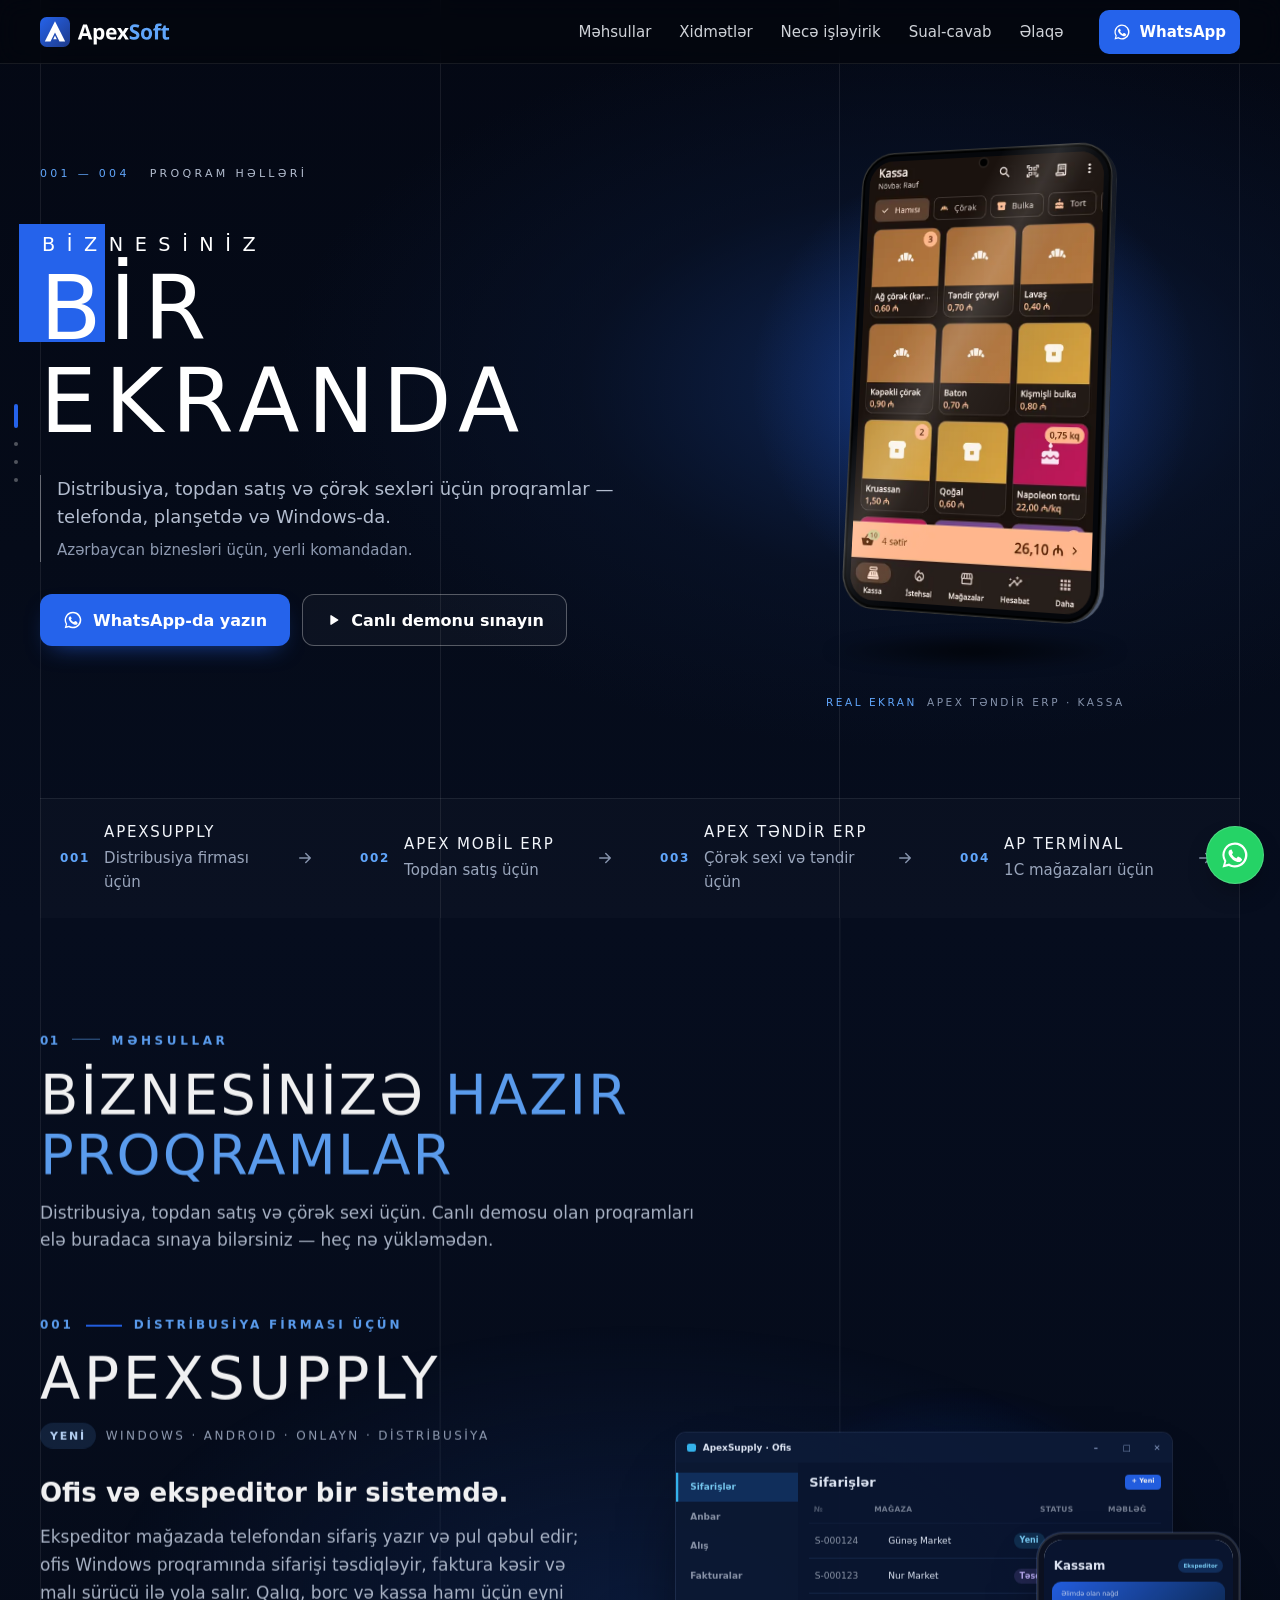
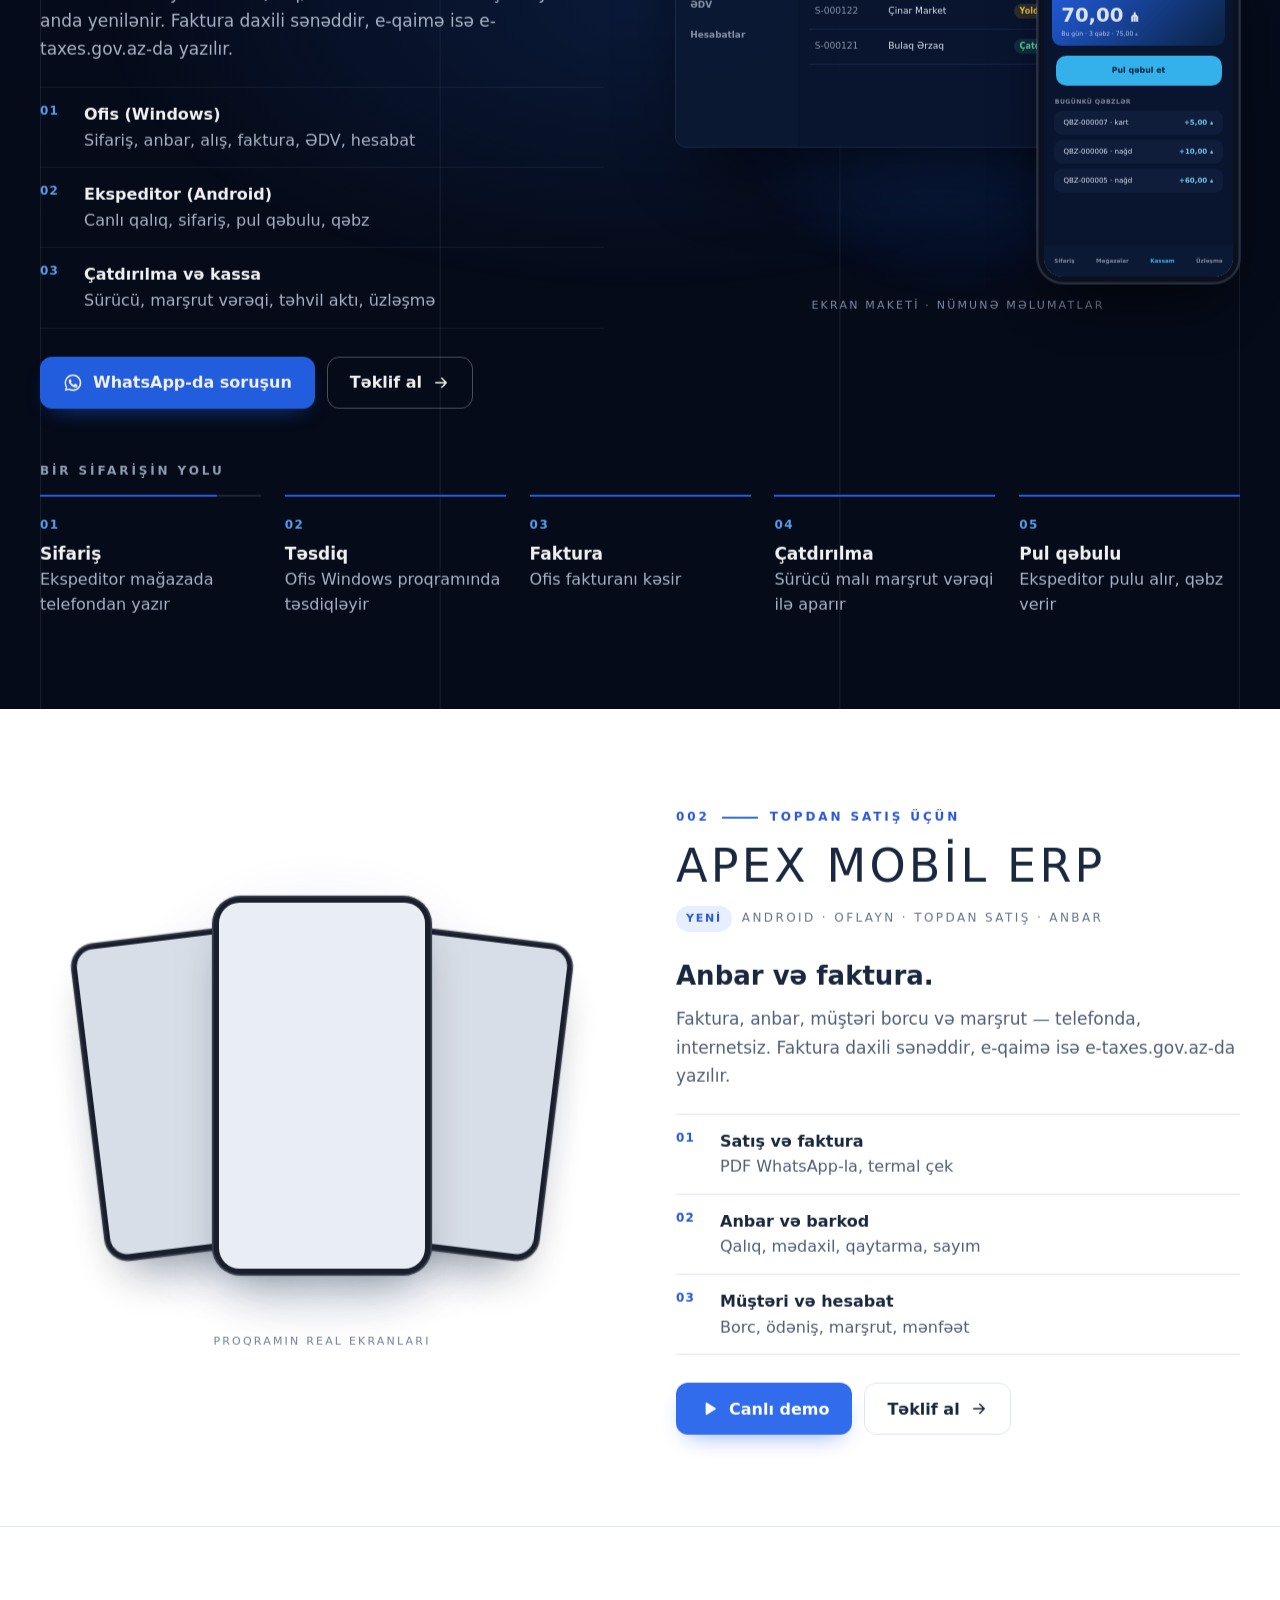
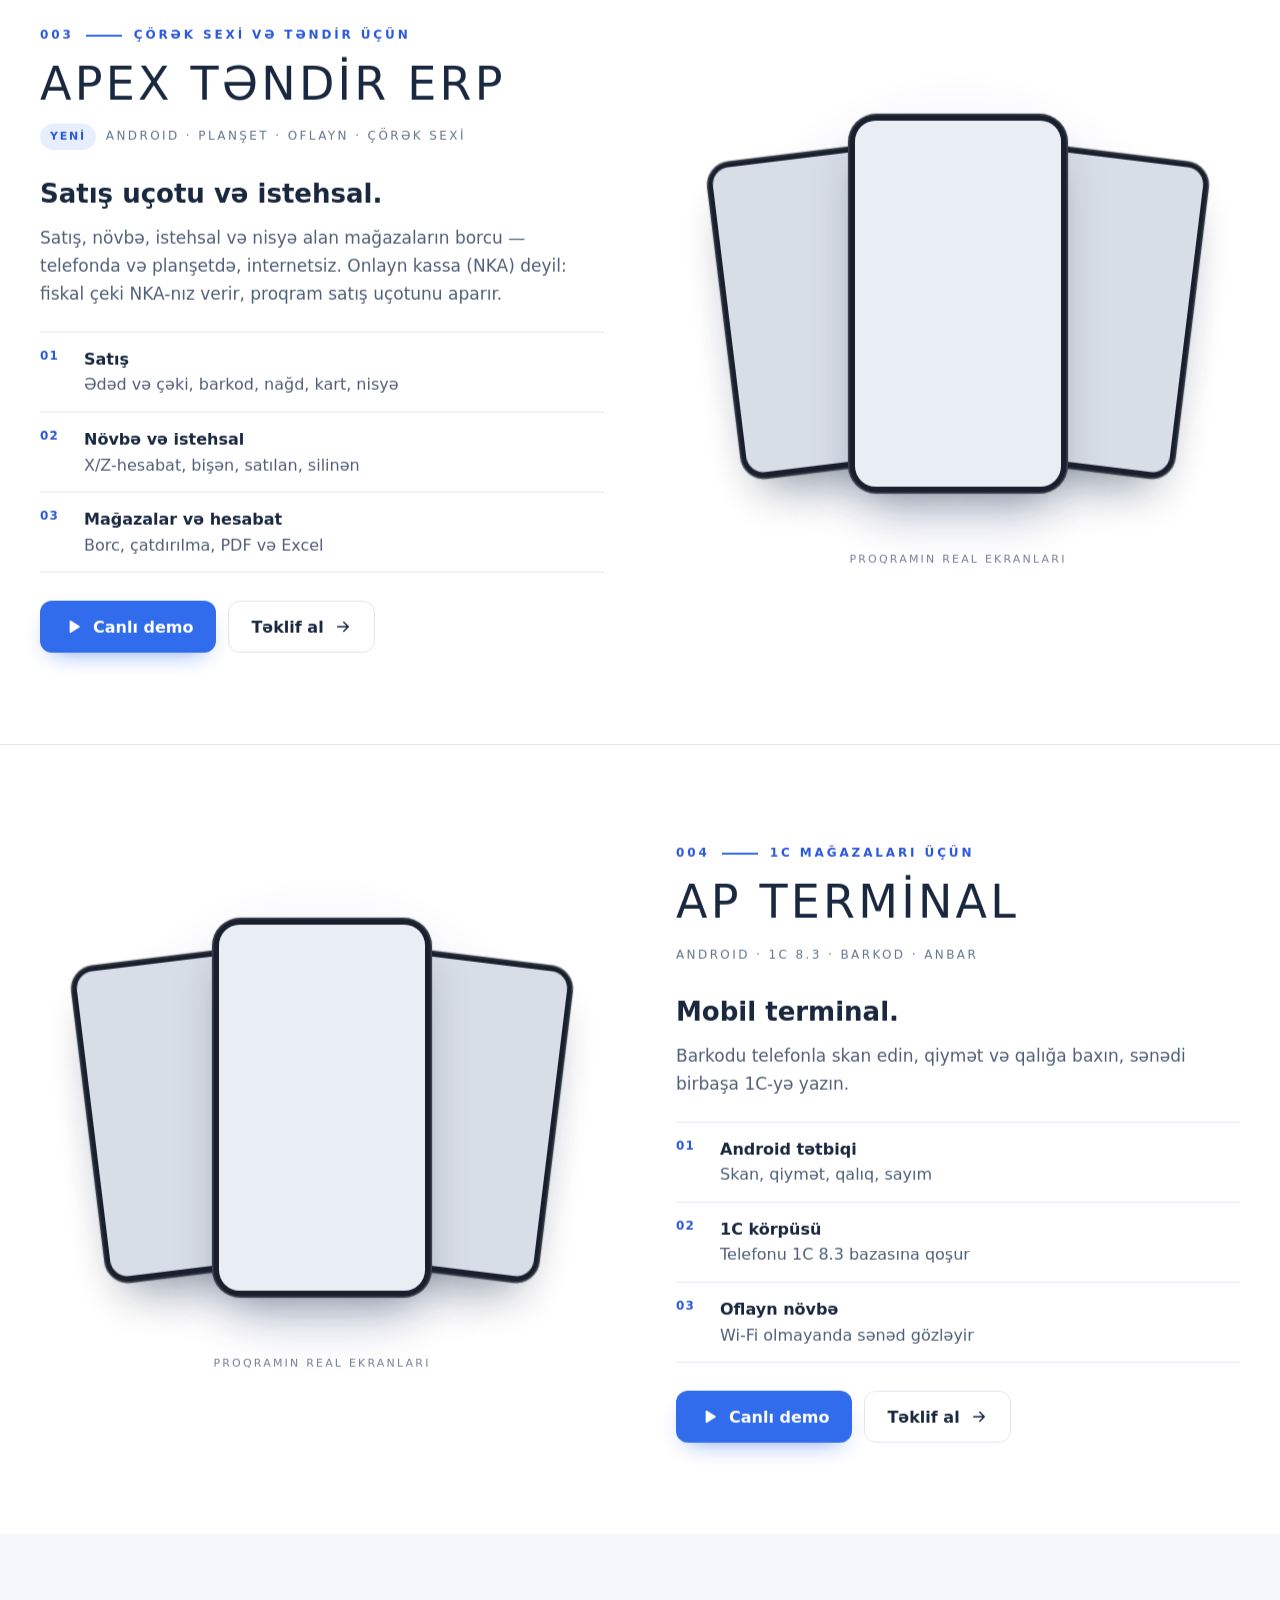
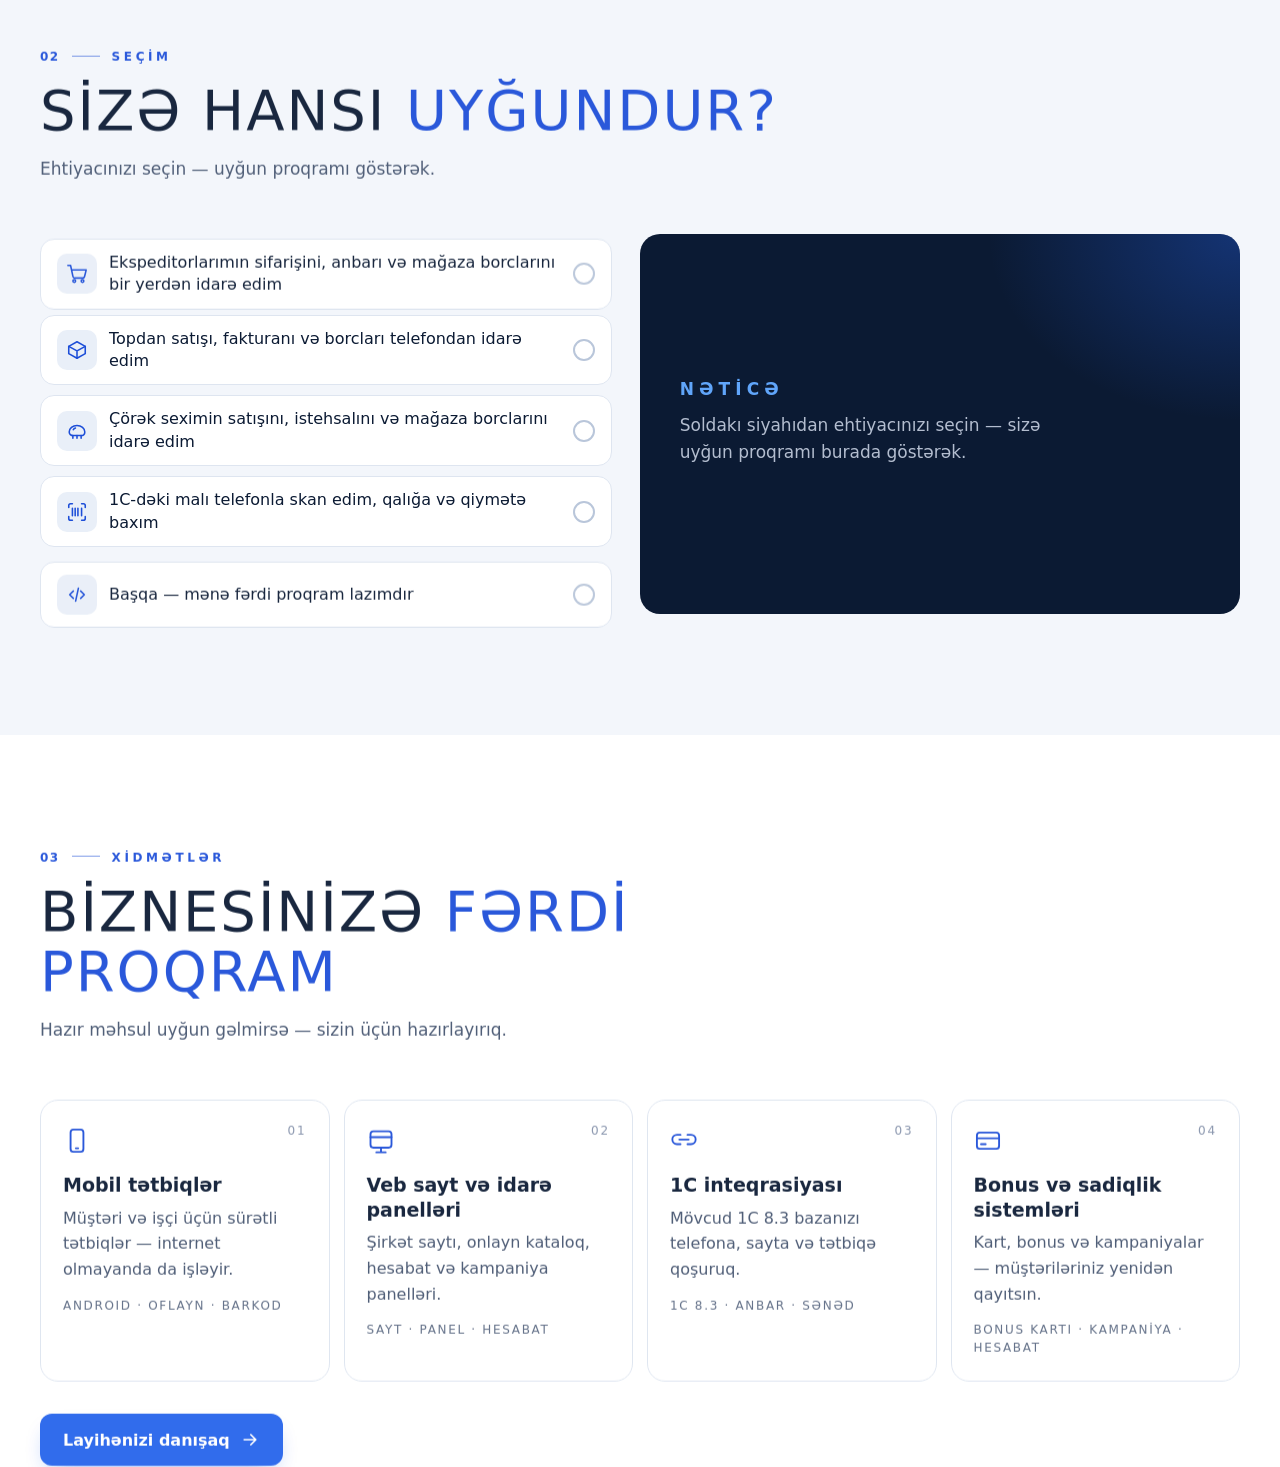
<file: index.html>
<!DOCTYPE html>
<html lang="az">
<head>
<meta charset="UTF-8">
<meta name="viewport" content="width=device-width, initial-scale=1.0, viewport-fit=cover">
<meta http-equiv="Content-Security-Policy" content="default-src 'self'; script-src 'self'; style-src 'self' https://fonts.googleapis.com; font-src https://fonts.gstatic.com; img-src 'self' data:; connect-src 'self' https://abacus.jasoncameron.dev; object-src 'none'; base-uri 'none'; form-action 'none'; frame-src 'self'; worker-src 'none'; upgrade-insecure-requests">
<meta name="referrer" content="strict-origin-when-cross-origin">
<meta name="theme-color" content="#050A16">
<title>ApexSoft — Biznesiniz üçün proqram həlləri</title>
<meta name="description" content="ApexSoft MMC — Azərbaycan biznesləri üçün proqram həlləri: distribusiya üçün ApexSupply, topdan satış üçün Apex Mobil ERP, çörək sexləri üçün Apex Təndir ERP. Mobil tətbiq, veb sayt və 1C inteqrasiyası.">
<link rel="canonical" href="https://apexsoft.az/">
<meta property="og:type" content="website">
<meta property="og:site_name" content="ApexSoft">
<meta property="og:locale" content="az_AZ">
<meta property="og:url" content="https://apexsoft.az/">
<meta property="og:title" content="ApexSoft — Biznesiniz üçün proqram həlləri">
<meta property="og:description" content="ApexSupply, Apex Mobil ERP, Apex Təndir ERP — distribusiya, topdan satış və çörək sexləri üçün proqramlar. Canlı demo, yerli dəstək.">
<meta property="og:image" content="https://apexsoft.az/og.png">
<meta property="og:image:width" content="1200">
<meta property="og:image:height" content="630">
<meta property="og:image:alt" content="ApexSoft — Biznesiniz bir ekranda: ApexSupply, Apex Mobil ERP, Apex Təndir ERP">
<meta name="twitter:image:alt" content="ApexSoft — Biznesiniz bir ekranda: ApexSupply, Apex Mobil ERP, Apex Təndir ERP">
<meta name="twitter:card" content="summary_large_image">
<meta name="twitter:title" content="ApexSoft — Biznesiniz üçün proqram həlləri">
<meta name="twitter:description" content="ApexSupply, Apex Mobil ERP, Apex Təndir ERP — distribusiya, topdan satış və çörək sexləri üçün proqramlar.">
<meta name="twitter:image" content="https://apexsoft.az/og.png">
<link rel="icon" href="/favicon.ico" sizes="any">
<link rel="icon" href="data:image/svg+xml,%3Csvg xmlns=%22http://www.w3.org/2000/svg%22 viewBox=%220 0 100 100%22%3E%3Cdefs%3E%3ClinearGradient id=%22f%22 x1=%220%22 y1=%220%22 x2=%221%22 y2=%221%22%3E%3Cstop offset=%220%22 stop-color=%22%232563EB%22/%3E%3Cstop offset=%221%22 stop-color=%22%231E3A8A%22/%3E%3C/linearGradient%3E%3C/defs%3E%3Crect width=%22100%22 height=%22100%22 rx=%2222%22 fill=%22url(%23f)%22/%3E%3Cpolygon fill=%22%23FFFFFF%22 points=%2250,14 84,82 65,82 50,52 35,82 16,82%22/%3E%3Cpolygon fill=%22%23FFFFFF%22 points=%2250,62 56,74 44,74%22/%3E%3C/svg%3E" type="image/svg+xml">
<link rel="apple-touch-icon" href="apple-touch-icon.png">
<link rel="preconnect" href="https://fonts.googleapis.com">
<link rel="preconnect" href="https://fonts.gstatic.com" crossorigin>
<!-- şrift ekranın ilk çəkilişini gözlətmir: app.js media="all" edir -->
<link rel="stylesheet" id="fontCss" href="https://fonts.googleapis.com/css2?family=Montserrat:wght@300;500;600&amp;display=swap" media="print">
<link rel="stylesheet" href="style.css?v=20">
<script src="config.js?v=3" defer></script>
<script src="products.js?v=15" defer></script>
<script src="app.js?v=20" defer></script>
<script type="application/ld+json">
{
  "@context": "https://schema.org",
  "@type": "Organization",
  "name": "ApexSoft MMC",
  "alternateName": "ApexSoft",
  "url": "https://apexsoft.az/",
  "logo": "https://apexsoft.az/logo.png",
  "telephone": "+994514111277",
  "areaServed": "AZ",
  "sameAs": ["https://instagram.com/apexsoft.az", "https://tiktok.com/@apexsoft.az"]
}
</script>
</head>
<body>

<a class="skip" href="#main">Məzmuna keç</a>

<!-- loqo (bir dəfə təyin olunur, hər yerdə <use> ilə) -->
<svg class="defs" width="0" height="0" aria-hidden="true" focusable="false">
  <defs>
    <linearGradient id="lgT" x1="0" y1="0" x2="1" y2="1"><stop offset="0" stop-color="#2563EB"/><stop offset="1" stop-color="#1E3A8A"/></linearGradient>
    <symbol id="mark" viewBox="0 0 100 100"><polygon points="50,14 84,82 65,82 50,52 35,82 16,82"/><polygon points="50,62 56,74 44,74"/></symbol>
    <symbol id="logo" viewBox="0 0 434.65 100">
      <rect width="100" height="100" rx="22" fill="url(#lgT)"/>
      <polygon fill="#FFFFFF" points="50,14 84,82 65,82 50,52 35,82 16,82"/><polygon fill="#FFFFFF" points="50,62 56,74 44,74"/>
      <path fill="currentColor" d="M162.9 75 159.3 63.1H141.1L137.4 75H126L143.6 24.8H156.6L174.3 75ZM153.1 42.6Q152.8 41.4 152.2 39.6Q151.6 37.7 151.1 35.9Q150.5 34 150.2 32.6Q149.8 34 149.2 36Q148.6 38.1 148.1 40Q147.6 41.8 147.3 42.6L143.7 54.2H156.7ZM200.2 36.1Q206.7 36.1 210.7 41.1Q214.7 46.1 214.7 55.8Q214.7 65.5 210.5 70.6Q206.4 75.7 199.9 75.7Q195.8 75.7 193.4 74.2Q190.9 72.7 189.4 70.8H188.8Q189.4 73.7 189.4 76.4V91.8H178.9V36.8H187.4L188.9 41.7H189.4Q190.9 39.4 193.5 37.7Q196.1 36.1 200.2 36.1ZM196.9 44.4Q192.8 44.4 191.2 46.9Q189.5 49.4 189.4 54.6V55.7Q189.4 61.3 191 64.3Q192.7 67.2 197 67.2Q200.6 67.2 202.3 64.3Q204 61.3 204 55.7Q204 44.4 196.9 44.4ZM238.2 36.1Q246.1 36.1 250.7 40.6Q255.3 45.1 255.3 53.4V58.5H230.7Q230.8 62.9 233.3 65.4Q235.8 67.9 240.2 67.9Q243.9 67.9 246.9 67.2Q249.9 66.5 253.2 64.9V73Q250.4 74.4 247.3 75Q244.1 75.7 239.7 75.7Q234 75.7 229.6 73.6Q225.2 71.4 222.6 67.1Q220.1 62.7 220.1 56.2Q220.1 49.4 222.4 45Q224.7 40.5 228.7 38.3Q232.8 36.1 238.2 36.1ZM238.3 43.5Q235.2 43.5 233.2 45.4Q231.3 47.4 230.9 51.5H245.5Q245.5 48 243.7 45.8Q242 43.5 238.3 43.5ZM269.4 55.5 257.1 36.8H268.9L276.4 48.9L283.8 36.8H295.7L283.2 55.5L296.2 75H284.4L276.4 61.9L268.3 75H256.5Z"/>
      <path d="M331.5 61.1Q331.5 67.8 326.7 71.7Q321.9 75.7 313.1 75.7Q305.2 75.7 299 72.7V62.8Q302.5 64.4 306.4 65.7Q310.2 66.9 314 66.9Q317.9 66.9 319.5 65.4Q321.2 63.9 321.2 61.6Q321.2 59.7 319.9 58.4Q318.6 57.1 316.4 55.9Q314.2 54.8 311.4 53.4Q309.7 52.6 307.7 51.4Q305.6 50.3 303.8 48.6Q301.9 46.8 300.7 44.4Q299.5 41.9 299.5 38.5Q299.5 31.8 304.1 28Q308.6 24.3 316.5 24.3Q320.4 24.3 323.9 25.2Q327.5 26.1 331.3 27.8L327.9 36.1Q324.5 34.7 321.7 33.9Q319 33.1 316.1 33.1Q313.1 33.1 311.5 34.5Q309.9 35.9 309.9 38.2Q309.9 40.8 312.3 42.4Q314.7 43.9 319.3 46.1Q323.2 48 325.9 49.9Q328.6 51.9 330.1 54.6Q331.5 57.2 331.5 61.1ZM373.7 55.8Q373.7 65.3 368.7 70.5Q363.7 75.7 355.1 75.7Q349.7 75.7 345.6 73.4Q341.4 71.1 339 66.6Q336.6 62.2 336.6 55.8Q336.6 46.3 341.6 41.2Q346.6 36.1 355.3 36.1Q360.7 36.1 364.8 38.4Q368.9 40.7 371.3 45.1Q373.7 49.4 373.7 55.8ZM347.3 55.8Q347.3 61.5 349.1 64.4Q351 67.3 355.2 67.3Q359.3 67.3 361.2 64.4Q363 61.5 363 55.8Q363 50.1 361.2 47.3Q359.3 44.5 355.1 44.5Q351 44.5 349.1 47.3Q347.3 50.1 347.3 55.8ZM402.6 44.6H393.6V75H383.1V44.6H377.4V39.6L383.1 36.8V34Q383.1 29.1 384.8 26.4Q386.4 23.7 389.5 22.5Q392.5 21.4 396.7 21.4Q399.7 21.4 402.2 21.9Q404.7 22.4 406.3 23L403.6 30.7Q402.4 30.3 401 30Q399.6 29.7 397.8 29.7Q395.6 29.7 394.6 31Q393.6 32.4 393.6 34.4V36.8H402.6ZM423.8 67.4Q425.6 67.4 427.2 67Q428.8 66.7 430.4 66.2V73.9Q428.7 74.6 426.2 75.2Q423.8 75.7 420.8 75.7Q417.4 75.7 414.7 74.6Q412 73.5 410.4 70.7Q408.8 67.9 408.8 63V44.6H403.9V40.2L409.6 36.7L412.6 28.6H419.3V36.8H430V44.6H419.3V63Q419.3 65.2 420.5 66.3Q421.8 67.4 423.8 67.4Z"/>
    </symbol>
    <symbol id="i-wa" viewBox="0 0 24 24"><path fill="currentColor" d="M12 2a10 10 0 0 0-8.6 15.1L2 22l5-1.3A10 10 0 1 0 12 2zm0 18.2c-1.6 0-3.1-.4-4.4-1.2l-.3-.2-3 .8.8-2.9-.2-.3A8.2 8.2 0 1 1 12 20.2zm4.5-6.1c-.2-.1-1.5-.7-1.7-.8-.2-.1-.4-.1-.6.1l-.8 1c-.1.2-.3.2-.5.1a6.7 6.7 0 0 1-3.3-2.9c-.2-.4.2-.4.7-1.3.1-.2 0-.3 0-.4l-.8-1.8c-.2-.5-.4-.4-.6-.4h-.5a1 1 0 0 0-.7.3 3 3 0 0 0-.9 2.2c0 1.3.9 2.6 1.1 2.8.1.2 1.9 2.9 4.6 4 1.7.7 2.4.8 3.2.6.5-.1 1.5-.6 1.7-1.2.2-.6.2-1.1.2-1.2-.1-.1-.3-.2-.5-.3z"/></symbol>
    <symbol id="i-play" viewBox="0 0 24 24"><path fill="currentColor" d="M8 5.6v12.8a1 1 0 0 0 1.53.85l10.1-6.4a1 1 0 0 0 0-1.7l-10.1-6.4A1 1 0 0 0 8 5.6z"/></symbol>
    <symbol id="i-arr" viewBox="0 0 24 24"><path fill="none" stroke="currentColor" stroke-width="2" stroke-linecap="round" stroke-linejoin="round" d="M5 12h14M13 6l6 6-6 6"/></symbol>
    <symbol id="i-x" viewBox="0 0 24 24"><path fill="none" stroke="currentColor" stroke-width="2" stroke-linecap="round" d="M6 6l12 12M18 6 6 18"/></symbol>
  </defs>
</svg>

<!-- ============ NAV ============ -->
<header class="nav" id="nav">
  <div class="wrap nav-in">
    <a class="brand" href="#main" aria-label="ApexSoft — yuxarı"><svg class="logo" viewBox="0 0 434.65 100" aria-hidden="true"><use href="#logo"/></svg></a>
    <nav class="nav-links" aria-label="Əsas menyu">
      <a href="#mehsullar">Məhsullar</a>
      <a href="#xidmetler">Xidmətlər</a>
      <a href="#proses">Necə işləyirik</a>
      <a href="#sual">Sual-cavab</a>
      <a href="#elaqe">Əlaqə</a>
    </nav>
    <a class="nav-wa" data-wa href="https://wa.me/994514111277" target="_blank" rel="noopener"><svg aria-hidden="true"><use href="#i-wa"/></svg><span>WhatsApp</span></a>
    <button class="burger" id="burger" type="button" aria-label="Menyu" aria-expanded="false" aria-controls="mnav"><span></span><span></span></button>
  </div>
  <div class="mnav" id="mnav" hidden>
    <div class="wrap">
      <a href="#mehsullar">Məhsullar</a>
      <a href="#uygun">Sizə hansı uyğundur?</a>
      <a href="#xidmetler">Xidmətlər</a>
      <a href="#proses">Necə işləyirik</a>
      <a href="#sual">Sual-cavab</a>
      <a href="#elaqe">Əlaqə</a>
    </div>
  </div>
</header>

<main id="main">

  <!-- ============ HERO (tünd) ============ -->
  <section class="hero" aria-labelledby="heroTitle" data-dark>
    <div class="hero-grid" aria-hidden="true"></div>
    <div class="hero-ticks" aria-hidden="true"><i class="on"></i><i></i><i></i><i></i></div>
    <div class="wrap hero-in">
      <div class="hero-txt">
        <p class="hero-meta" aria-hidden="true"><span>001 — 004</span><span>Proqram həlləri</span></p>
        <h1 class="hero-h" id="heroTitle">
          <span class="hb" aria-hidden="true"></span><span class="hk">Biznesiniz</span>
          <span class="hw">bir</span>
          <span class="hw">ekranda</span>
        </h1>
        <p class="hero-lead">Distribusiya, topdan satış və çörək sexləri üçün proqramlar — telefonda, planşetdə və Windows-da. <span>Azərbaycan biznesləri üçün, yerli komandadan.</span></p>
        <div class="hero-cta">
          <a class="btn btn-blue" data-wa href="https://wa.me/994514111277" target="_blank" rel="noopener"><svg aria-hidden="true"><use href="#i-wa"/></svg>WhatsApp-da yazın</a>
          <a class="btn btn-line" href="#mehsullar" data-live=""><svg aria-hidden="true"><use href="#i-play"/></svg>Canlı demonu sınayın</a>
        </div>
      </div>

      <figure class="hero-dev" id="heroDev">
        <div class="p3-glow" aria-hidden="true"></div>
        <div class="p3-stage">
          <div class="p3" id="p3">
            <i class="p3-back"></i><i class="p3-s s6"></i><i class="p3-s s5"></i><i class="p3-s s4"></i><i class="p3-s s3"></i><i class="p3-s s2"></i><i class="p3-s s1"></i>
            <div class="p3-front">
              <div class="p3-scr" id="p3scr">
                <img src="img/hero-tendir-tund-400.webp" srcset="img/hero-tendir-tund-400.webp 400w, img/hero-tendir-tund-640.webp 640w" sizes="(min-width: 1024px) 290px, 210px" width="400" height="711" alt="Apex Təndir ERP proqramının kassa ekranı: çörək növləri, qiymətlər və səbət" fetchpriority="high" decoding="async">
              </div>
              <i class="p3-gl"></i><i class="p3-cam"></i>
            </div>
          </div>
        </div>
        <i class="p3-shadow" aria-hidden="true"></i>
        <div class="co" id="co" aria-hidden="true"></div>
        <figcaption class="hero-cap"><span>Real ekran</span>Apex Təndir ERP · kassa</figcaption>
      </figure>
    </div>

    <nav class="wrap hero-prods" id="heroProds" aria-label="Məhsullarımız"></nav>
  </section>

  <!-- ============ MƏHSULLAR — products.js-dən ============ -->
  <!-- başlıq və flaqman (ApexSupply) hero-nun tünd zonasının davamıdır; digər məhsullar açıq fonda -->
  <section class="sec prods" id="mehsullar" aria-labelledby="prodTitle">
    <div class="hero-grid" aria-hidden="true"></div>
    <div class="wrap prods-top" data-dark>
      <header class="sh rv">
        <p class="kick"><b>01</b>Məhsullar</p>
        <h2 id="prodTitle">Biznesinizə <span class="blue">hazır proqramlar</span></h2>
        <p class="sub">Distribusiya, topdan satış və çörək sexi üçün. Canlı demosu olan proqramları elə buradaca sınaya bilərsiniz — heç nə yükləmədən.</p>
      </header>
    </div>
    <div id="prodList"></div>
  </section>

  <!-- ============ SİZƏ HANSI UYĞUNDUR — products.js-dəki "need" sahəsindən ============ -->
  <section class="sec tint" id="uygun" aria-labelledby="fdTitle">
    <div class="wrap">
      <header class="sh rv">
        <p class="kick"><b>02</b>Seçim</p>
        <h2 id="fdTitle">Sizə hansı <span class="blue">uyğundur?</span></h2>
        <p class="sub">Ehtiyacınızı seçin — uyğun proqramı göstərək.</p>
      </header>
      <div class="fd">
        <div class="fd-opts" id="fdOpts" role="radiogroup" aria-label="Ehtiyacınız"></div>
        <div class="fd-out" id="fdOut" aria-live="polite"></div>
      </div>
    </div>
  </section>

  <!-- ============ XİDMƏTLƏR ============ -->
  <section class="sec" id="xidmetler" aria-labelledby="svcTitle">
    <div class="wrap">
      <header class="sh rv">
        <p class="kick"><b>03</b>Xidmətlər</p>
        <h2 id="svcTitle">Biznesinizə <span class="blue">fərdi proqram</span></h2>
        <p class="sub">Hazır məhsul uyğun gəlmirsə — sizin üçün hazırlayırıq.</p>
      </header>
      <div class="svcs">
        <article class="svc rv">
          <span class="svc-n" aria-hidden="true">01</span>
          <svg class="ic" viewBox="0 0 24 24" aria-hidden="true"><rect x="6.5" y="2.5" width="11" height="19" rx="2.5"/><path d="M11 18.5h2"/></svg>
          <h3>Mobil tətbiqlər</h3>
          <p>Müştəri və işçi üçün sürətli tətbiqlər — internet olmayanda da işləyir.</p>
          <p class="mini"><span lang="en">Android</span> · Oflayn · Barkod</p>
        </article>
        <article class="svc rv">
          <span class="svc-n" aria-hidden="true">02</span>
          <svg class="ic" viewBox="0 0 24 24" aria-hidden="true"><rect x="3" y="4" width="18" height="14" rx="2.5"/><path d="M3 9h18M8 22h8M12 18v4"/></svg>
          <h3>Veb sayt və idarə panelləri</h3>
          <p>Şirkət saytı, onlayn kataloq, hesabat və kampaniya panelləri.</p>
          <p class="mini">Sayt · Panel · Hesabat</p>
        </article>
        <article class="svc rv">
          <span class="svc-n" aria-hidden="true">03</span>
          <svg class="ic" viewBox="0 0 24 24" aria-hidden="true"><path d="M9 7H6a4 4 0 0 0 0 8h3M15 7h3a4 4 0 0 1 0 8h-3M8 11h8"/></svg>
          <h3>1C inteqrasiyası</h3>
          <p>Mövcud 1C 8.3 bazanızı telefona, sayta və tətbiqə qoşuruq.</p>
          <p class="mini">1C 8.3 · Anbar · Sənəd</p>
        </article>
        <article class="svc rv">
          <span class="svc-n" aria-hidden="true">04</span>
          <svg class="ic" viewBox="0 0 24 24" aria-hidden="true"><rect x="2.5" y="5" width="19" height="14" rx="2.5"/><path d="M2.5 10h19M6 15h4"/></svg>
          <h3>Bonus və sadiqlik sistemləri</h3>
          <p>Kart, bonus və kampaniyalar — müştəriləriniz yenidən qayıtsın.</p>
          <p class="mini">Bonus kartı · Kampaniya · Hesabat</p>
        </article>
      </div>
      <div class="sec-cta rv">
        <button class="btn btn-blue" type="button" data-demo="xidmetler">Layihənizi danışaq<svg aria-hidden="true"><use href="#i-arr"/></svg></button>
      </div>
    </div>
  </section>

  <!-- ============ LAYİHƏLƏRİMİZ — products.js-dəki group:'layihe' ============ -->
  <section class="sec tint lay-sec" id="layiheler" aria-labelledby="layTitle">
    <div class="wrap">
      <header class="sh sh-row rv">
        <p class="kick"><b>04</b>Layihələrimiz</p>
        <h2 id="layTitle">Hazırladığımız <span class="blue">digər sistemlər</span></h2>
      </header>
      <div class="lays" id="layList"></div>
    </div>
  </section>

  <!-- ============ NECƏ İŞLƏYİRİK ============ -->
  <section class="sec" id="proses" aria-labelledby="stepTitle">
    <div class="wrap">
      <header class="sh rv">
        <p class="kick"><b>05</b>Proses</p>
        <h2 id="stepTitle">Necə <span class="blue">işləyirik</span></h2>
        <p class="sub">İlk zəngdən işləyən proqrama qədər — dörd addım.</p>
      </header>
      <ol class="steps">
        <li class="step rv"><span class="step-n">01</span><h3>Tanışlıq</h3><p>Biznesinizi dinləyirik: nə lazımdır, necə işləyirsiniz.</p></li>
        <li class="step rv"><span class="step-n">02</span><h3>Quraşdırma</h3><p>Proqramı qurub işinizə uyğun sazlayırıq.</p></li>
        <li class="step rv"><span class="step-n">03</span><h3>Təlim</h3><p>İşçilərinizə özümüz göstəririk, suallarını cavablandırırıq.</p></li>
        <li class="step rv"><span class="step-n">04</span><h3>Dəstək</h3><p>Telefonla və yerində, öz dilinizdə yanınızdayıq.</p></li>
      </ol>
    </div>
  </section>

  <!-- ============ NİYƏ APEXSOFT (tünd zolaq) ============ -->
  <section class="band" id="ustunluk" aria-labelledby="whyTitle" data-dark>
    <div class="band-grid" aria-hidden="true"></div>
    <div class="wrap">
      <header class="sh sh-d rv">
        <p class="kick"><b>06</b>Niyə biz</p>
        <h2 id="whyTitle">Niyə <span class="sky">ApexSoft?</span></h2>
      </header>
      <div class="feats">
        <div class="feat rv">
          <svg class="ic" viewBox="0 0 24 24" aria-hidden="true"><path d="M13 2 4.5 13.5H11L9.5 22 19 10h-6.5L13 2z"/></svg>
          <h3>Sürətli quraşdırma</h3>
          <p>Adətən bir gündə qurub sazlayırıq — tezliklə işə başlayırsınız.</p>
        </div>
        <div class="feat rv">
          <svg class="ic" viewBox="0 0 24 24" aria-hidden="true"><path d="M4 13a8 8 0 0 1 16 0"/><rect x="2.5" y="13" width="4.5" height="7" rx="2"/><rect x="17" y="13" width="4.5" height="7" rx="2"/><path d="M20 20v1a2 2 0 0 1-2 2h-4"/></svg>
          <h3>Yerli dəstək</h3>
          <p>Öz dilinizdə, telefonla və yerində.</p>
        </div>
        <div class="feat rv">
          <svg class="ic" viewBox="0 0 24 24" aria-hidden="true"><rect x="3" y="4" width="18" height="14" rx="2.5"/><path d="M3 9h18M8 22h8M12 18v4"/></svg>
          <h3>Sadə interfeys</h3>
          <p>Böyük düymələr, aydın ekranlar — işçiləriniz tez öyrənir.</p>
        </div>
        <div class="feat rv">
          <svg class="ic" viewBox="0 0 24 24" aria-hidden="true"><path d="M2 8.5a15 15 0 0 1 20 0M5.5 12a10 10 0 0 1 13 0M9 15.5a5 5 0 0 1 6 0"/><circle cx="12" cy="19" r="1.2"/><path d="M3 3l18 18"/></svg>
          <h3>İnternetsiz iş</h3>
          <p>Apex Mobil ERP və Apex Təndir ERP internet olmadan da işləyir.</p>
        </div>
      </div>
    </div>
  </section>

  <!-- ============ TEZLİKLƏ — products.js-dəki status:'soon' ============ -->
  <div id="tezlikle"></div>

  <!-- ============ SUAL-CAVAB ============ -->
  <section class="sec" id="sual" aria-labelledby="faqTitle">
    <div class="wrap faq-wrap">
      <header class="sh rv">
        <p class="kick"><b>07</b>Sual-cavab</p>
        <h2 id="faqTitle">Tez-tez verilən <span class="blue">suallar</span></h2>
        <p class="sub">Cavabını tapmadınız? <a href="#elaqe">Bizə yazın.</a></p>
      </header>
      <div class="faq">
        <details class="qa">
          <summary>Almadan əvvəl sınaya bilərəm?</summary>
          <div class="qa-a"><p>Bəli. Apex Mobil ERP və Apex Təndir ERP-nin canlı demosu saytdadır — məhsulun yanındakı «Canlı demo» düyməsini basın və nümunə məlumatlarla dərhal sınayın. Heç nə yükləmək lazım deyil. ApexSupply-ı görmək üçün WhatsApp-da yazın.</p></div>
        </details>
        <details class="qa">
          <summary>Quraşdırma nə qədər vaxt aparır?</summary>
          <div class="qa-a"><p>Adətən bir gün. Proqramı quraşdırıb işinizə uyğun sazlayırıq, işçilərinizə göstəririk.</p></div>
        </details>
        <details class="qa">
          <summary>İnternet olmayanda işləyir?</summary>
          <div class="qa-a"><p>Apex Mobil ERP və Apex Təndir ERP internetsiz işləyir. ApexSupply onlayn işləyir — qalıq, borc və kassa ofis və ekspeditorlar üçün eyni anda yenilənir.</p></div>
        </details>
        <details class="qa">
          <summary>Hansı cihazlarda işləyir?</summary>
          <div class="qa-a"><p>Apex Mobil ERP Android telefonda işləyir. Apex Təndir ERP telefonda və planşetdə işləyir. ApexSupply-da ofis Windows proqramında, ekspeditor isə Android telefonda işləyir. Ayrıca bahalı barkod terminalı (TSD) almaq lazım deyil.</p></div>
        </details>
        <details class="qa">
          <summary>Proqramlarınız onlayn kassanı (NKA) və ya e-qaiməni əvəz edirmi?</summary>
          <div class="qa-a"><p>Xeyr. Proqramlarımız onlayn kassa (NKA) və ya e-qaimə sistemi deyil. Apex Təndir ERP onlayn kassa (NKA) deyil: fiskal çeki NKA-nız verir, proqram satış uçotunu aparır. Apex Mobil ERP və ApexSupply-da kəsilən fakturaya gəlincə: Faktura daxili sənəddir, e-qaimə isə e-taxes.gov.az-da yazılır. Vergi öhdəlikləri satıcının özünə aiddir, dəqiq qaydanı mühasibinizdən soruşun.</p></div>
        </details>
        <details class="qa">
          <summary>1C ilə işləyir?</summary>
          <div class="qa-a"><p>Mövcud 1C 8.3 bazanızı telefona, sayta və tətbiqə qoşa bilərik — bu, fərdi xidmətimizdir. Nümunələrə «Layihələrimiz» bölməsində baxın.</p></div>
        </details>
        <details class="qa">
          <summary>İşçilərimiz öyrənə biləcəkmi?</summary>
          <div class="qa-a"><p>Bəli. İnterfeys sadədir. Quraşdırmadan sonra işçilərinizə özümüz göstəririk.</p></div>
        </details>
        <details class="qa">
          <summary>Qiymət neçəyədir?</summary>
          <div class="qa-a"><p>Qiymət biznesinizin ölçüsündən — filial və cihaz sayından asılıdır. Bizə yazın, sizə uyğun təklif hazırlayaq.</p></div>
        </details>
        <details class="qa">
          <summary>Bizə xüsusi proqram hazırlaya bilərsiniz?</summary>
          <div class="qa-a"><p>Bəli. Hazır məhsullarımız uyğun gəlmirsə, ehtiyacınıza uyğun tətbiq, sayt və ya idarə paneli hazırlayırıq.</p></div>
        </details>
      </div>
    </div>
  </section>

  <!-- ============ ƏLAQƏ ============ -->
  <section class="sec tint" id="elaqe" aria-labelledby="ctTitle">
    <div class="wrap">
      <header class="sh rv">
        <p class="kick"><b>08</b>Əlaqə</p>
        <h2 id="ctTitle">Bizimlə <span class="blue">danışın</span></h2>
        <p class="sub">Ən tez yol — WhatsApp. Və ya sorğunu doldurun, sizinlə əlaqə saxlayaq.</p>
      </header>
      <div class="ct">
        <div class="ct-wa rv">
          <div class="band-grid" aria-hidden="true"></div>
          <p class="ct-k">Demo, qiymət və ya fərdi layihə</p>
          <h3>WhatsApp-da yazın</h3>
          <p class="ct-num" id="ctNum">+994 51 411 12 77</p>
          <a class="btn btn-blue btn-big" data-wa href="https://wa.me/994514111277" target="_blank" rel="noopener"><svg aria-hidden="true"><use href="#i-wa"/></svg>WhatsApp-da yazın</a>
          <ul class="ct-links" id="ctLinks"></ul>
        </div>
        <div class="ct-form card rv" id="contactForm">
          <h3>Sorğu göndərin</h3>
          <p>Məlumatları yazın — WhatsApp hazır mətnlə açılacaq, yalnız «Göndər»i basın.</p>
        </div>
      </div>
    </div>
  </section>

</main>

<!-- ============ ALT ============ -->
<footer class="foot" data-dark>
  <div class="wrap foot-grid">
    <div class="f-brand">
      <a class="brand" href="#main" aria-label="ApexSoft — yuxarı"><svg class="logo" viewBox="0 0 434.65 100" aria-hidden="true"><use href="#logo"/></svg></a>
      <p>Azərbaycan biznesləri üçün proqram həlləri — yerli komandadan.</p>
    </div>
    <div class="f-col">
      <h2>Məhsullar</h2>
      <ul id="footProd"></ul>
    </div>
    <div class="f-col">
      <h2>Şirkət</h2>
      <ul>
        <li><a href="#xidmetler">Xidmətlər</a></li>
        <li><a href="#layiheler">Layihələrimiz</a></li>
        <li><a href="#proses">Necə işləyirik</a></li>
        <li><a href="#sual">Sual-cavab</a></li>
      </ul>
    </div>
    <div class="f-col">
      <h2>Əlaqə</h2>
      <ul id="footContact">
        <li><a href="https://instagram.com/apexsoft.az" target="_blank" rel="noopener">Instagram</a></li>
        <li><a href="https://tiktok.com/@apexsoft.az" target="_blank" rel="noopener">TikTok</a></li>
      </ul>
    </div>
  </div>
  <div class="wrap foot-legal">
    <span>© <span id="year">2026</span> ApexSoft MMC</span>
    <nav class="f-priv" aria-label="Məxfilik siyasəti">
      <a href="/mobil-erp/mexfilik/">Apex Mobil ERP — məxfilik siyasəti</a>
      <a href="/tendir/mexfilik/">Apex Təndir ERP — məxfilik siyasəti</a>
    </nav>
  </div>
</footer>

<!-- ============ TƏKLİF PƏNCƏRƏSİ ============ -->
<dialog class="modal" id="demo" aria-labelledby="demoTitle">
  <div class="m-in">
    <button class="m-x" type="button" data-close aria-label="Bağla"><svg aria-hidden="true"><use href="#i-x"/></svg></button>
    <p class="kick">Sorğu</p>
    <h2 id="demoTitle">Təklif <span class="blue">alın</span></h2>
    <p class="m-sub">Məlumatları yazın — qiyməti hesablayıb sizinlə əlaqə saxlayaq.</p>
    <div id="demoForm"></div>
  </div>
</dialog>

<!-- ============ CANLI DEMO — products.js-dəki "demo" sahəsindən ============ -->
<dialog class="dv" id="dv" aria-labelledby="dvTitle">
  <div class="dv-in">
    <div class="dv-top">
      <div class="dv-tabs" id="dvTabs" role="tablist" aria-label="Məhsul seçin"></div>
      <button class="m-x" type="button" data-dv-close aria-label="Bağla"><svg aria-hidden="true"><use href="#i-x"/></svg></button>
    </div>
    <div class="dv-body">
      <div class="dv-phone"><div class="dv-screen" id="dvScreen"><span class="dv-wait" aria-hidden="true"></span></div></div>
      <div class="dv-info" id="dvInfo"><h2 id="dvTitle">Canlı demo</h2></div>
    </div>
  </div>
</dialog>

<!-- ============ WHATSAPP DÜYMƏSİ ============ -->
<a class="wa-fab" id="waFab" data-wa href="https://wa.me/994514111277" target="_blank" rel="noopener" aria-label="WhatsApp-da yazın"><svg aria-hidden="true"><use href="#i-wa"/></svg></a>

</body>
</html>
</file>
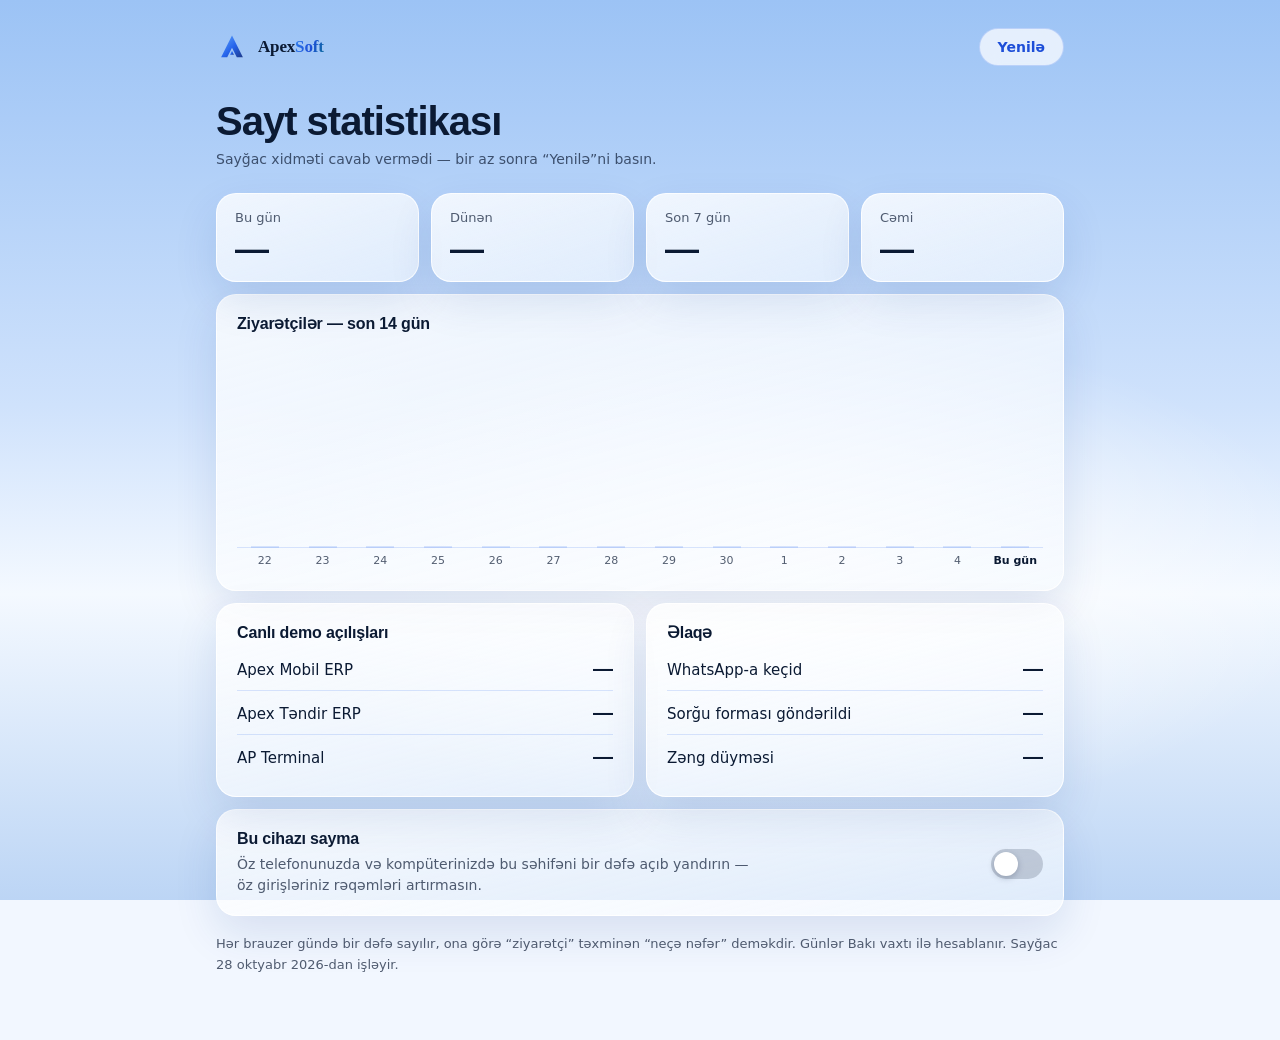
<file: stat/index.html>
<!DOCTYPE html>
<html lang="az">
<head>
<meta charset="UTF-8">
<meta name="viewport" content="width=device-width, initial-scale=1.0, viewport-fit=cover">
<meta http-equiv="Content-Security-Policy" content="default-src 'self'; script-src 'self'; style-src 'self' https://fonts.googleapis.com; font-src https://fonts.gstatic.com; img-src 'self' data:; connect-src https://abacus.jasoncameron.dev; object-src 'none'; base-uri 'none'; form-action 'none'; frame-src 'none'">
<meta name="robots" content="noindex, nofollow">
<meta name="referrer" content="no-referrer">
<meta name="theme-color" content="#F2F7FF">
<title>Statistika — ApexSoft</title>
<link rel="icon" href="/favicon.ico" sizes="any">
<link rel="icon" href="data:image/svg+xml,%3Csvg xmlns=%22http://www.w3.org/2000/svg%22 viewBox=%220 0 100 100%22%3E%3Cdefs%3E%3ClinearGradient id=%22f%22 x1=%220%22 y1=%220%22 x2=%221%22 y2=%221%22%3E%3Cstop offset=%220%22 stop-color=%22%232563EB%22/%3E%3Cstop offset=%221%22 stop-color=%22%231E3A8A%22/%3E%3C/linearGradient%3E%3C/defs%3E%3Crect x=%220%22 y=%220%22 width=%22100%22 height=%22100%22 rx=%2222%22 fill=%22url(%23f)%22/%3E%3Cg transform=%22translate(0 0) scale(1)%22%3E%3Cpolygon fill=%22%23FFFFFF%22 points=%2250,14 84,82 65,82 50,52 35,82 16,82%22/%3E%3Cpolygon fill=%22%23FFFFFF%22 points=%2250,62 56,74 44,74%22/%3E%3C/g%3E%3C/svg%3E" type="image/svg+xml">
<link rel="preconnect" href="https://fonts.googleapis.com">
<link rel="preconnect" href="https://fonts.gstatic.com" crossorigin>
<link href="https://fonts.googleapis.com/css2?family=Montserrat:wght@300;400;700;800&family=Inter:wght@400;500;600;700&display=swap" rel="stylesheet">
<!-- köhnə saytın əsas stili (yeni dizayn /style.css-i dəyişdi; statistika səhifəsi öz nüsxəsi ilə qalır) -->
<link rel="stylesheet" href="base.css?v=8">
<link rel="stylesheet" href="stat.css?v=1">
</head>
<body>
<div class="bgfx" aria-hidden="true"></div>
<main class="st">
  <header class="st-top">
    <a class="mark" href="/">
      <svg viewBox="0 0 100 100" fill="none" aria-hidden="true">
        <defs><linearGradient id="lg" x1="0%" y1="0%" x2="100%" y2="100%"><stop offset="0%" stop-color="#60A5FA"/><stop offset="55%" stop-color="#2563EB"/><stop offset="100%" stop-color="#1E3A8A"/></linearGradient></defs>
        <polygon points="50,14 84,82 65,82 50,52 35,82 16,82" fill="url(#lg)"/><polygon points="50,62 56,74 44,74" fill="url(#lg)"/>
      </svg>
      <span>Apex<b class="acc">Soft</b></span>
    </a>
    <button class="btn btn-ghost st-ref" id="refresh" type="button">Yenilə</button>
  </header>

  <h1>Sayt statistikası</h1>
  <p class="st-sub" id="upd" aria-live="polite">Yüklənir…</p>

  <section class="st-kpis" aria-label="Ziyarətçilər">
    <div class="st-k"><span>Bu gün</span><b id="kToday">—</b></div>
    <div class="st-k"><span>Dünən</span><b id="kYest">—</b></div>
    <div class="st-k"><span>Son 7 gün</span><b id="kWeek">—</b></div>
    <div class="st-k"><span>Cəmi</span><b id="kAll">—</b></div>
  </section>

  <section class="st-card">
    <h2>Ziyarətçilər — son 14 gün</h2>
    <div class="st-chart">
      <div class="st-bars" id="bars" role="list"></div>
      <div class="st-tip" id="tip" hidden></div>
    </div>
  </section>

  <div class="st-grid">
    <section class="st-card">
      <h2>Canlı demo açılışları</h2>
      <ul class="st-list" id="demos"></ul>
    </section>
    <section class="st-card">
      <h2>Əlaqə</h2>
      <ul class="st-list" id="contact"></ul>
    </section>
  </div>

  <section class="st-card st-me">
    <div>
      <h2>Bu cihazı sayma</h2>
      <p>Öz telefonunuzda və kompüterinizdə bu səhifəni bir dəfə açıb yandırın — öz girişləriniz rəqəmləri artırmasın.</p>
    </div>
    <button class="st-sw" id="me" type="button" role="switch" aria-checked="false" aria-label="Bu cihazı sayma"><i></i></button>
  </section>

  <p class="st-note">Hər brauzer gündə bir dəfə sayılır, ona görə “ziyarətçi” təxminən “neçə nəfər” deməkdir. Günlər Bakı vaxtı ilə hesablanır. Sayğac 28 oktyabr 2026-dan işləyir.</p>
</main>
<script src="/products.js?v=10"></script>
<script src="stat.js?v=1"></script>
</body>
</html>
</file>
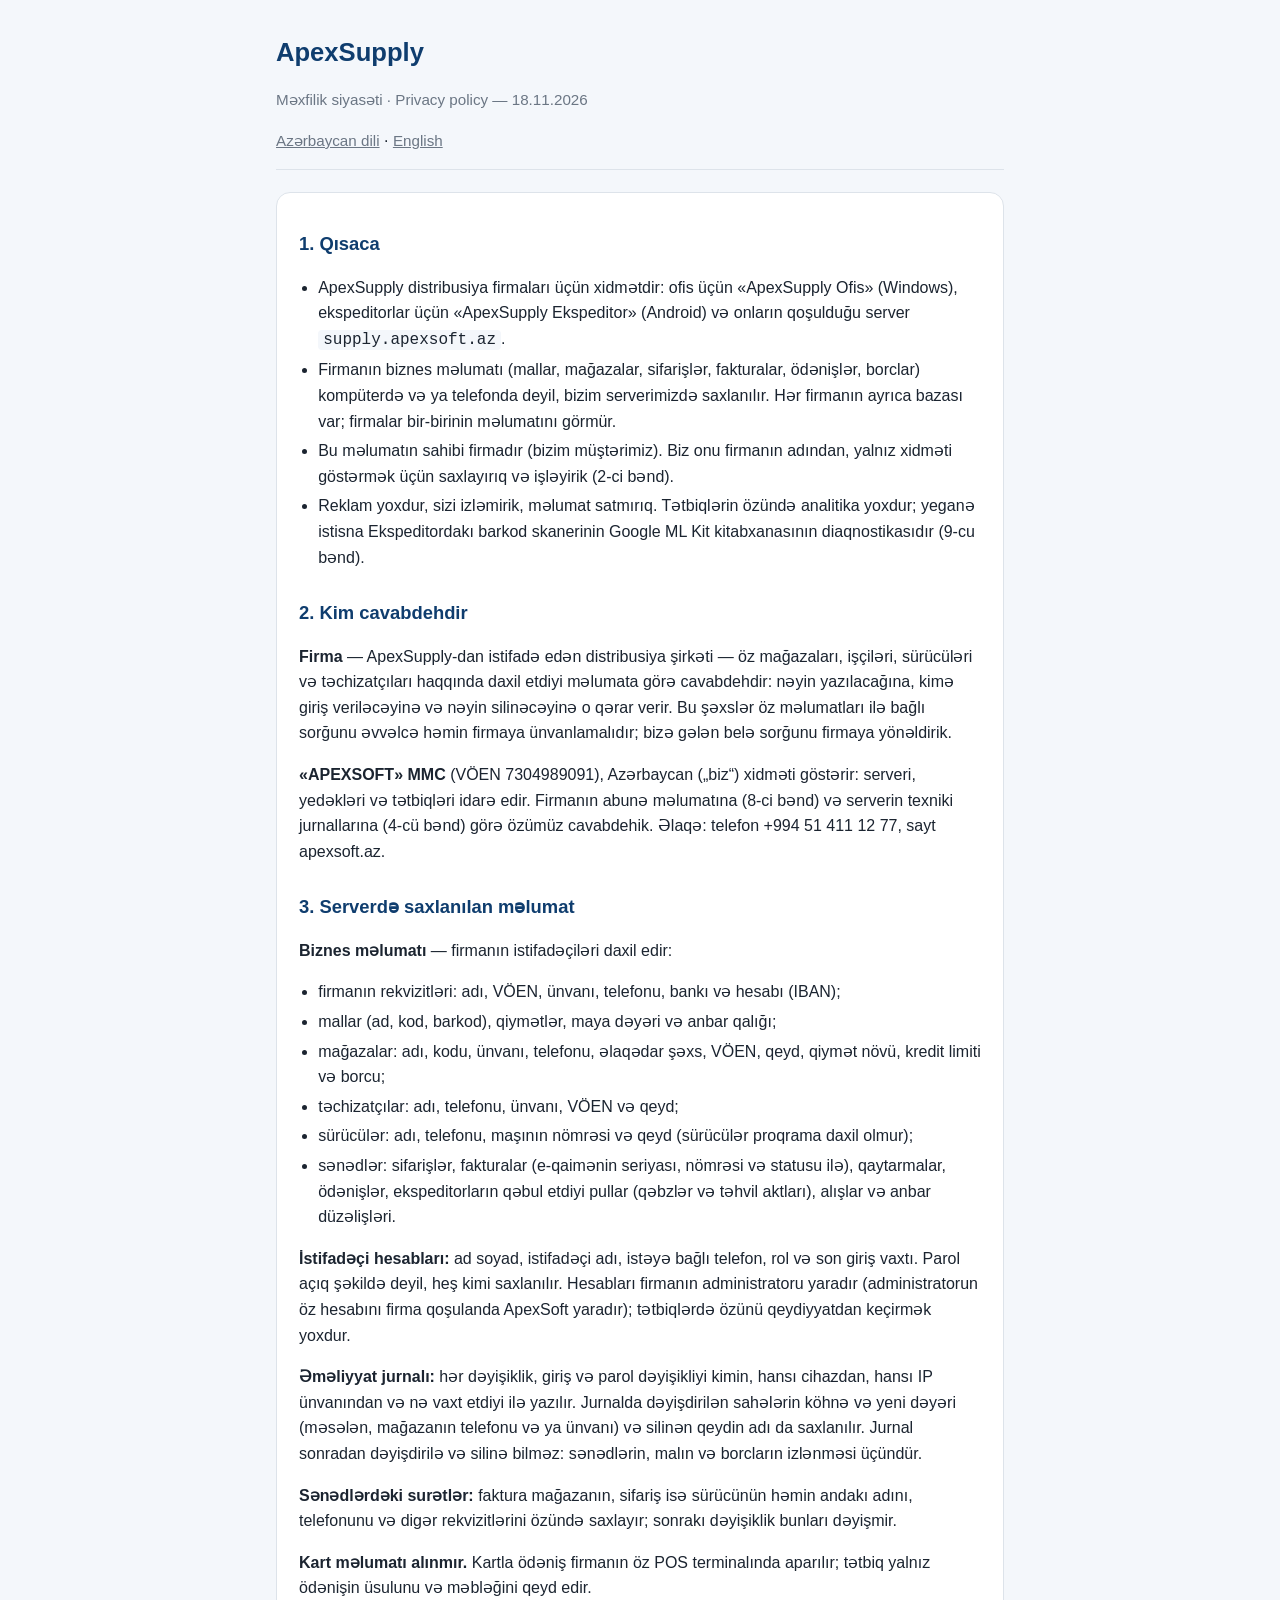
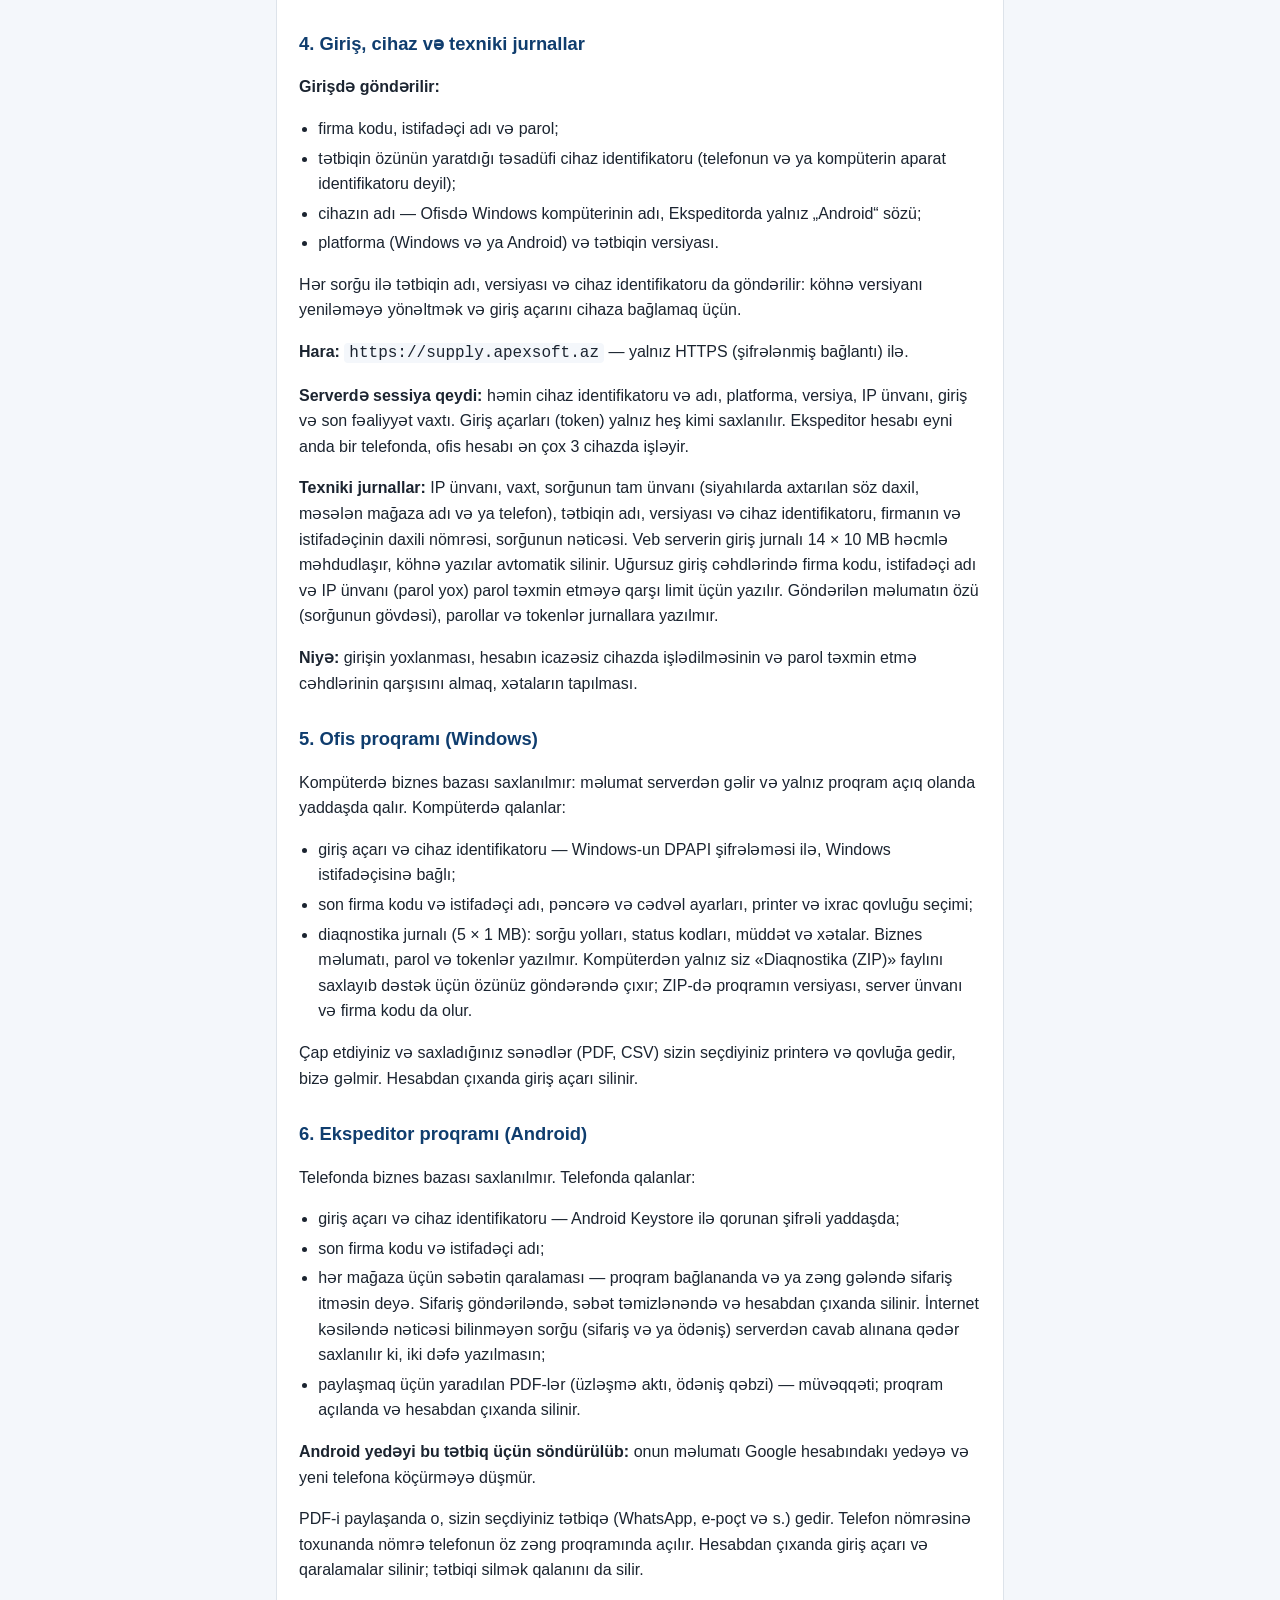
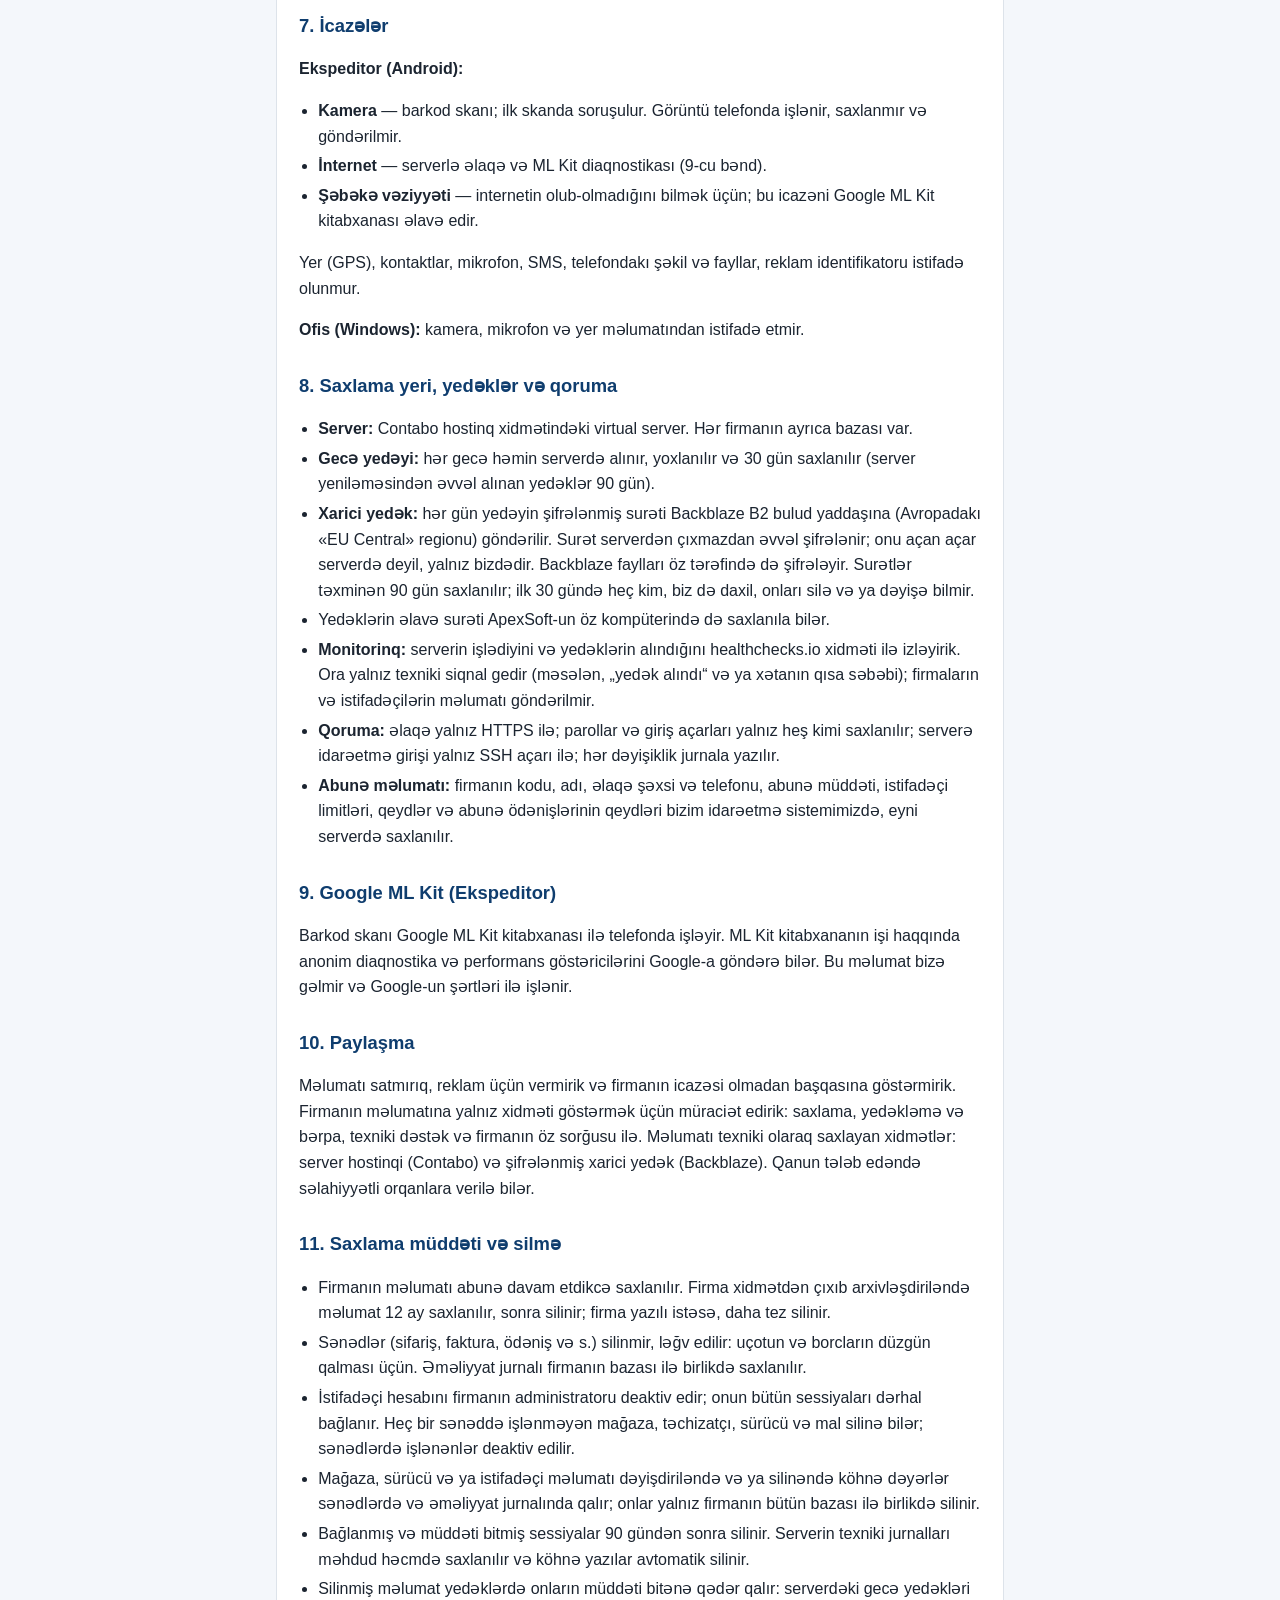
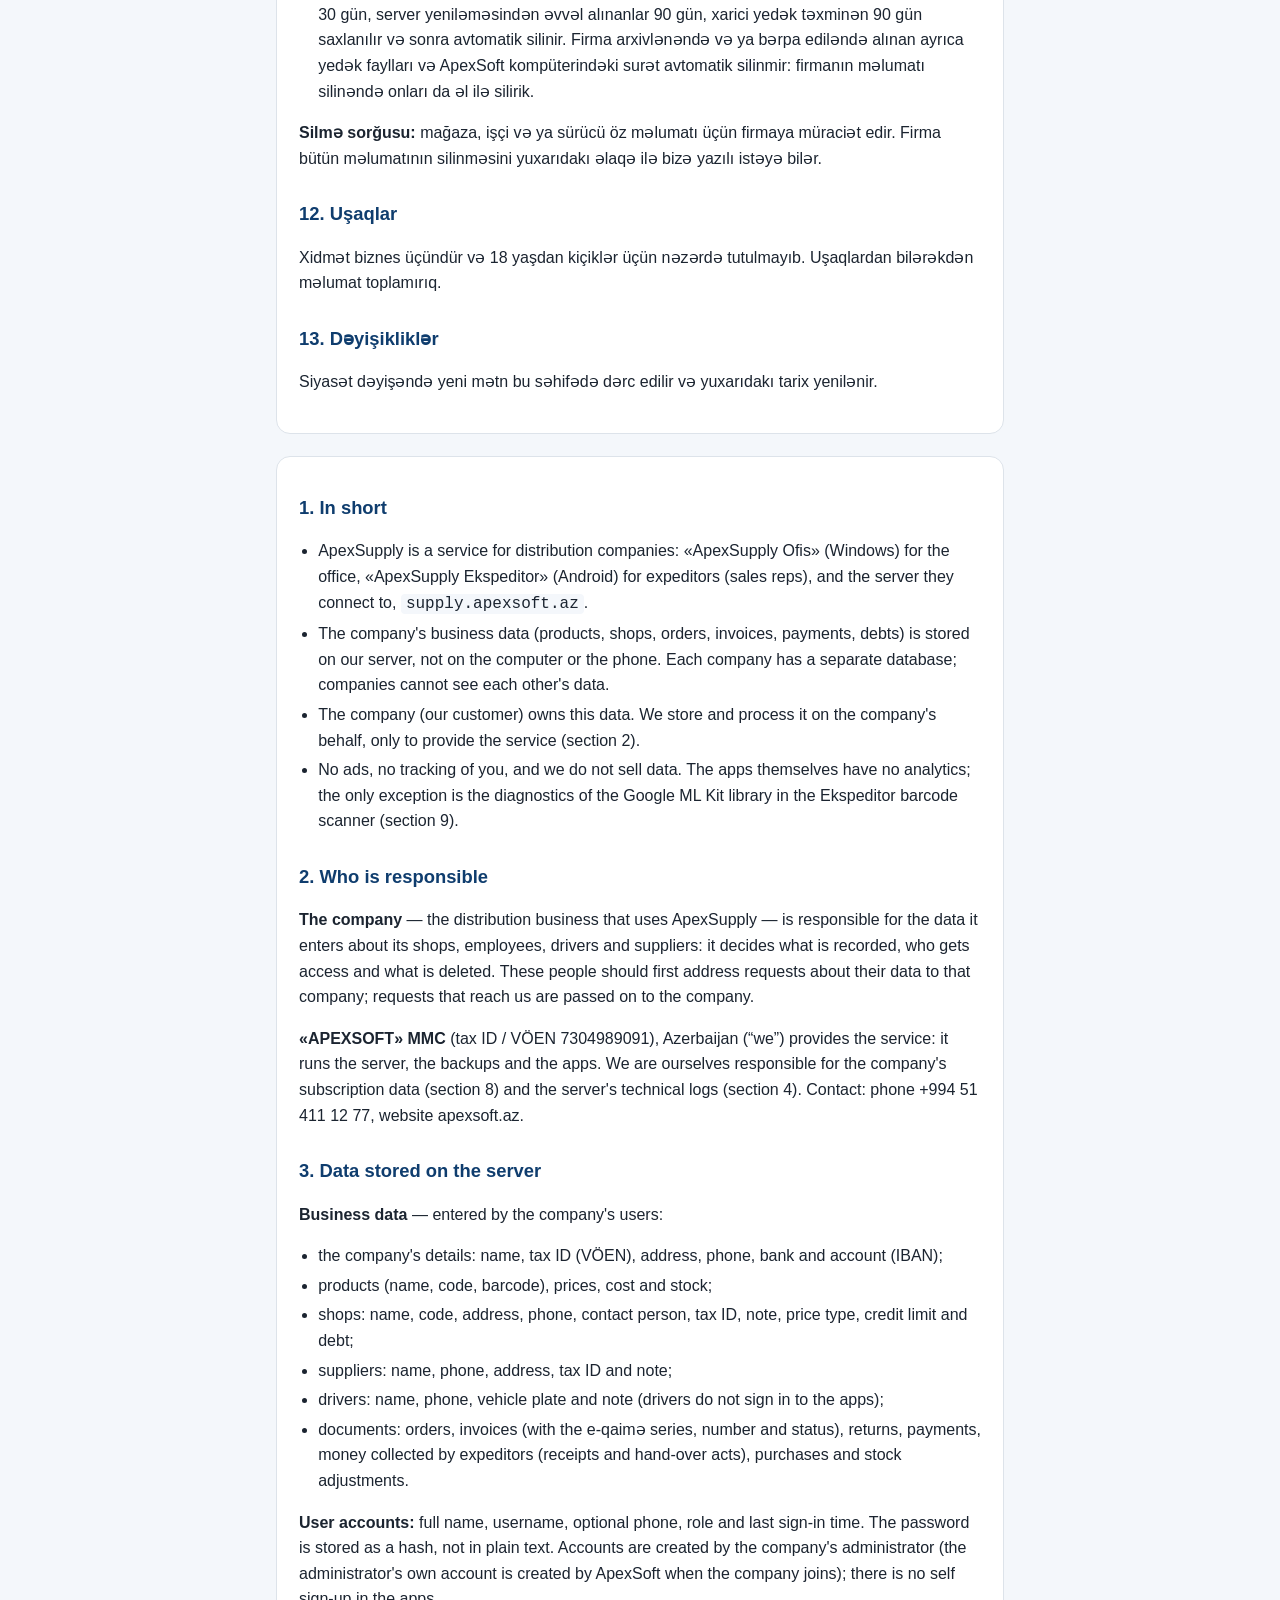
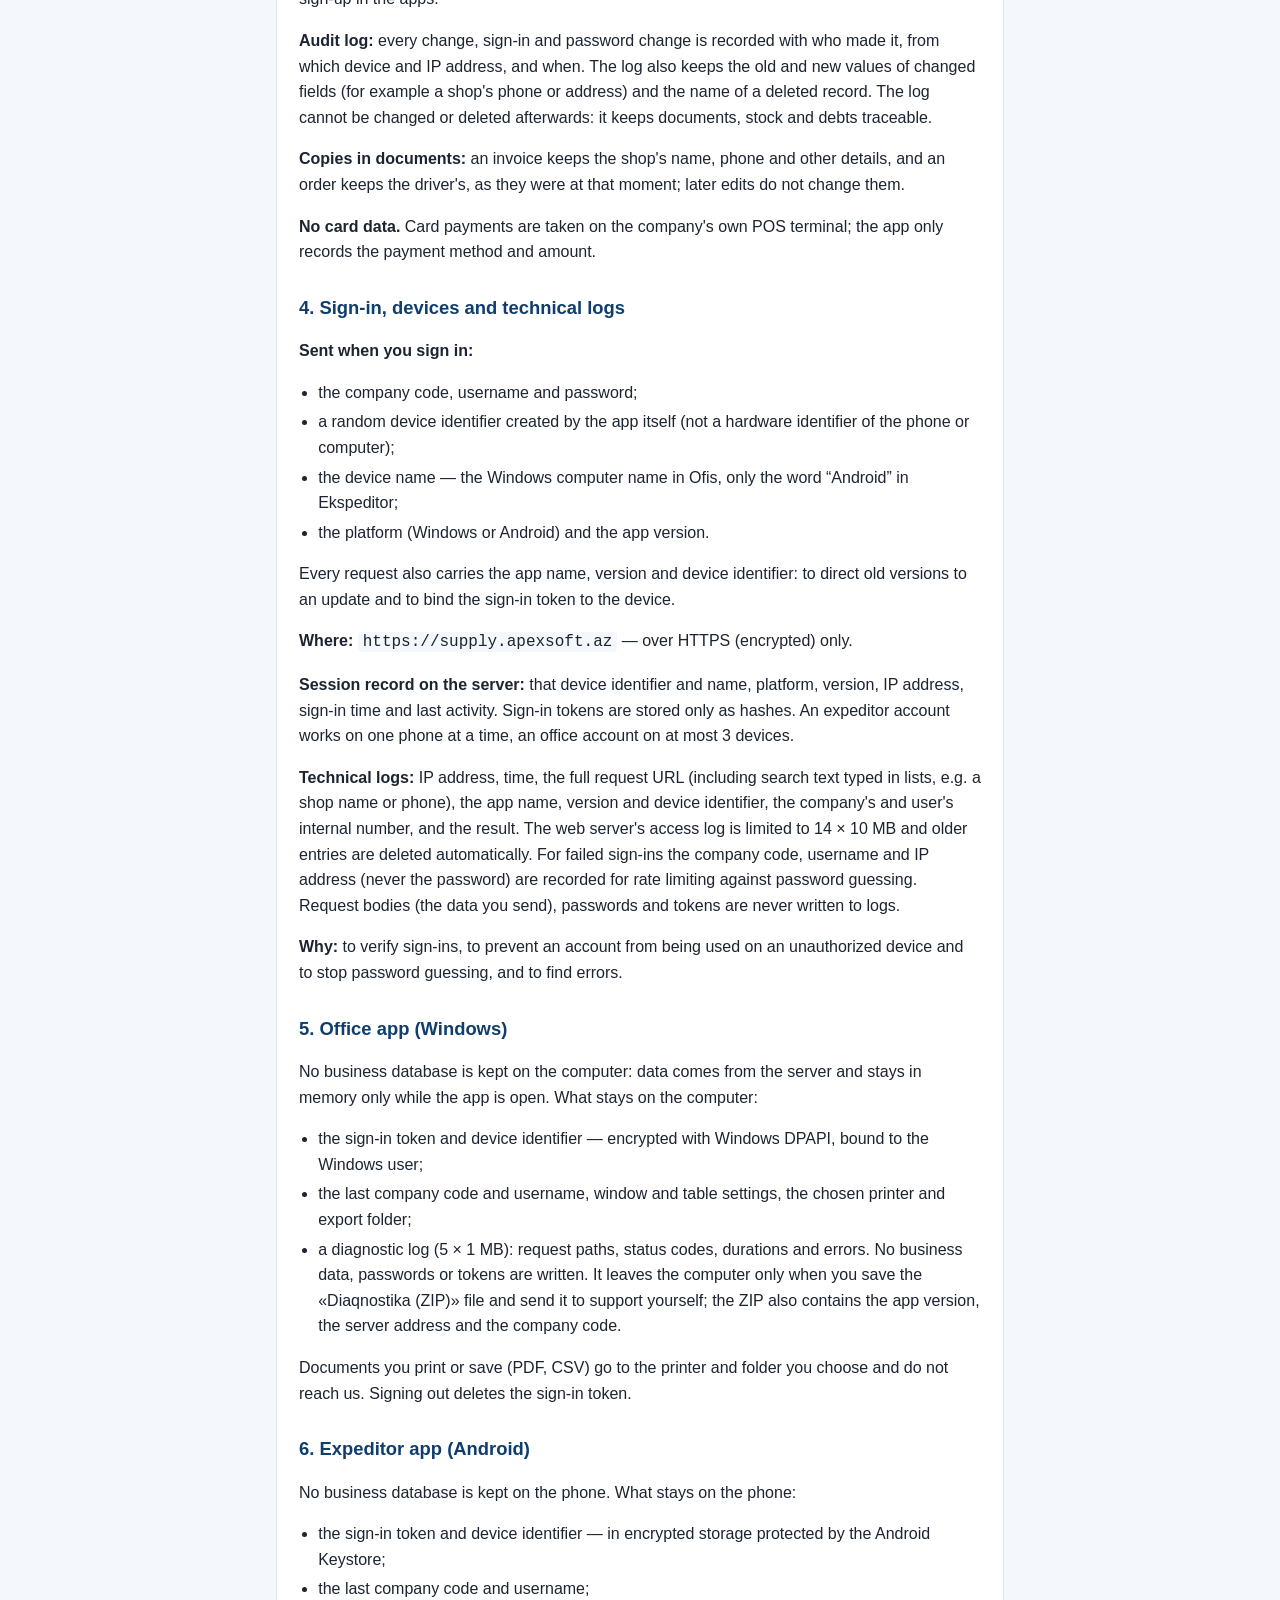
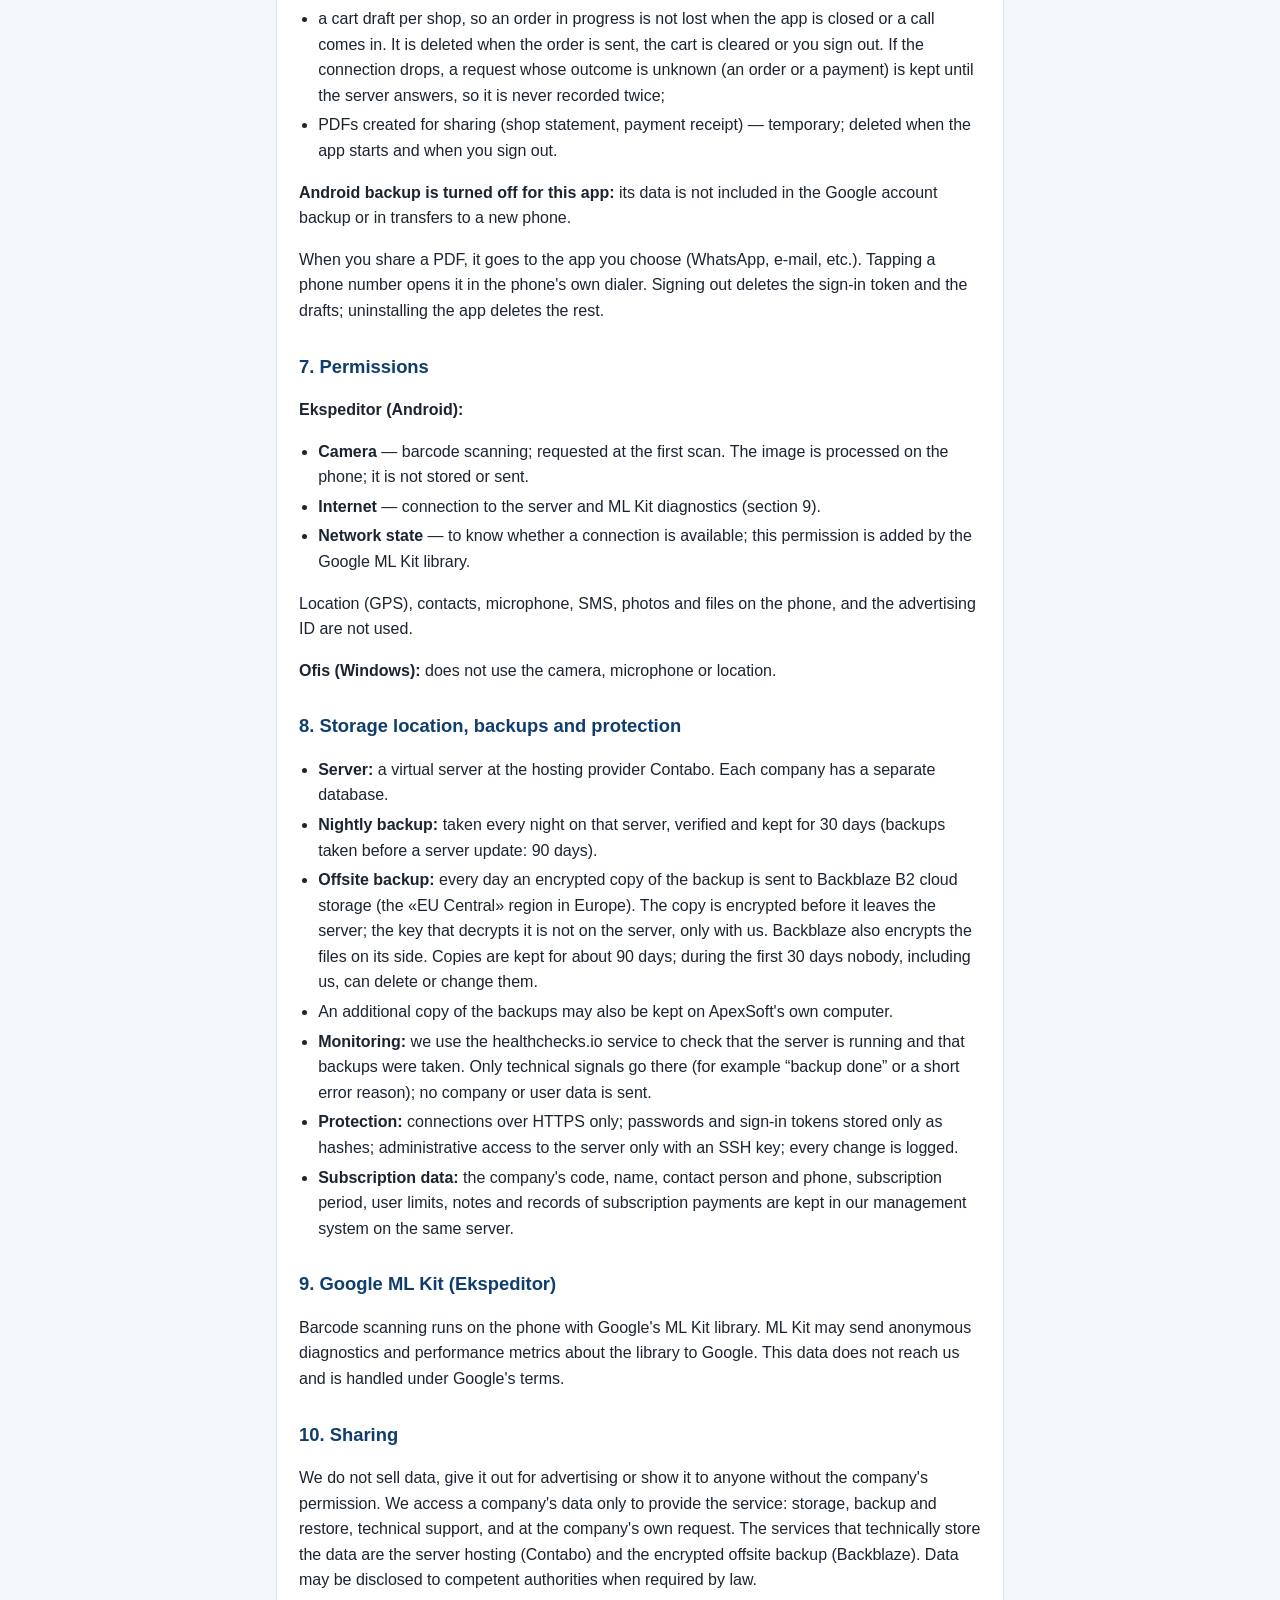
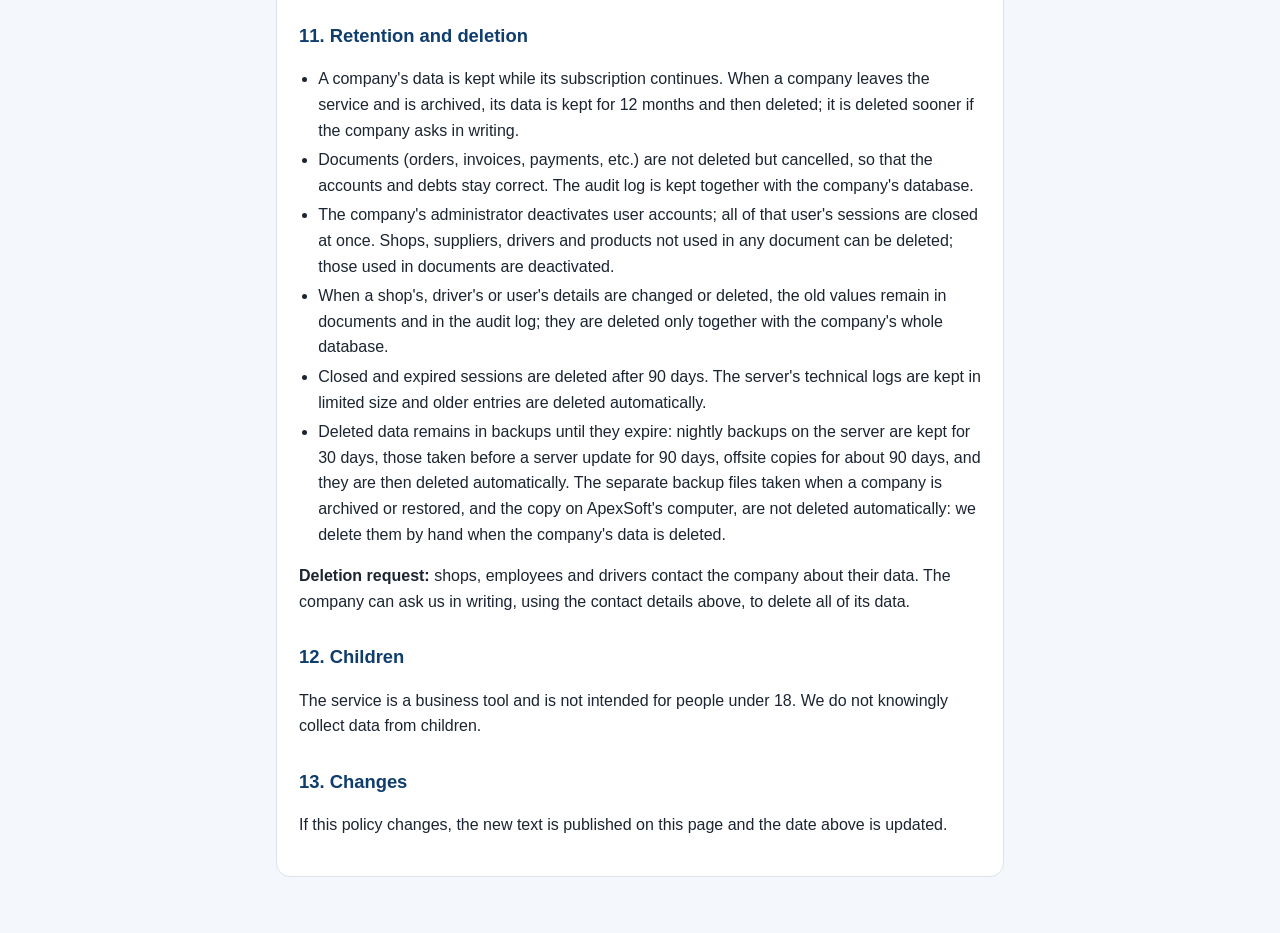
<file: apexsupply/mexfilik/index.html>
<!doctype html>
<html lang="az">
<head>
<meta charset="utf-8">
<meta name="viewport" content="width=device-width, initial-scale=1">
<title>ApexSupply — Məxfilik siyasəti / Privacy policy</title>
<meta name="description" content="ApexSupply (Ofis — Windows, Ekspeditor — Android və server) məxfilik siyasəti: hansı məlumat işlənir, harada saxlanılır, kim cavabdehdir və necə silinir.">
<link rel="canonical" href="https://apexsoft.az/apexsupply/mexfilik/">
<style>
  :root { --mavi: #0F3D6E; --metn: #1B2430; --solgun: #6B7684; --xett: #DDE3EA; --fon: #F4F7FB; }
  * { box-sizing: border-box; }
  body { margin: 0; background: var(--fon); color: var(--metn);
         font: 16px/1.6 -apple-system, "Segoe UI", Roboto, "Noto Sans", Arial, sans-serif; }
  main { max-width: 760px; margin: 0 auto; padding: 32px 16px 64px; }
  header { border-bottom: 1px solid var(--xett); margin-bottom: 8px; }
  h1 { color: var(--mavi); font-size: 1.6rem; margin: 0 0 4px; }
  h2 { color: var(--mavi); font-size: 1.15rem; margin: 28px 0 6px; }
  .tarix, .dil a { color: var(--solgun); font-size: .95rem; }
  .dil { margin: 6px 0 16px; }
  section.lang { background: #fff; border: 1px solid var(--xett); border-radius: 14px;
                 padding: 8px 22px 22px; margin-top: 22px; }
  ul { padding-left: 1.2em; }
  li { margin: 4px 0; }
  code { background: var(--fon); padding: 1px 5px; border-radius: 4px; }
</style>
</head>
<body>
<main>
<header>
  <h1>ApexSupply</h1>
  <p class="tarix">Məxfilik siyasəti · Privacy policy — 18.11.2026</p>
  <p class="dil"><a href="#az">Azərbaycan dili</a> · <a href="#en">English</a></p>
</header>

<section class="lang" id="az" lang="az">
  <h2>1. Qısaca</h2>
  <ul>
    <li>ApexSupply distribusiya firmaları üçün xidmətdir: ofis üçün «ApexSupply Ofis» (Windows), ekspeditorlar üçün «ApexSupply Ekspeditor» (Android) və onların qoşulduğu server <code>supply.apexsoft.az</code>.</li>
    <li>Firmanın biznes məlumatı (mallar, mağazalar, sifarişlər, fakturalar, ödənişlər, borclar) kompüterdə və ya telefonda deyil, bizim serverimizdə saxlanılır. Hər firmanın ayrıca bazası var; firmalar bir-birinin məlumatını görmür.</li>
    <li>Bu məlumatın sahibi firmadır (bizim müştərimiz). Biz onu firmanın adından, yalnız xidməti göstərmək üçün saxlayırıq və işləyirik (2-ci bənd).</li>
    <li>Reklam yoxdur, sizi izləmirik, məlumat satmırıq. Tətbiqlərin özündə analitika yoxdur; yeganə istisna Ekspeditordakı barkod skanerinin Google ML Kit kitabxanasının diaqnostikasıdır (9-cu bənd).</li>
  </ul>

  <h2>2. Kim cavabdehdir</h2>
  <p><b>Firma</b> — ApexSupply-dan istifadə edən distribusiya şirkəti — öz mağazaları, işçiləri, sürücüləri və təchizatçıları haqqında daxil etdiyi məlumata görə cavabdehdir: nəyin yazılacağına, kimə giriş veriləcəyinə və nəyin silinəcəyinə o qərar verir. Bu şəxslər öz məlumatları ilə bağlı sorğunu əvvəlcə həmin firmaya ünvanlamalıdır; bizə gələn belə sorğunu firmaya yönəldirik.</p>
  <p><b>«APEXSOFT» MMC</b> (VÖEN 7304989091), Azərbaycan („biz“) xidməti göstərir: serveri, yedəkləri və tətbiqləri idarə edir. Firmanın abunə məlumatına (8-ci bənd) və serverin texniki jurnallarına (4-cü bənd) görə özümüz cavabdehik. Əlaqə: telefon +994 51 411 12 77, sayt apexsoft.az.</p>

  <h2>3. Serverdə saxlanılan məlumat</h2>
  <p><b>Biznes məlumatı</b> — firmanın istifadəçiləri daxil edir:</p>
  <ul>
    <li>firmanın rekvizitləri: adı, VÖEN, ünvanı, telefonu, bankı və hesabı (IBAN);</li>
    <li>mallar (ad, kod, barkod), qiymətlər, maya dəyəri və anbar qalığı;</li>
    <li>mağazalar: adı, kodu, ünvanı, telefonu, əlaqədar şəxs, VÖEN, qeyd, qiymət növü, kredit limiti və borcu;</li>
    <li>təchizatçılar: adı, telefonu, ünvanı, VÖEN və qeyd;</li>
    <li>sürücülər: adı, telefonu, maşının nömrəsi və qeyd (sürücülər proqrama daxil olmur);</li>
    <li>sənədlər: sifarişlər, fakturalar (e-qaimənin seriyası, nömrəsi və statusu ilə), qaytarmalar, ödənişlər, ekspeditorların qəbul etdiyi pullar (qəbzlər və təhvil aktları), alışlar və anbar düzəlişləri.</li>
  </ul>
  <p><b>İstifadəçi hesabları:</b> ad soyad, istifadəçi adı, istəyə bağlı telefon, rol və son giriş vaxtı. Parol açıq şəkildə deyil, heş kimi saxlanılır. Hesabları firmanın administratoru yaradır (administratorun öz hesabını firma qoşulanda ApexSoft yaradır); tətbiqlərdə özünü qeydiyyatdan keçirmək yoxdur.</p>
  <p><b>Əməliyyat jurnalı:</b> hər dəyişiklik, giriş və parol dəyişikliyi kimin, hansı cihazdan, hansı IP ünvanından və nə vaxt etdiyi ilə yazılır. Jurnalda dəyişdirilən sahələrin köhnə və yeni dəyəri (məsələn, mağazanın telefonu və ya ünvanı) və silinən qeydin adı da saxlanılır. Jurnal sonradan dəyişdirilə və silinə bilməz: sənədlərin, malın və borcların izlənməsi üçündür.</p>
  <p><b>Sənədlərdəki surətlər:</b> faktura mağazanın, sifariş isə sürücünün həmin andakı adını, telefonunu və digər rekvizitlərini özündə saxlayır; sonrakı dəyişiklik bunları dəyişmir.</p>
  <p><b>Kart məlumatı alınmır.</b> Kartla ödəniş firmanın öz POS terminalında aparılır; tətbiq yalnız ödənişin üsulunu və məbləğini qeyd edir.</p>

  <h2>4. Giriş, cihaz və texniki jurnallar</h2>
  <p><b>Girişdə göndərilir:</b></p>
  <ul>
    <li>firma kodu, istifadəçi adı və parol;</li>
    <li>tətbiqin özünün yaratdığı təsadüfi cihaz identifikatoru (telefonun və ya kompüterin aparat identifikatoru deyil);</li>
    <li>cihazın adı — Ofisdə Windows kompüterinin adı, Ekspeditorda yalnız „Android“ sözü;</li>
    <li>platforma (Windows və ya Android) və tətbiqin versiyası.</li>
  </ul>
  <p>Hər sorğu ilə tətbiqin adı, versiyası və cihaz identifikatoru da göndərilir: köhnə versiyanı yeniləməyə yönəltmək və giriş açarını cihaza bağlamaq üçün.</p>
  <p><b>Hara:</b> <code>https://supply.apexsoft.az</code> — yalnız HTTPS (şifrələnmiş bağlantı) ilə.</p>
  <p><b>Serverdə sessiya qeydi:</b> həmin cihaz identifikatoru və adı, platforma, versiya, IP ünvanı, giriş və son fəaliyyət vaxtı. Giriş açarları (token) yalnız heş kimi saxlanılır. Ekspeditor hesabı eyni anda bir telefonda, ofis hesabı ən çox 3 cihazda işləyir.</p>
  <p><b>Texniki jurnallar:</b> IP ünvanı, vaxt, sorğunun tam ünvanı (siyahılarda axtarılan söz daxil, məsələn mağaza adı və ya telefon), tətbiqin adı, versiyası və cihaz identifikatoru, firmanın və istifadəçinin daxili nömrəsi, sorğunun nəticəsi. Veb serverin giriş jurnalı 14 × 10 MB həcmlə məhdudlaşır, köhnə yazılar avtomatik silinir. Uğursuz giriş cəhdlərində firma kodu, istifadəçi adı və IP ünvanı (parol yox) parol təxmin etməyə qarşı limit üçün yazılır. Göndərilən məlumatın özü (sorğunun gövdəsi), parollar və tokenlər jurnallara yazılmır.</p>
  <p><b>Niyə:</b> girişin yoxlanması, hesabın icazəsiz cihazda işlədilməsinin və parol təxmin etmə cəhdlərinin qarşısını almaq, xətaların tapılması.</p>

  <h2>5. Ofis proqramı (Windows)</h2>
  <p>Kompüterdə biznes bazası saxlanılmır: məlumat serverdən gəlir və yalnız proqram açıq olanda yaddaşda qalır. Kompüterdə qalanlar:</p>
  <ul>
    <li>giriş açarı və cihaz identifikatoru — Windows-un DPAPI şifrələməsi ilə, Windows istifadəçisinə bağlı;</li>
    <li>son firma kodu və istifadəçi adı, pəncərə və cədvəl ayarları, printer və ixrac qovluğu seçimi;</li>
    <li>diaqnostika jurnalı (5 × 1 MB): sorğu yolları, status kodları, müddət və xətalar. Biznes məlumatı, parol və tokenlər yazılmır. Kompüterdən yalnız siz «Diaqnostika (ZIP)» faylını saxlayıb dəstək üçün özünüz göndərəndə çıxır; ZIP-də proqramın versiyası, server ünvanı və firma kodu da olur.</li>
  </ul>
  <p>Çap etdiyiniz və saxladığınız sənədlər (PDF, CSV) sizin seçdiyiniz printerə və qovluğa gedir, bizə gəlmir. Hesabdan çıxanda giriş açarı silinir.</p>

  <h2>6. Ekspeditor proqramı (Android)</h2>
  <p>Telefonda biznes bazası saxlanılmır. Telefonda qalanlar:</p>
  <ul>
    <li>giriş açarı və cihaz identifikatoru — Android Keystore ilə qorunan şifrəli yaddaşda;</li>
    <li>son firma kodu və istifadəçi adı;</li>
    <li>hər mağaza üçün səbətin qaralaması — proqram bağlananda və ya zəng gələndə sifariş itməsin deyə. Sifariş göndəriləndə, səbət təmizlənəndə və hesabdan çıxanda silinir. İnternet kəsiləndə nəticəsi bilinməyən sorğu (sifariş və ya ödəniş) serverdən cavab alınana qədər saxlanılır ki, iki dəfə yazılmasın;</li>
    <li>paylaşmaq üçün yaradılan PDF-lər (üzləşmə aktı, ödəniş qəbzi) — müvəqqəti; proqram açılanda və hesabdan çıxanda silinir.</li>
  </ul>
  <p><b>Android yedəyi bu tətbiq üçün söndürülüb:</b> onun məlumatı Google hesabındakı yedəyə və yeni telefona köçürməyə düşmür.</p>
  <p>PDF-i paylaşanda o, sizin seçdiyiniz tətbiqə (WhatsApp, e-poçt və s.) gedir. Telefon nömrəsinə toxunanda nömrə telefonun öz zəng proqramında açılır. Hesabdan çıxanda giriş açarı və qaralamalar silinir; tətbiqi silmək qalanını da silir.</p>

  <h2>7. İcazələr</h2>
  <p><b>Ekspeditor (Android):</b></p>
  <ul>
    <li><b>Kamera</b> — barkod skanı; ilk skanda soruşulur. Görüntü telefonda işlənir, saxlanmır və göndərilmir.</li>
    <li><b>İnternet</b> — serverlə əlaqə və ML Kit diaqnostikası (9-cu bənd).</li>
    <li><b>Şəbəkə vəziyyəti</b> — internetin olub-olmadığını bilmək üçün; bu icazəni Google ML Kit kitabxanası əlavə edir.</li>
  </ul>
  <p>Yer (GPS), kontaktlar, mikrofon, SMS, telefondakı şəkil və fayllar, reklam identifikatoru istifadə olunmur.</p>
  <p><b>Ofis (Windows):</b> kamera, mikrofon və yer məlumatından istifadə etmir.</p>

  <h2>8. Saxlama yeri, yedəklər və qoruma</h2>
  <ul>
    <li><b>Server:</b> Contabo hostinq xidmətindəki virtual server. Hər firmanın ayrıca bazası var.</li>
    <li><b>Gecə yedəyi:</b> hər gecə həmin serverdə alınır, yoxlanılır və 30 gün saxlanılır (server yeniləməsindən əvvəl alınan yedəklər 90 gün).</li>
    <li><b>Xarici yedək:</b> hər gün yedəyin şifrələnmiş surəti Backblaze B2 bulud yaddaşına (Avropadakı «EU Central» regionu) göndərilir. Surət serverdən çıxmazdan əvvəl şifrələnir; onu açan açar serverdə deyil, yalnız bizdədir. Backblaze faylları öz tərəfində də şifrələyir. Surətlər təxminən 90 gün saxlanılır; ilk 30 gündə heç kim, biz də daxil, onları silə və ya dəyişə bilmir.</li>
    <li>Yedəklərin əlavə surəti ApexSoft-un öz kompüterində də saxlanıla bilər.</li>
    <li><b>Monitorinq:</b> serverin işlədiyini və yedəklərin alındığını healthchecks.io xidməti ilə izləyirik. Ora yalnız texniki siqnal gedir (məsələn, „yedək alındı“ və ya xətanın qısa səbəbi); firmaların və istifadəçilərin məlumatı göndərilmir.</li>
    <li><b>Qoruma:</b> əlaqə yalnız HTTPS ilə; parollar və giriş açarları yalnız heş kimi saxlanılır; serverə idarəetmə girişi yalnız SSH açarı ilə; hər dəyişiklik jurnala yazılır.</li>
    <li><b>Abunə məlumatı:</b> firmanın kodu, adı, əlaqə şəxsi və telefonu, abunə müddəti, istifadəçi limitləri, qeydlər və abunə ödənişlərinin qeydləri bizim idarəetmə sistemimizdə, eyni serverdə saxlanılır.</li>
  </ul>

  <h2>9. Google ML Kit (Ekspeditor)</h2>
  <p>Barkod skanı Google ML Kit kitabxanası ilə telefonda işləyir. ML Kit kitabxananın işi haqqında anonim diaqnostika və performans göstəricilərini Google-a göndərə bilər. Bu məlumat bizə gəlmir və Google-un şərtləri ilə işlənir.</p>

  <h2>10. Paylaşma</h2>
  <p>Məlumatı satmırıq, reklam üçün vermirik və firmanın icazəsi olmadan başqasına göstərmirik. Firmanın məlumatına yalnız xidməti göstərmək üçün müraciət edirik: saxlama, yedəkləmə və bərpa, texniki dəstək və firmanın öz sorğusu ilə. Məlumatı texniki olaraq saxlayan xidmətlər: server hostinqi (Contabo) və şifrələnmiş xarici yedək (Backblaze). Qanun tələb edəndə səlahiyyətli orqanlara verilə bilər.</p>

  <h2>11. Saxlama müddəti və silmə</h2>
  <ul>
    <li>Firmanın məlumatı abunə davam etdikcə saxlanılır. Firma xidmətdən çıxıb arxivləşdiriləndə məlumat 12 ay saxlanılır, sonra silinir; firma yazılı istəsə, daha tez silinir.</li>
    <li>Sənədlər (sifariş, faktura, ödəniş və s.) silinmir, ləğv edilir: uçotun və borcların düzgün qalması üçün. Əməliyyat jurnalı firmanın bazası ilə birlikdə saxlanılır.</li>
    <li>İstifadəçi hesabını firmanın administratoru deaktiv edir; onun bütün sessiyaları dərhal bağlanır. Heç bir sənəddə işlənməyən mağaza, təchizatçı, sürücü və mal silinə bilər; sənədlərdə işlənənlər deaktiv edilir.</li>
    <li>Mağaza, sürücü və ya istifadəçi məlumatı dəyişdiriləndə və ya silinəndə köhnə dəyərlər sənədlərdə və əməliyyat jurnalında qalır; onlar yalnız firmanın bütün bazası ilə birlikdə silinir.</li>
    <li>Bağlanmış və müddəti bitmiş sessiyalar 90 gündən sonra silinir. Serverin texniki jurnalları məhdud həcmdə saxlanılır və köhnə yazılar avtomatik silinir.</li>
    <li>Silinmiş məlumat yedəklərdə onların müddəti bitənə qədər qalır: serverdəki gecə yedəkləri 30 gün, server yeniləməsindən əvvəl alınanlar 90 gün, xarici yedək təxminən 90 gün saxlanılır və sonra avtomatik silinir. Firma arxivlənəndə və ya bərpa ediləndə alınan ayrıca yedək faylları və ApexSoft kompüterindəki surət avtomatik silinmir: firmanın məlumatı silinəndə onları da əl ilə silirik.</li>
  </ul>
  <p><b>Silmə sorğusu:</b> mağaza, işçi və ya sürücü öz məlumatı üçün firmaya müraciət edir. Firma bütün məlumatının silinməsini yuxarıdakı əlaqə ilə bizə yazılı istəyə bilər.</p>

  <h2>12. Uşaqlar</h2>
  <p>Xidmət biznes üçündür və 18 yaşdan kiçiklər üçün nəzərdə tutulmayıb. Uşaqlardan bilərəkdən məlumat toplamırıq.</p>

  <h2>13. Dəyişikliklər</h2>
  <p>Siyasət dəyişəndə yeni mətn bu səhifədə dərc edilir və yuxarıdakı tarix yenilənir.</p>
</section>

<section class="lang" id="en" lang="en">
  <h2>1. In short</h2>
  <ul>
    <li>ApexSupply is a service for distribution companies: «ApexSupply Ofis» (Windows) for the office, «ApexSupply Ekspeditor» (Android) for expeditors (sales reps), and the server they connect to, <code>supply.apexsoft.az</code>.</li>
    <li>The company's business data (products, shops, orders, invoices, payments, debts) is stored on our server, not on the computer or the phone. Each company has a separate database; companies cannot see each other's data.</li>
    <li>The company (our customer) owns this data. We store and process it on the company's behalf, only to provide the service (section 2).</li>
    <li>No ads, no tracking of you, and we do not sell data. The apps themselves have no analytics; the only exception is the diagnostics of the Google ML Kit library in the Ekspeditor barcode scanner (section 9).</li>
  </ul>

  <h2>2. Who is responsible</h2>
  <p><b>The company</b> — the distribution business that uses ApexSupply — is responsible for the data it enters about its shops, employees, drivers and suppliers: it decides what is recorded, who gets access and what is deleted. These people should first address requests about their data to that company; requests that reach us are passed on to the company.</p>
  <p><b>«APEXSOFT» MMC</b> (tax ID / VÖEN 7304989091), Azerbaijan (“we”) provides the service: it runs the server, the backups and the apps. We are ourselves responsible for the company's subscription data (section 8) and the server's technical logs (section 4). Contact: phone +994 51 411 12 77, website apexsoft.az.</p>

  <h2>3. Data stored on the server</h2>
  <p><b>Business data</b> — entered by the company's users:</p>
  <ul>
    <li>the company's details: name, tax ID (VÖEN), address, phone, bank and account (IBAN);</li>
    <li>products (name, code, barcode), prices, cost and stock;</li>
    <li>shops: name, code, address, phone, contact person, tax ID, note, price type, credit limit and debt;</li>
    <li>suppliers: name, phone, address, tax ID and note;</li>
    <li>drivers: name, phone, vehicle plate and note (drivers do not sign in to the apps);</li>
    <li>documents: orders, invoices (with the e-qaimə series, number and status), returns, payments, money collected by expeditors (receipts and hand-over acts), purchases and stock adjustments.</li>
  </ul>
  <p><b>User accounts:</b> full name, username, optional phone, role and last sign-in time. The password is stored as a hash, not in plain text. Accounts are created by the company's administrator (the administrator's own account is created by ApexSoft when the company joins); there is no self sign-up in the apps.</p>
  <p><b>Audit log:</b> every change, sign-in and password change is recorded with who made it, from which device and IP address, and when. The log also keeps the old and new values of changed fields (for example a shop's phone or address) and the name of a deleted record. The log cannot be changed or deleted afterwards: it keeps documents, stock and debts traceable.</p>
  <p><b>Copies in documents:</b> an invoice keeps the shop's name, phone and other details, and an order keeps the driver's, as they were at that moment; later edits do not change them.</p>
  <p><b>No card data.</b> Card payments are taken on the company's own POS terminal; the app only records the payment method and amount.</p>

  <h2>4. Sign-in, devices and technical logs</h2>
  <p><b>Sent when you sign in:</b></p>
  <ul>
    <li>the company code, username and password;</li>
    <li>a random device identifier created by the app itself (not a hardware identifier of the phone or computer);</li>
    <li>the device name — the Windows computer name in Ofis, only the word “Android” in Ekspeditor;</li>
    <li>the platform (Windows or Android) and the app version.</li>
  </ul>
  <p>Every request also carries the app name, version and device identifier: to direct old versions to an update and to bind the sign-in token to the device.</p>
  <p><b>Where:</b> <code>https://supply.apexsoft.az</code> — over HTTPS (encrypted) only.</p>
  <p><b>Session record on the server:</b> that device identifier and name, platform, version, IP address, sign-in time and last activity. Sign-in tokens are stored only as hashes. An expeditor account works on one phone at a time, an office account on at most 3 devices.</p>
  <p><b>Technical logs:</b> IP address, time, the full request URL (including search text typed in lists, e.g. a shop name or phone), the app name, version and device identifier, the company's and user's internal number, and the result. The web server's access log is limited to 14 × 10 MB and older entries are deleted automatically. For failed sign-ins the company code, username and IP address (never the password) are recorded for rate limiting against password guessing. Request bodies (the data you send), passwords and tokens are never written to logs.</p>
  <p><b>Why:</b> to verify sign-ins, to prevent an account from being used on an unauthorized device and to stop password guessing, and to find errors.</p>

  <h2>5. Office app (Windows)</h2>
  <p>No business database is kept on the computer: data comes from the server and stays in memory only while the app is open. What stays on the computer:</p>
  <ul>
    <li>the sign-in token and device identifier — encrypted with Windows DPAPI, bound to the Windows user;</li>
    <li>the last company code and username, window and table settings, the chosen printer and export folder;</li>
    <li>a diagnostic log (5 × 1 MB): request paths, status codes, durations and errors. No business data, passwords or tokens are written. It leaves the computer only when you save the «Diaqnostika (ZIP)» file and send it to support yourself; the ZIP also contains the app version, the server address and the company code.</li>
  </ul>
  <p>Documents you print or save (PDF, CSV) go to the printer and folder you choose and do not reach us. Signing out deletes the sign-in token.</p>

  <h2>6. Expeditor app (Android)</h2>
  <p>No business database is kept on the phone. What stays on the phone:</p>
  <ul>
    <li>the sign-in token and device identifier — in encrypted storage protected by the Android Keystore;</li>
    <li>the last company code and username;</li>
    <li>a cart draft per shop, so an order in progress is not lost when the app is closed or a call comes in. It is deleted when the order is sent, the cart is cleared or you sign out. If the connection drops, a request whose outcome is unknown (an order or a payment) is kept until the server answers, so it is never recorded twice;</li>
    <li>PDFs created for sharing (shop statement, payment receipt) — temporary; deleted when the app starts and when you sign out.</li>
  </ul>
  <p><b>Android backup is turned off for this app:</b> its data is not included in the Google account backup or in transfers to a new phone.</p>
  <p>When you share a PDF, it goes to the app you choose (WhatsApp, e-mail, etc.). Tapping a phone number opens it in the phone's own dialer. Signing out deletes the sign-in token and the drafts; uninstalling the app deletes the rest.</p>

  <h2>7. Permissions</h2>
  <p><b>Ekspeditor (Android):</b></p>
  <ul>
    <li><b>Camera</b> — barcode scanning; requested at the first scan. The image is processed on the phone; it is not stored or sent.</li>
    <li><b>Internet</b> — connection to the server and ML Kit diagnostics (section 9).</li>
    <li><b>Network state</b> — to know whether a connection is available; this permission is added by the Google ML Kit library.</li>
  </ul>
  <p>Location (GPS), contacts, microphone, SMS, photos and files on the phone, and the advertising ID are not used.</p>
  <p><b>Ofis (Windows):</b> does not use the camera, microphone or location.</p>

  <h2>8. Storage location, backups and protection</h2>
  <ul>
    <li><b>Server:</b> a virtual server at the hosting provider Contabo. Each company has a separate database.</li>
    <li><b>Nightly backup:</b> taken every night on that server, verified and kept for 30 days (backups taken before a server update: 90 days).</li>
    <li><b>Offsite backup:</b> every day an encrypted copy of the backup is sent to Backblaze B2 cloud storage (the «EU Central» region in Europe). The copy is encrypted before it leaves the server; the key that decrypts it is not on the server, only with us. Backblaze also encrypts the files on its side. Copies are kept for about 90 days; during the first 30 days nobody, including us, can delete or change them.</li>
    <li>An additional copy of the backups may also be kept on ApexSoft's own computer.</li>
    <li><b>Monitoring:</b> we use the healthchecks.io service to check that the server is running and that backups were taken. Only technical signals go there (for example “backup done” or a short error reason); no company or user data is sent.</li>
    <li><b>Protection:</b> connections over HTTPS only; passwords and sign-in tokens stored only as hashes; administrative access to the server only with an SSH key; every change is logged.</li>
    <li><b>Subscription data:</b> the company's code, name, contact person and phone, subscription period, user limits, notes and records of subscription payments are kept in our management system on the same server.</li>
  </ul>

  <h2>9. Google ML Kit (Ekspeditor)</h2>
  <p>Barcode scanning runs on the phone with Google's ML Kit library. ML Kit may send anonymous diagnostics and performance metrics about the library to Google. This data does not reach us and is handled under Google's terms.</p>

  <h2>10. Sharing</h2>
  <p>We do not sell data, give it out for advertising or show it to anyone without the company's permission. We access a company's data only to provide the service: storage, backup and restore, technical support, and at the company's own request. The services that technically store the data are the server hosting (Contabo) and the encrypted offsite backup (Backblaze). Data may be disclosed to competent authorities when required by law.</p>

  <h2>11. Retention and deletion</h2>
  <ul>
    <li>A company's data is kept while its subscription continues. When a company leaves the service and is archived, its data is kept for 12 months and then deleted; it is deleted sooner if the company asks in writing.</li>
    <li>Documents (orders, invoices, payments, etc.) are not deleted but cancelled, so that the accounts and debts stay correct. The audit log is kept together with the company's database.</li>
    <li>The company's administrator deactivates user accounts; all of that user's sessions are closed at once. Shops, suppliers, drivers and products not used in any document can be deleted; those used in documents are deactivated.</li>
    <li>When a shop's, driver's or user's details are changed or deleted, the old values remain in documents and in the audit log; they are deleted only together with the company's whole database.</li>
    <li>Closed and expired sessions are deleted after 90 days. The server's technical logs are kept in limited size and older entries are deleted automatically.</li>
    <li>Deleted data remains in backups until they expire: nightly backups on the server are kept for 30 days, those taken before a server update for 90 days, offsite copies for about 90 days, and they are then deleted automatically. The separate backup files taken when a company is archived or restored, and the copy on ApexSoft's computer, are not deleted automatically: we delete them by hand when the company's data is deleted.</li>
  </ul>
  <p><b>Deletion request:</b> shops, employees and drivers contact the company about their data. The company can ask us in writing, using the contact details above, to delete all of its data.</p>

  <h2>12. Children</h2>
  <p>The service is a business tool and is not intended for people under 18. We do not knowingly collect data from children.</p>

  <h2>13. Changes</h2>
  <p>If this policy changes, the new text is published on this page and the date above is updated.</p>
</section>
</main>
</body>
</html>
</file>
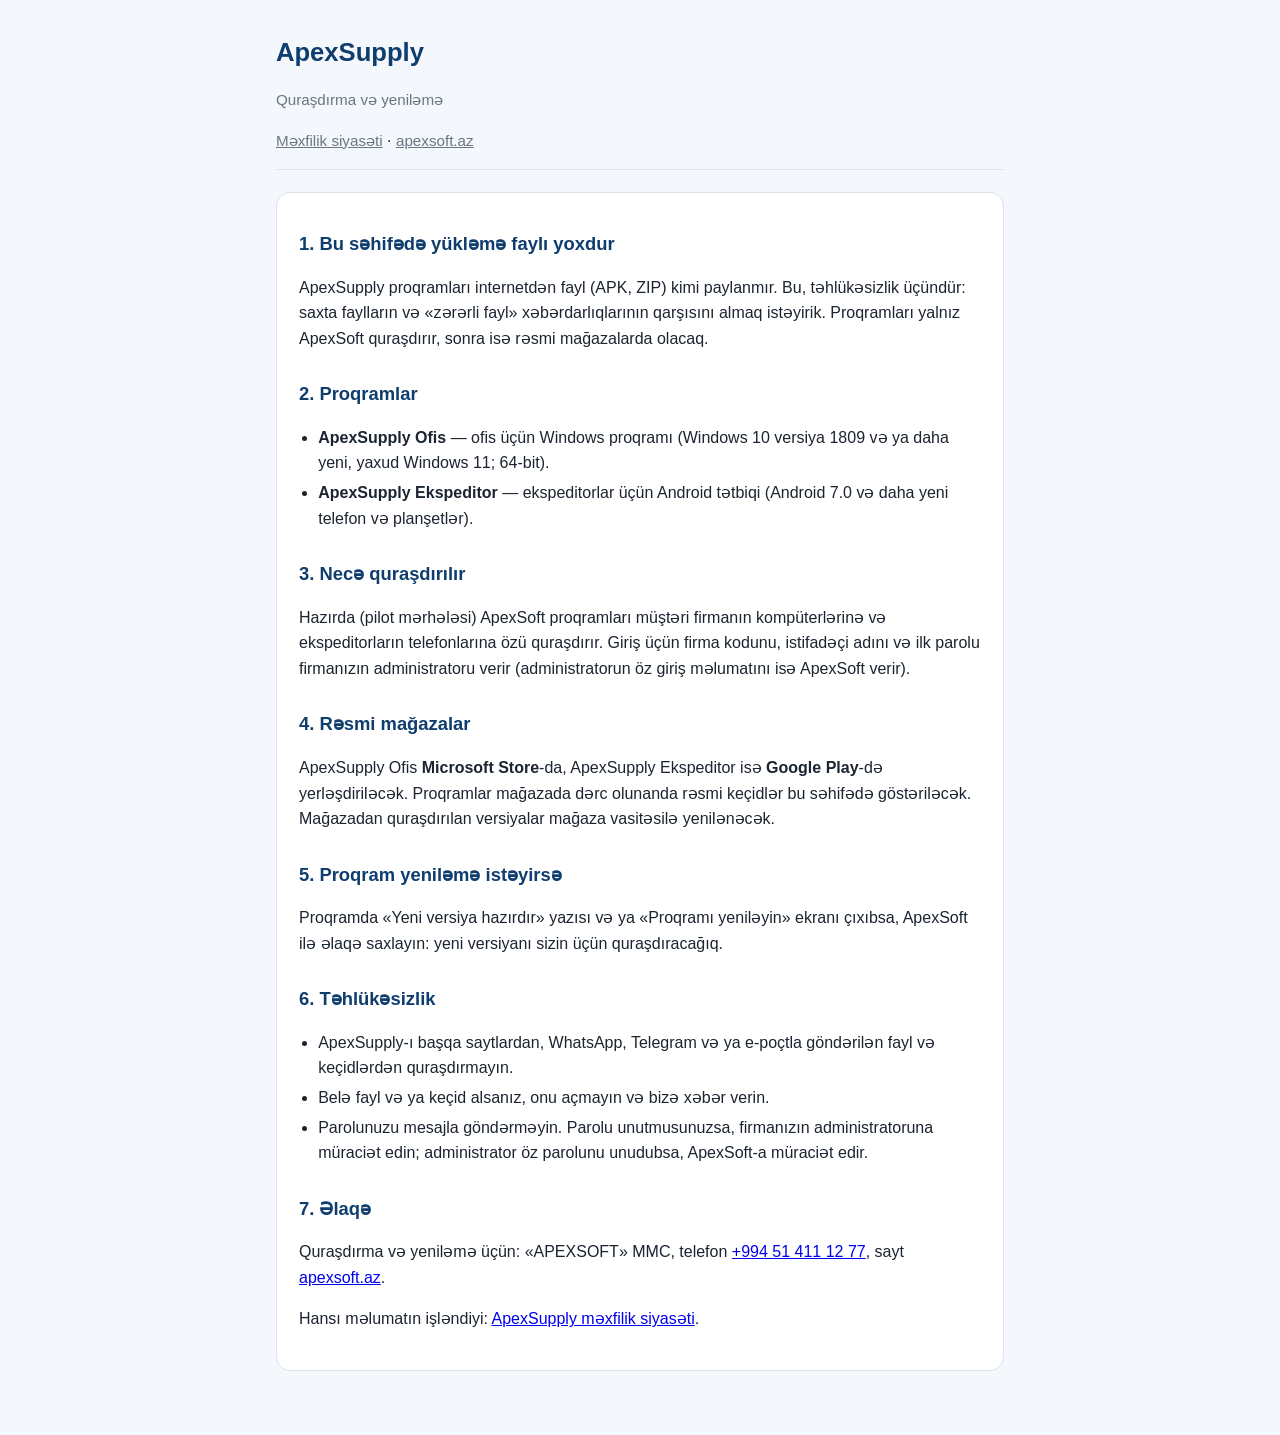
<file: apexsupply/yukle/index.html>
<!doctype html>
<html lang="az">
<head>
<meta charset="utf-8">
<meta name="viewport" content="width=device-width, initial-scale=1">
<title>ApexSupply — Quraşdırma və yeniləmə</title>
<meta name="description" content="ApexSupply Ofis (Windows) və ApexSupply Ekspeditor (Android) necə quraşdırılır və yenilənir. Proqramlar saytdan fayl kimi paylanmır: quraşdırmanı ApexSoft edir.">
<link rel="canonical" href="https://apexsoft.az/apexsupply/yukle/">
<style>
  :root { --mavi: #0F3D6E; --metn: #1B2430; --solgun: #6B7684; --xett: #DDE3EA; --fon: #F4F7FB; }
  * { box-sizing: border-box; }
  body { margin: 0; background: var(--fon); color: var(--metn);
         font: 16px/1.6 -apple-system, "Segoe UI", Roboto, "Noto Sans", Arial, sans-serif; }
  main { max-width: 760px; margin: 0 auto; padding: 32px 16px 64px; }
  header { border-bottom: 1px solid var(--xett); margin-bottom: 8px; }
  h1 { color: var(--mavi); font-size: 1.6rem; margin: 0 0 4px; }
  h2 { color: var(--mavi); font-size: 1.15rem; margin: 28px 0 6px; }
  .tarix, .dil a { color: var(--solgun); font-size: .95rem; }
  .dil { margin: 6px 0 16px; }
  section.lang { background: #fff; border: 1px solid var(--xett); border-radius: 14px;
                 padding: 8px 22px 22px; margin-top: 22px; }
  ul { padding-left: 1.2em; }
  li { margin: 4px 0; }
  code { background: var(--fon); padding: 1px 5px; border-radius: 4px; }
</style>
</head>
<body>
<main>
<header>
  <h1>ApexSupply</h1>
  <p class="tarix">Quraşdırma və yeniləmə</p>
  <p class="dil"><a href="/apexsupply/mexfilik/">Məxfilik siyasəti</a> · <a href="/">apexsoft.az</a></p>
</header>

<section class="lang" lang="az">
  <h2>1. Bu səhifədə yükləmə faylı yoxdur</h2>
  <p>ApexSupply proqramları internetdən fayl (APK, ZIP) kimi paylanmır. Bu, təhlükəsizlik üçündür: saxta faylların və «zərərli fayl» xəbərdarlıqlarının qarşısını almaq istəyirik. Proqramları yalnız ApexSoft quraşdırır, sonra isə rəsmi mağazalarda olacaq.</p>

  <h2>2. Proqramlar</h2>
  <ul>
    <li><b>ApexSupply Ofis</b> — ofis üçün Windows proqramı (Windows 10 versiya 1809 və ya daha yeni, yaxud Windows 11; 64-bit).</li>
    <li><b>ApexSupply Ekspeditor</b> — ekspeditorlar üçün Android tətbiqi (Android 7.0 və daha yeni telefon və planşetlər).</li>
  </ul>

  <h2>3. Necə quraşdırılır</h2>
  <p>Hazırda (pilot mərhələsi) ApexSoft proqramları müştəri firmanın kompüterlərinə və ekspeditorların telefonlarına özü quraşdırır. Giriş üçün firma kodunu, istifadəçi adını və ilk parolu firmanızın administratoru verir (administratorun öz giriş məlumatını isə ApexSoft verir).</p>

  <h2>4. Rəsmi mağazalar</h2>
  <p>ApexSupply Ofis <b>Microsoft Store</b>-da, ApexSupply Ekspeditor isə <b>Google Play</b>-də yerləşdiriləcək. Proqramlar mağazada dərc olunanda rəsmi keçidlər bu səhifədə göstəriləcək. Mağazadan quraşdırılan versiyalar mağaza vasitəsilə yenilənəcək.</p>

  <h2>5. Proqram yeniləmə istəyirsə</h2>
  <p>Proqramda «Yeni versiya hazırdır» yazısı və ya «Proqramı yeniləyin» ekranı çıxıbsa, ApexSoft ilə əlaqə saxlayın: yeni versiyanı sizin üçün quraşdıracağıq.</p>

  <h2>6. Təhlükəsizlik</h2>
  <ul>
    <li>ApexSupply-ı başqa saytlardan, WhatsApp, Telegram və ya e-poçtla göndərilən fayl və keçidlərdən quraşdırmayın.</li>
    <li>Belə fayl və ya keçid alsanız, onu açmayın və bizə xəbər verin.</li>
    <li>Parolunuzu mesajla göndərməyin. Parolu unutmusunuzsa, firmanızın administratoruna müraciət edin; administrator öz parolunu unudubsa, ApexSoft-a müraciət edir.</li>
  </ul>

  <h2>7. Əlaqə</h2>
  <p>Quraşdırma və yeniləmə üçün: «APEXSOFT» MMC, telefon <a href="tel:+994514111277">+994 51 411 12 77</a>, sayt <a href="/">apexsoft.az</a>.</p>
  <p>Hansı məlumatın işləndiyi: <a href="/apexsupply/mexfilik/">ApexSupply məxfilik siyasəti</a>.</p>
</section>
</main>
</body>
</html>
</file>
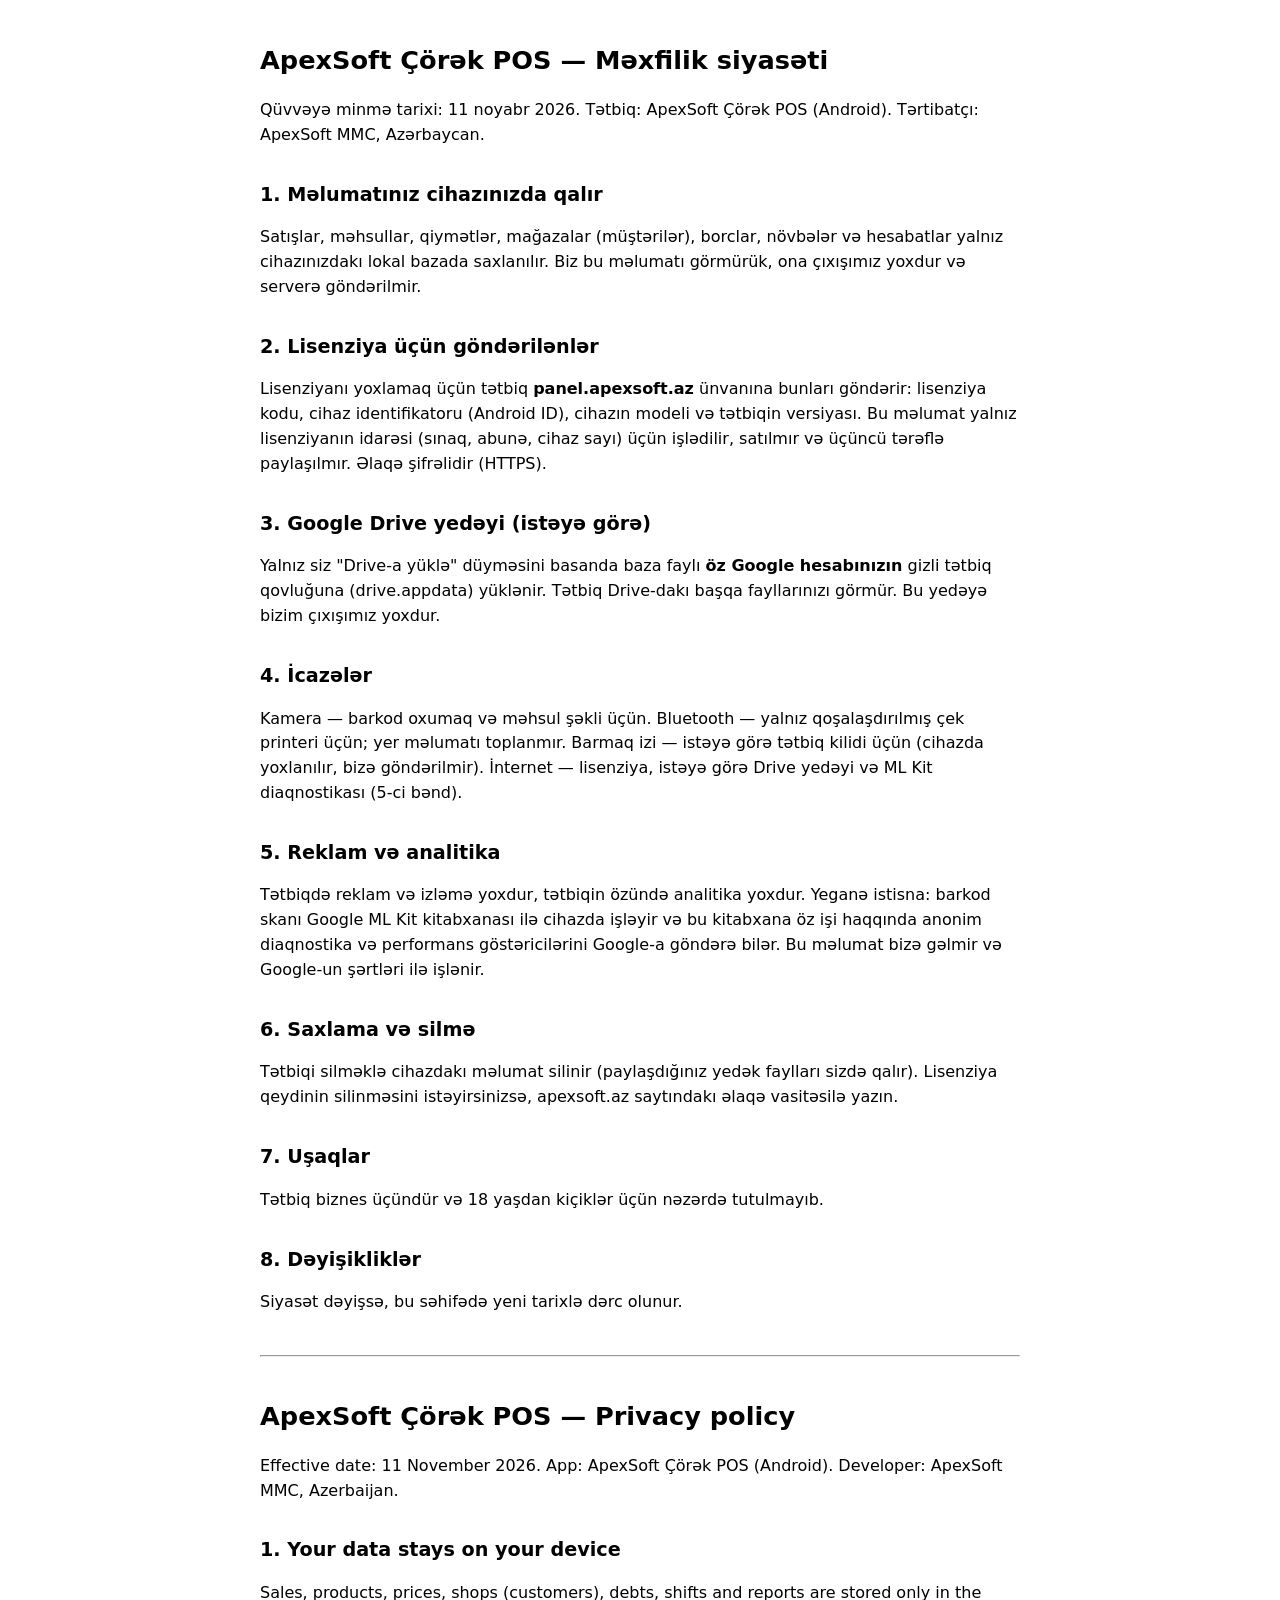
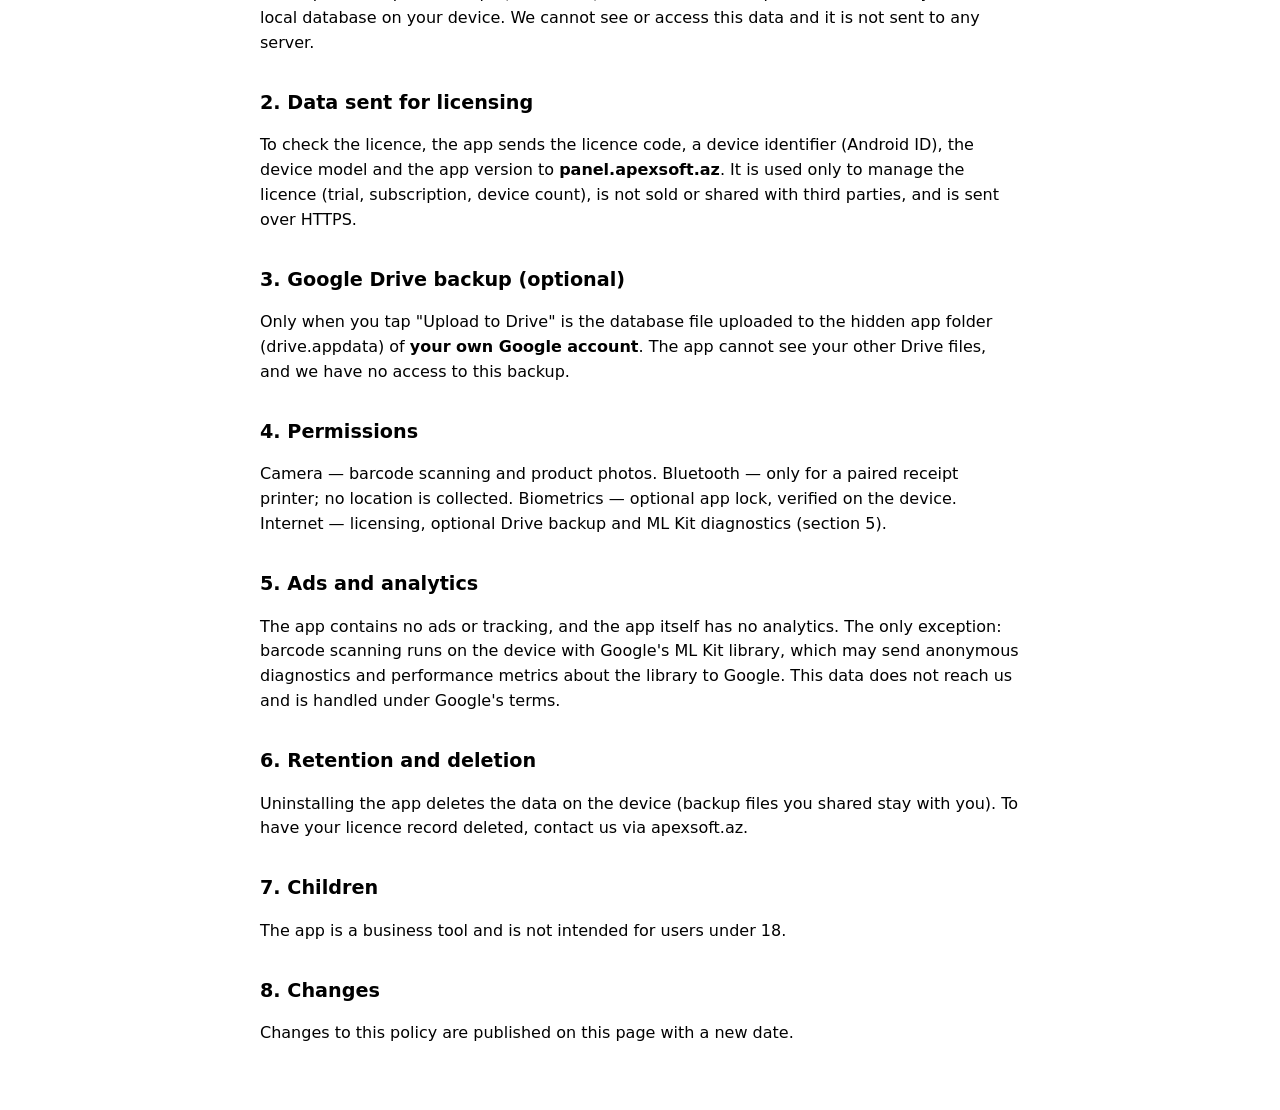
<file: corek-pos/mexfilik/index.html>
<!doctype html>
<html lang="az">
<head>
<meta charset="utf-8">
<meta name="viewport" content="width=device-width, initial-scale=1">
<title>Çörək POS — Məxfilik siyasəti / Privacy policy</title>
<style>
  :root { color-scheme: light dark; }
  body { font-family: system-ui, -apple-system, "Segoe UI", Roboto, sans-serif; max-width: 760px; margin: 0 auto; padding: 24px 16px 48px; line-height: 1.55; }
  h1 { font-size: 1.6rem; } h2 { font-size: 1.2rem; margin-top: 2rem; }
  hr { margin: 2.5rem 0; }
</style>
</head>
<body>
<h1>ApexSoft Çörək POS — Məxfilik siyasəti</h1>
<p>Qüvvəyə minmə tarixi: 11 noyabr 2026. Tətbiq: ApexSoft Çörək POS (Android). Tərtibatçı: ApexSoft MMC, Azərbaycan.</p>

<h2>1. Məlumatınız cihazınızda qalır</h2>
<p>Satışlar, məhsullar, qiymətlər, mağazalar (müştərilər), borclar, növbələr və hesabatlar yalnız cihazınızdakı lokal bazada saxlanılır. Biz bu məlumatı görmürük, ona çıxışımız yoxdur və serverə göndərilmir.</p>

<h2>2. Lisenziya üçün göndərilənlər</h2>
<p>Lisenziyanı yoxlamaq üçün tətbiq <b>panel.apexsoft.az</b> ünvanına bunları göndərir: lisenziya kodu, cihaz identifikatoru (Android ID), cihazın modeli və tətbiqin versiyası. Bu məlumat yalnız lisenziyanın idarəsi (sınaq, abunə, cihaz sayı) üçün işlədilir, satılmır və üçüncü tərəflə paylaşılmır. Əlaqə şifrəlidir (HTTPS).</p>

<h2>3. Google Drive yedəyi (istəyə görə)</h2>
<p>Yalnız siz "Drive-a yüklə" düyməsini basanda baza faylı <b>öz Google hesabınızın</b> gizli tətbiq qovluğuna (drive.appdata) yüklənir. Tətbiq Drive-dakı başqa fayllarınızı görmür. Bu yedəyə bizim çıxışımız yoxdur.</p>

<h2>4. İcazələr</h2>
<p>Kamera — barkod oxumaq və məhsul şəkli üçün. Bluetooth — yalnız qoşalaşdırılmış çek printeri üçün; yer məlumatı toplanmır. Barmaq izi — istəyə görə tətbiq kilidi üçün (cihazda yoxlanılır, bizə göndərilmir). İnternet — lisenziya, istəyə görə Drive yedəyi və ML Kit diaqnostikası (5-ci bənd).</p>

<h2>5. Reklam və analitika</h2>
<p>Tətbiqdə reklam və izləmə yoxdur, tətbiqin özündə analitika yoxdur. Yeganə istisna: barkod skanı Google ML Kit kitabxanası ilə cihazda işləyir və bu kitabxana öz işi haqqında anonim diaqnostika və performans göstəricilərini Google-a göndərə bilər. Bu məlumat bizə gəlmir və Google-un şərtləri ilə işlənir.</p>

<h2>6. Saxlama və silmə</h2>
<p>Tətbiqi silməklə cihazdakı məlumat silinir (paylaşdığınız yedək faylları sizdə qalır). Lisenziya qeydinin silinməsini istəyirsinizsə, apexsoft.az saytındakı əlaqə vasitəsilə yazın.</p>

<h2>7. Uşaqlar</h2>
<p>Tətbiq biznes üçündür və 18 yaşdan kiçiklər üçün nəzərdə tutulmayıb.</p>

<h2>8. Dəyişikliklər</h2>
<p>Siyasət dəyişsə, bu səhifədə yeni tarixlə dərc olunur.</p>

<hr>

<h1 lang="en">ApexSoft Çörək POS — Privacy policy</h1>
<div lang="en">
<p>Effective date: 11 November 2026. App: ApexSoft Çörək POS (Android). Developer: ApexSoft MMC, Azerbaijan.</p>
<h2>1. Your data stays on your device</h2>
<p>Sales, products, prices, shops (customers), debts, shifts and reports are stored only in the local database on your device. We cannot see or access this data and it is not sent to any server.</p>
<h2>2. Data sent for licensing</h2>
<p>To check the licence, the app sends the licence code, a device identifier (Android ID), the device model and the app version to <b>panel.apexsoft.az</b>. It is used only to manage the licence (trial, subscription, device count), is not sold or shared with third parties, and is sent over HTTPS.</p>
<h2>3. Google Drive backup (optional)</h2>
<p>Only when you tap "Upload to Drive" is the database file uploaded to the hidden app folder (drive.appdata) of <b>your own Google account</b>. The app cannot see your other Drive files, and we have no access to this backup.</p>
<h2>4. Permissions</h2>
<p>Camera — barcode scanning and product photos. Bluetooth — only for a paired receipt printer; no location is collected. Biometrics — optional app lock, verified on the device. Internet — licensing, optional Drive backup and ML Kit diagnostics (section 5).</p>
<h2>5. Ads and analytics</h2>
<p>The app contains no ads or tracking, and the app itself has no analytics. The only exception: barcode scanning runs on the device with Google's ML Kit library, which may send anonymous diagnostics and performance metrics about the library to Google. This data does not reach us and is handled under Google's terms.</p>
<h2>6. Retention and deletion</h2>
<p>Uninstalling the app deletes the data on the device (backup files you shared stay with you). To have your licence record deleted, contact us via apexsoft.az.</p>
<h2>7. Children</h2>
<p>The app is a business tool and is not intended for users under 18.</p>
<h2>8. Changes</h2>
<p>Changes to this policy are published on this page with a new date.</p>
</div>
</body>
</html>
</file>
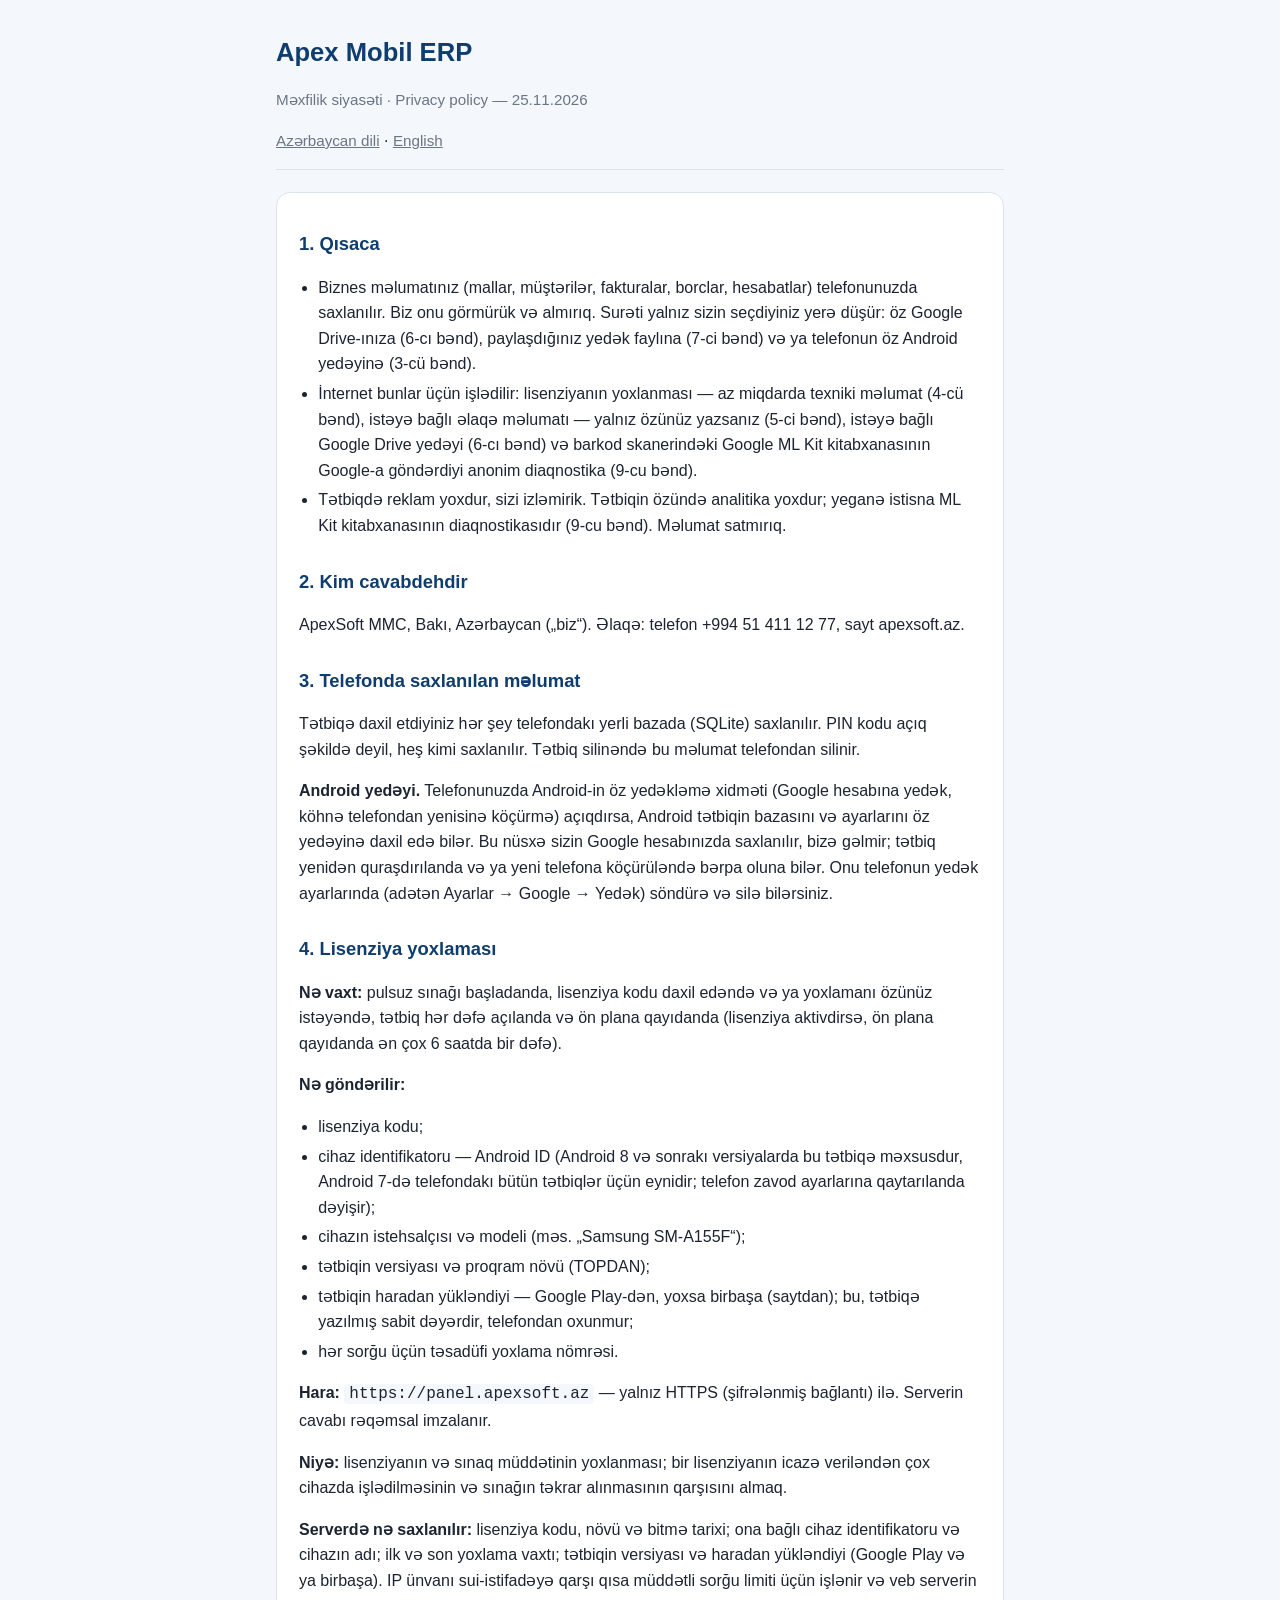
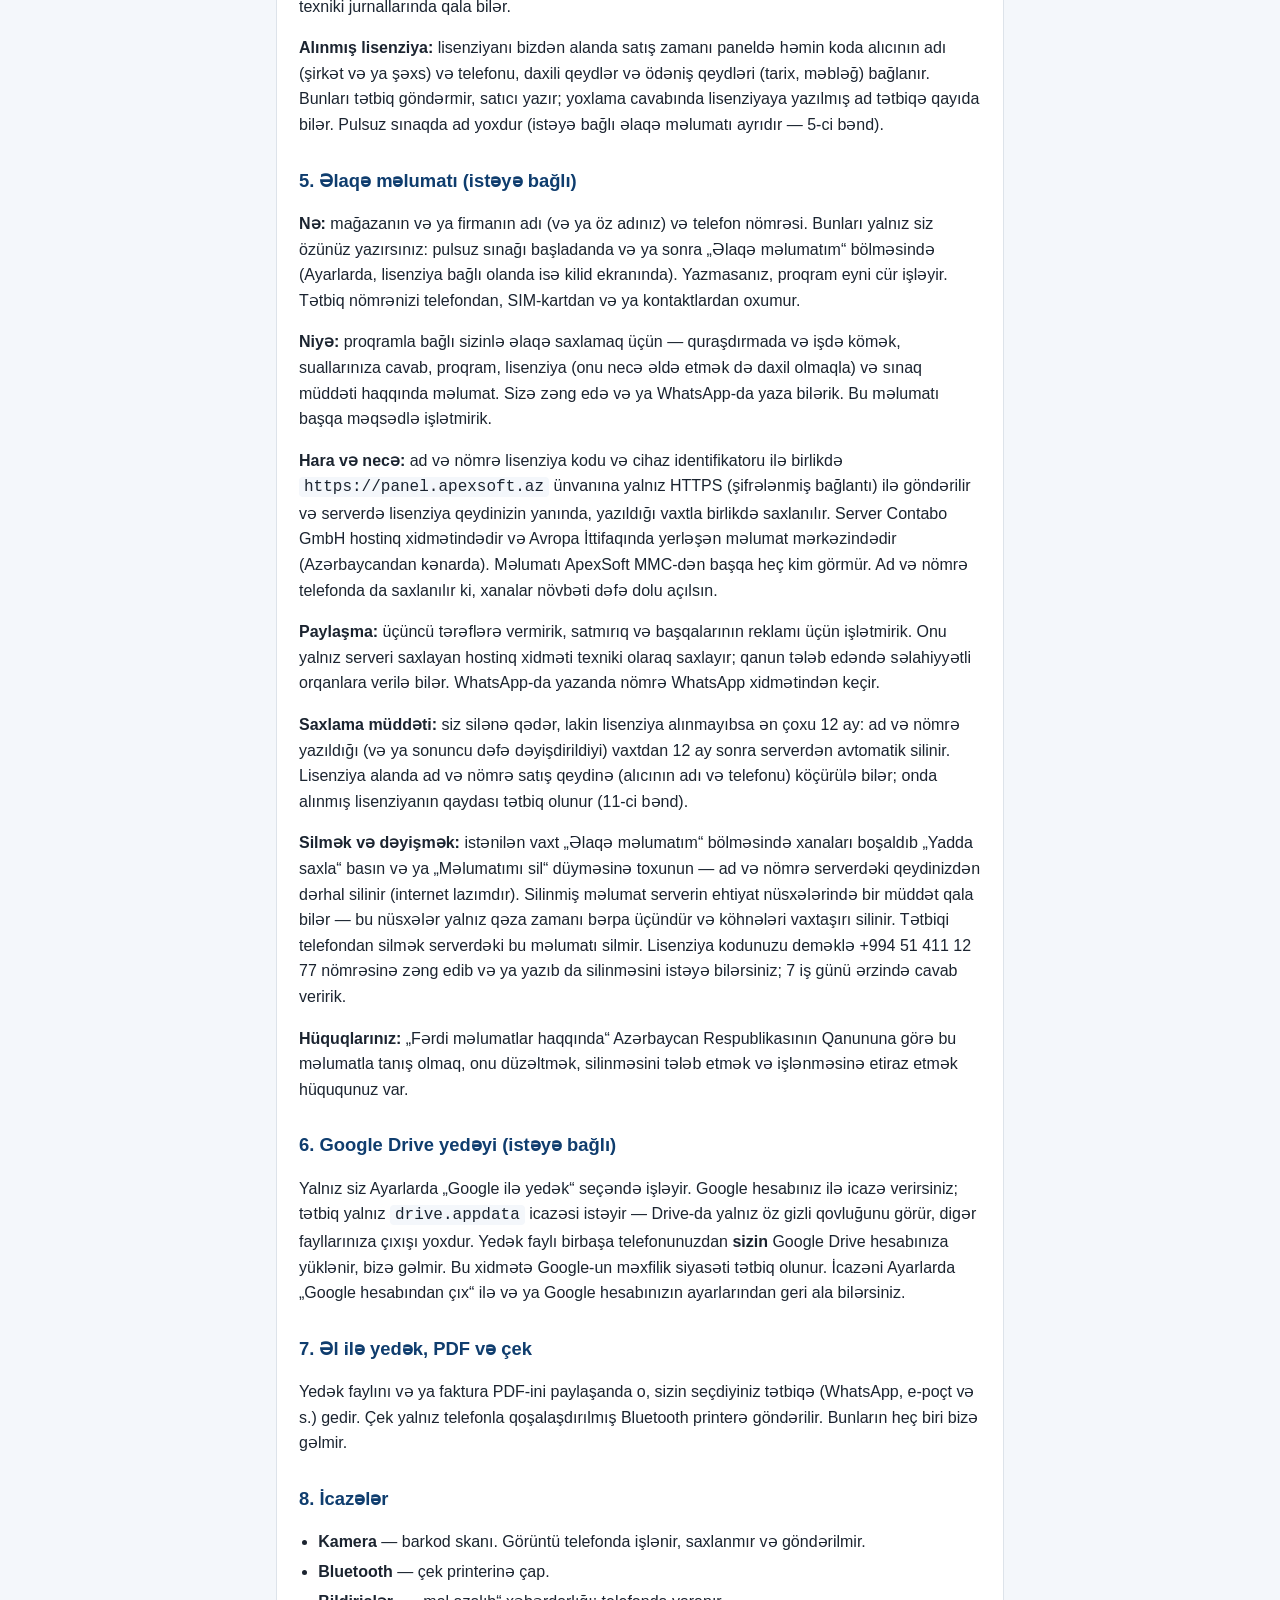
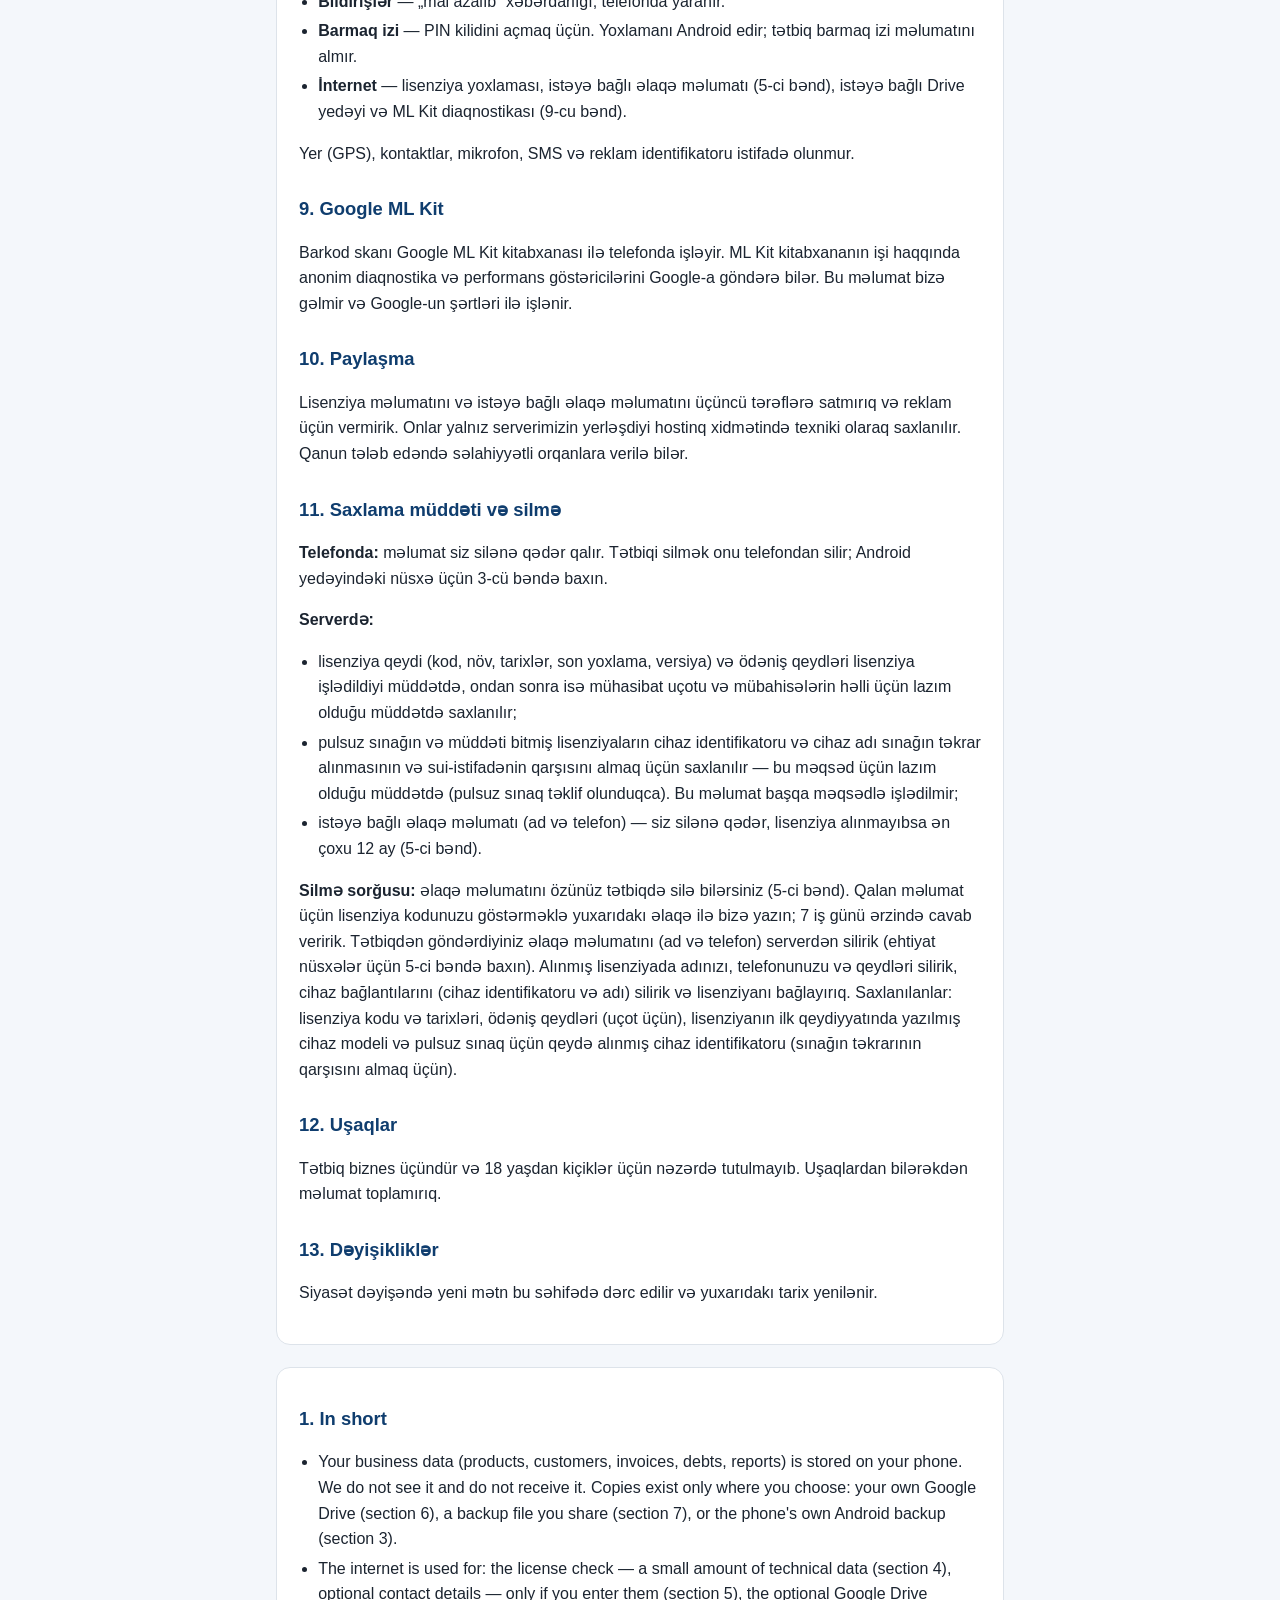
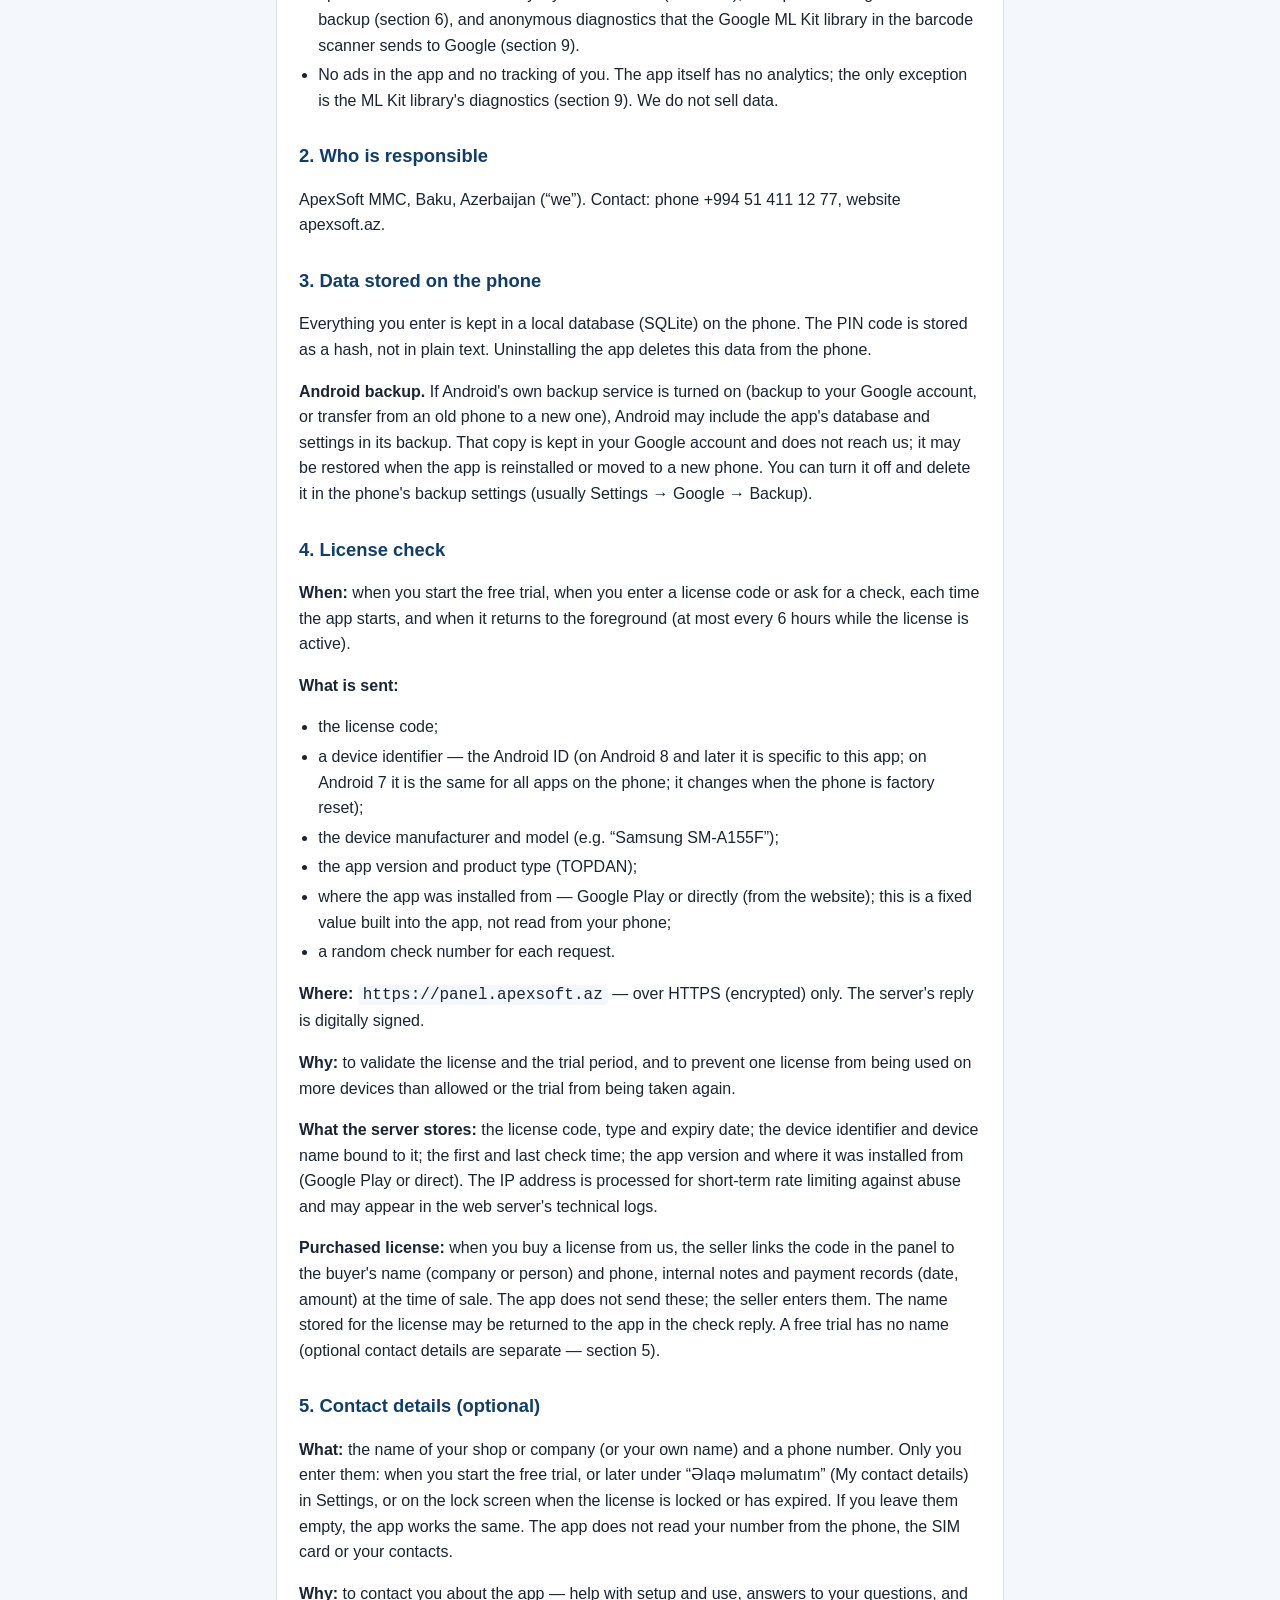
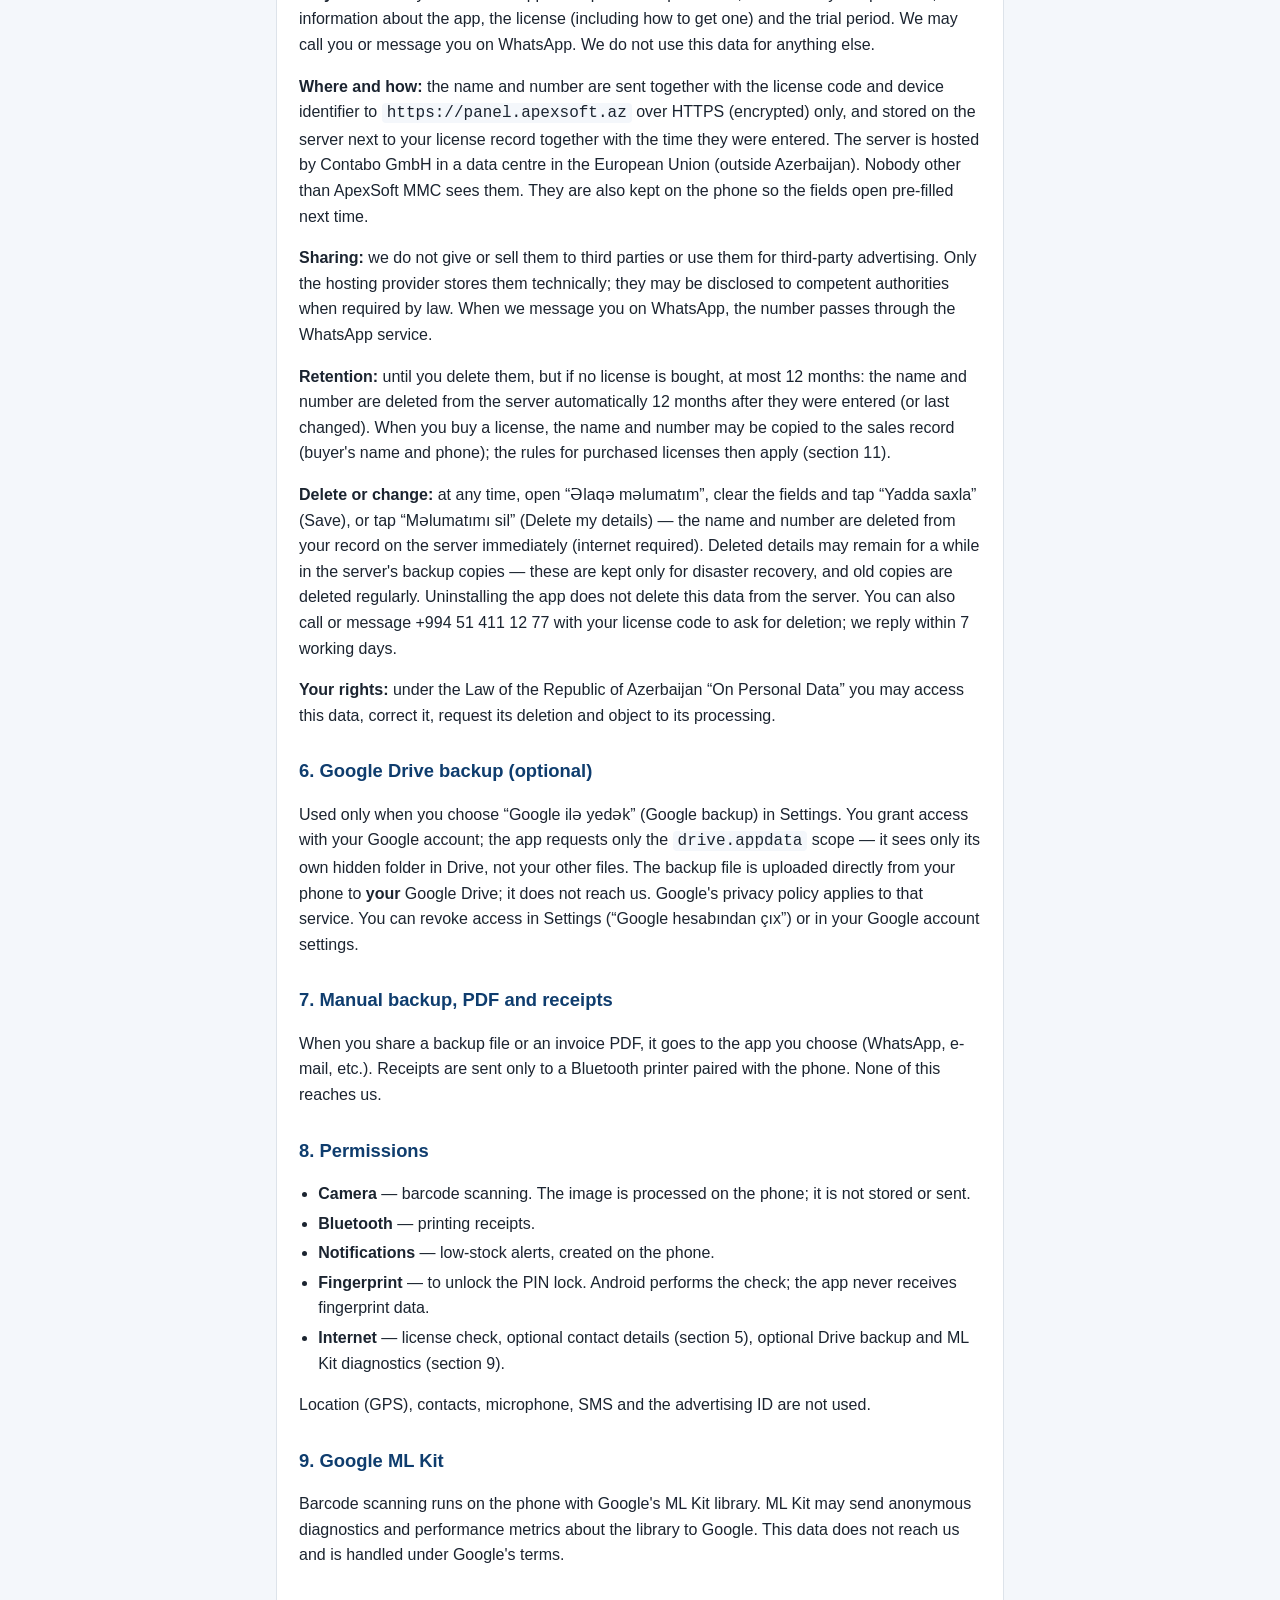
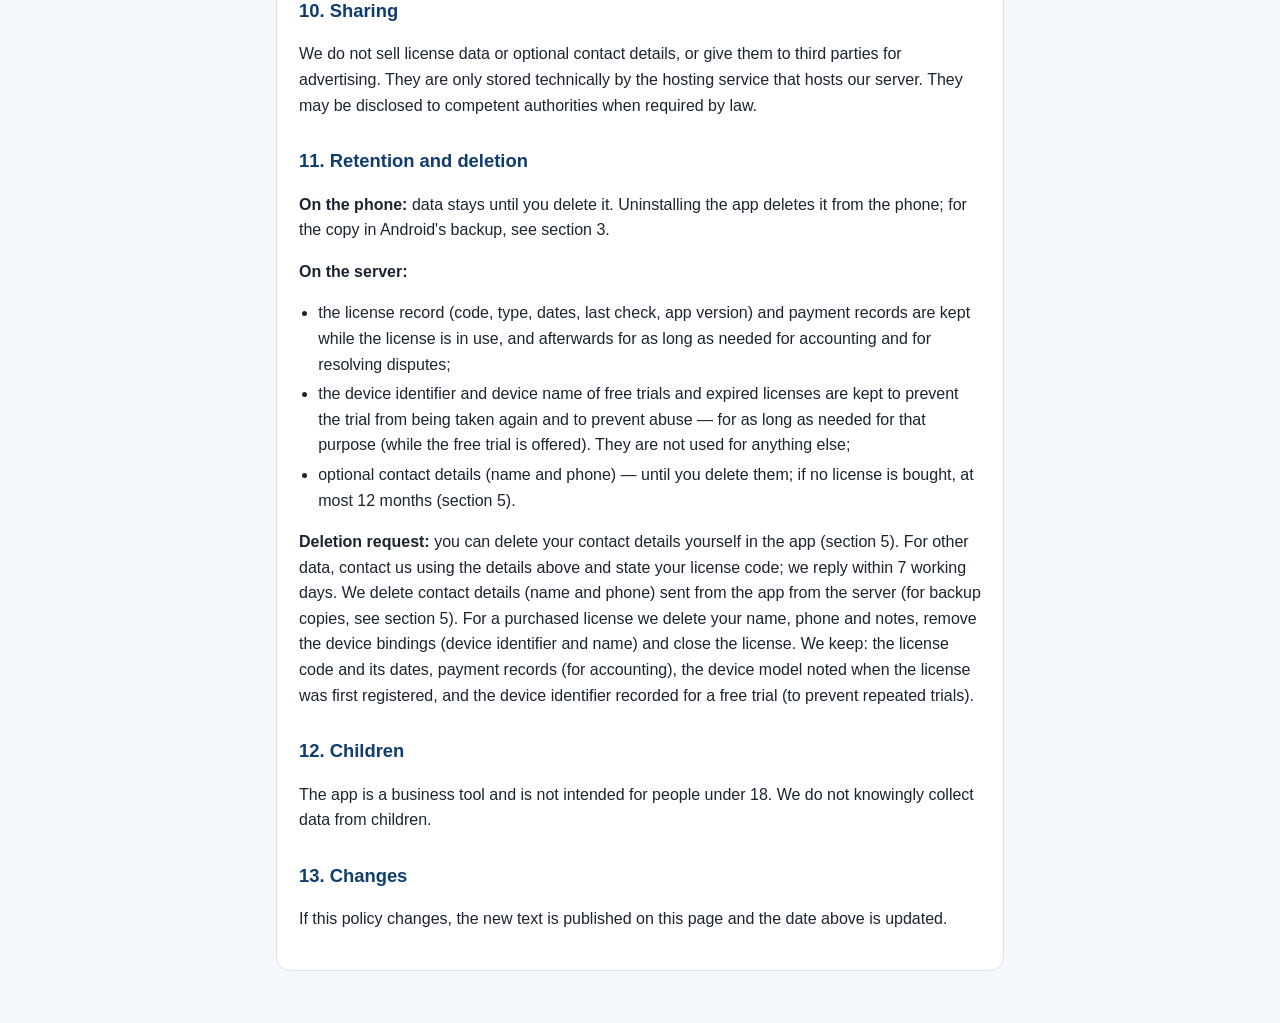
<file: mobil-erp/mexfilik/index.html>
<!doctype html>
<html lang="az">
<head>
<meta charset="utf-8">
<meta name="viewport" content="width=device-width, initial-scale=1">
<title>Apex Mobil ERP — Məxfilik siyasəti / Privacy policy</title>
<link rel="canonical" href="https://apexsoft.az/mobil-erp/mexfilik/">
<style>
  :root { --mavi: #0F3D6E; --metn: #1B2430; --solgun: #6B7684; --xett: #DDE3EA; --fon: #F4F7FB; }
  * { box-sizing: border-box; }
  body { margin: 0; background: var(--fon); color: var(--metn);
         font: 16px/1.6 -apple-system, "Segoe UI", Roboto, "Noto Sans", Arial, sans-serif; }
  main { max-width: 760px; margin: 0 auto; padding: 32px 16px 64px; }
  header { border-bottom: 1px solid var(--xett); margin-bottom: 8px; }
  h1 { color: var(--mavi); font-size: 1.6rem; margin: 0 0 4px; }
  h2 { color: var(--mavi); font-size: 1.15rem; margin: 28px 0 6px; }
  .tarix, .dil a { color: var(--solgun); font-size: .95rem; }
  .dil { margin: 6px 0 16px; }
  section.lang { background: #fff; border: 1px solid var(--xett); border-radius: 14px;
                 padding: 8px 22px 22px; margin-top: 22px; }
  ul { padding-left: 1.2em; }
  li { margin: 4px 0; }
  code { background: var(--fon); padding: 1px 5px; border-radius: 4px; }
</style>
</head>
<body>
<main>
<header>
  <h1>Apex Mobil ERP</h1>
  <p class="tarix">Məxfilik siyasəti · Privacy policy — 25.11.2026</p>
  <p class="dil"><a href="#az">Azərbaycan dili</a> · <a href="#en">English</a></p>
</header>

<section class="lang" id="az" lang="az">
  <h2>1. Qısaca</h2>
  <ul>
    <li>Biznes məlumatınız (mallar, müştərilər, fakturalar, borclar, hesabatlar) telefonunuzda saxlanılır. Biz onu görmürük və almırıq. Surəti yalnız sizin seçdiyiniz yerə düşür: öz Google Drive-ınıza (6-cı bənd), paylaşdığınız yedək faylına (7-ci bənd) və ya telefonun öz Android yedəyinə (3-cü bənd).</li>
    <li>İnternet bunlar üçün işlədilir: lisenziyanın yoxlanması — az miqdarda texniki məlumat (4-cü bənd), istəyə bağlı əlaqə məlumatı — yalnız özünüz yazsanız (5-ci bənd), istəyə bağlı Google Drive yedəyi (6-cı bənd) və barkod skanerindəki Google ML Kit kitabxanasının Google-a göndərdiyi anonim diaqnostika (9-cu bənd).</li>
    <li>Tətbiqdə reklam yoxdur, sizi izləmirik. Tətbiqin özündə analitika yoxdur; yeganə istisna ML Kit kitabxanasının diaqnostikasıdır (9-cu bənd). Məlumat satmırıq.</li>
  </ul>

  <h2>2. Kim cavabdehdir</h2>
  <p>ApexSoft MMC, Bakı, Azərbaycan („biz“). Əlaqə: telefon +994 51 411 12 77, sayt apexsoft.az.</p>

  <h2>3. Telefonda saxlanılan məlumat</h2>
  <p>Tətbiqə daxil etdiyiniz hər şey telefondakı yerli bazada (SQLite) saxlanılır. PIN kodu açıq şəkildə deyil, heş kimi saxlanılır. Tətbiq silinəndə bu məlumat telefondan silinir.</p>
  <p><b>Android yedəyi.</b> Telefonunuzda Android-in öz yedəkləmə xidməti (Google hesabına yedək, köhnə telefondan yenisinə köçürmə) açıqdırsa, Android tətbiqin bazasını və ayarlarını öz yedəyinə daxil edə bilər. Bu nüsxə sizin Google hesabınızda saxlanılır, bizə gəlmir; tətbiq yenidən quraşdırılanda və ya yeni telefona köçürüləndə bərpa oluna bilər. Onu telefonun yedək ayarlarında (adətən Ayarlar → Google → Yedək) söndürə və silə bilərsiniz.</p>

  <h2>4. Lisenziya yoxlaması</h2>
  <p><b>Nə vaxt:</b> pulsuz sınağı başladanda, lisenziya kodu daxil edəndə və ya yoxlamanı özünüz istəyəndə, tətbiq hər dəfə açılanda və ön plana qayıdanda (lisenziya aktivdirsə, ön plana qayıdanda ən çox 6 saatda bir dəfə).</p>
  <p><b>Nə göndərilir:</b></p>
  <ul>
    <li>lisenziya kodu;</li>
    <li>cihaz identifikatoru — Android ID (Android 8 və sonrakı versiyalarda bu tətbiqə məxsusdur, Android 7-də telefondakı bütün tətbiqlər üçün eynidir; telefon zavod ayarlarına qaytarılanda dəyişir);</li>
    <li>cihazın istehsalçısı və modeli (məs. „Samsung SM-A155F“);</li>
    <li>tətbiqin versiyası və proqram növü (TOPDAN);</li>
    <li>tətbiqin haradan yükləndiyi — Google Play-dən, yoxsa birbaşa (saytdan); bu, tətbiqə yazılmış sabit dəyərdir, telefondan oxunmur;</li>
    <li>hər sorğu üçün təsadüfi yoxlama nömrəsi.</li>
  </ul>
  <p><b>Hara:</b> <code>https://panel.apexsoft.az</code> — yalnız HTTPS (şifrələnmiş bağlantı) ilə. Serverin cavabı rəqəmsal imzalanır.</p>
  <p><b>Niyə:</b> lisenziyanın və sınaq müddətinin yoxlanması; bir lisenziyanın icazə veriləndən çox cihazda işlədilməsinin və sınağın təkrar alınmasının qarşısını almaq.</p>
  <p><b>Serverdə nə saxlanılır:</b> lisenziya kodu, növü və bitmə tarixi; ona bağlı cihaz identifikatoru və cihazın adı; ilk və son yoxlama vaxtı; tətbiqin versiyası və haradan yükləndiyi (Google Play və ya birbaşa). IP ünvanı sui-istifadəyə qarşı qısa müddətli sorğu limiti üçün işlənir və veb serverin texniki jurnallarında qala bilər.</p>
  <p><b>Alınmış lisenziya:</b> lisenziyanı bizdən alanda satış zamanı paneldə həmin koda alıcının adı (şirkət və ya şəxs) və telefonu, daxili qeydlər və ödəniş qeydləri (tarix, məbləğ) bağlanır. Bunları tətbiq göndərmir, satıcı yazır; yoxlama cavabında lisenziyaya yazılmış ad tətbiqə qayıda bilər. Pulsuz sınaqda ad yoxdur (istəyə bağlı əlaqə məlumatı ayrıdır — 5-ci bənd).</p>

  <h2>5. Əlaqə məlumatı (istəyə bağlı)</h2>
  <p><b>Nə:</b> mağazanın və ya firmanın adı (və ya öz adınız) və telefon nömrəsi. Bunları yalnız siz özünüz yazırsınız: pulsuz sınağı başladanda və ya sonra „Əlaqə məlumatım“ bölməsində (Ayarlarda, lisenziya bağlı olanda isə kilid ekranında). Yazmasanız, proqram eyni cür işləyir. Tətbiq nömrənizi telefondan, SIM-kartdan və ya kontaktlardan oxumur.</p>
  <p><b>Niyə:</b> proqramla bağlı sizinlə əlaqə saxlamaq üçün — quraşdırmada və işdə kömək, suallarınıza cavab, proqram, lisenziya (onu necə əldə etmək də daxil olmaqla) və sınaq müddəti haqqında məlumat. Sizə zəng edə və ya WhatsApp-da yaza bilərik. Bu məlumatı başqa məqsədlə işlətmirik.</p>
  <p><b>Hara və necə:</b> ad və nömrə lisenziya kodu və cihaz identifikatoru ilə birlikdə <code>https://panel.apexsoft.az</code> ünvanına yalnız HTTPS (şifrələnmiş bağlantı) ilə göndərilir və serverdə lisenziya qeydinizin yanında, yazıldığı vaxtla birlikdə saxlanılır. Server Contabo GmbH hostinq xidmətindədir və Avropa İttifaqında yerləşən məlumat mərkəzindədir (Azərbaycandan kənarda). Məlumatı ApexSoft MMC-dən başqa heç kim görmür. Ad və nömrə telefonda da saxlanılır ki, xanalar növbəti dəfə dolu açılsın.</p>
  <p><b>Paylaşma:</b> üçüncü tərəflərə vermirik, satmırıq və başqalarının reklamı üçün işlətmirik. Onu yalnız serveri saxlayan hostinq xidməti texniki olaraq saxlayır; qanun tələb edəndə səlahiyyətli orqanlara verilə bilər. WhatsApp-da yazanda nömrə WhatsApp xidmətindən keçir.</p>
  <p><b>Saxlama müddəti:</b> siz silənə qədər, lakin lisenziya alınmayıbsa ən çoxu 12 ay: ad və nömrə yazıldığı (və ya sonuncu dəfə dəyişdirildiyi) vaxtdan 12 ay sonra serverdən avtomatik silinir. Lisenziya alanda ad və nömrə satış qeydinə (alıcının adı və telefonu) köçürülə bilər; onda alınmış lisenziyanın qaydası tətbiq olunur (11-ci bənd).</p>
  <p><b>Silmək və dəyişmək:</b> istənilən vaxt „Əlaqə məlumatım“ bölməsində xanaları boşaldıb „Yadda saxla“ basın və ya „Məlumatımı sil“ düyməsinə toxunun — ad və nömrə serverdəki qeydinizdən dərhal silinir (internet lazımdır). Silinmiş məlumat serverin ehtiyat nüsxələrində bir müddət qala bilər — bu nüsxələr yalnız qəza zamanı bərpa üçündür və köhnələri vaxtaşırı silinir. Tətbiqi telefondan silmək serverdəki bu məlumatı silmir. Lisenziya kodunuzu deməklə +994 51 411 12 77 nömrəsinə zəng edib və ya yazıb da silinməsini istəyə bilərsiniz; 7 iş günü ərzində cavab veririk.</p>
  <p><b>Hüquqlarınız:</b> „Fərdi məlumatlar haqqında“ Azərbaycan Respublikasının Qanununa görə bu məlumatla tanış olmaq, onu düzəltmək, silinməsini tələb etmək və işlənməsinə etiraz etmək hüququnuz var.</p>

  <h2>6. Google Drive yedəyi (istəyə bağlı)</h2>
  <p>Yalnız siz Ayarlarda „Google ilə yedək“ seçəndə işləyir. Google hesabınız ilə icazə verirsiniz; tətbiq yalnız <code>drive.appdata</code> icazəsi istəyir — Drive-da yalnız öz gizli qovluğunu görür, digər fayllarınıza çıxışı yoxdur. Yedək faylı birbaşa telefonunuzdan <b>sizin</b> Google Drive hesabınıza yüklənir, bizə gəlmir. Bu xidmətə Google-un məxfilik siyasəti tətbiq olunur. İcazəni Ayarlarda „Google hesabından çıx“ ilə və ya Google hesabınızın ayarlarından geri ala bilərsiniz.</p>

  <h2>7. Əl ilə yedək, PDF və çek</h2>
  <p>Yedək faylını və ya faktura PDF-ini paylaşanda o, sizin seçdiyiniz tətbiqə (WhatsApp, e-poçt və s.) gedir. Çek yalnız telefonla qoşalaşdırılmış Bluetooth printerə göndərilir. Bunların heç biri bizə gəlmir.</p>

  <h2>8. İcazələr</h2>
  <ul>
    <li><b>Kamera</b> — barkod skanı. Görüntü telefonda işlənir, saxlanmır və göndərilmir.</li>
    <li><b>Bluetooth</b> — çek printerinə çap.</li>
    <li><b>Bildirişlər</b> — „mal azalıb“ xəbərdarlığı; telefonda yaranır.</li>
    <li><b>Barmaq izi</b> — PIN kilidini açmaq üçün. Yoxlamanı Android edir; tətbiq barmaq izi məlumatını almır.</li>
    <li><b>İnternet</b> — lisenziya yoxlaması, istəyə bağlı əlaqə məlumatı (5-ci bənd), istəyə bağlı Drive yedəyi və ML Kit diaqnostikası (9-cu bənd).</li>
  </ul>
  <p>Yer (GPS), kontaktlar, mikrofon, SMS və reklam identifikatoru istifadə olunmur.</p>

  <h2>9. Google ML Kit</h2>
  <p>Barkod skanı Google ML Kit kitabxanası ilə telefonda işləyir. ML Kit kitabxananın işi haqqında anonim diaqnostika və performans göstəricilərini Google-a göndərə bilər. Bu məlumat bizə gəlmir və Google-un şərtləri ilə işlənir.</p>

  <h2>10. Paylaşma</h2>
  <p>Lisenziya məlumatını və istəyə bağlı əlaqə məlumatını üçüncü tərəflərə satmırıq və reklam üçün vermirik. Onlar yalnız serverimizin yerləşdiyi hostinq xidmətində texniki olaraq saxlanılır. Qanun tələb edəndə səlahiyyətli orqanlara verilə bilər.</p>

  <h2>11. Saxlama müddəti və silmə</h2>
  <p><b>Telefonda:</b> məlumat siz silənə qədər qalır. Tətbiqi silmək onu telefondan silir; Android yedəyindəki nüsxə üçün 3-cü bəndə baxın.</p>
  <p><b>Serverdə:</b></p>
  <ul>
    <li>lisenziya qeydi (kod, növ, tarixlər, son yoxlama, versiya) və ödəniş qeydləri lisenziya işlədildiyi müddətdə, ondan sonra isə mühasibat uçotu və mübahisələrin həlli üçün lazım olduğu müddətdə saxlanılır;</li>
    <li>pulsuz sınağın və müddəti bitmiş lisenziyaların cihaz identifikatoru və cihaz adı sınağın təkrar alınmasının və sui-istifadənin qarşısını almaq üçün saxlanılır — bu məqsəd üçün lazım olduğu müddətdə (pulsuz sınaq təklif olunduqca). Bu məlumat başqa məqsədlə işlədilmir;</li>
    <li>istəyə bağlı əlaqə məlumatı (ad və telefon) — siz silənə qədər, lisenziya alınmayıbsa ən çoxu 12 ay (5-ci bənd).</li>
  </ul>
  <p><b>Silmə sorğusu:</b> əlaqə məlumatını özünüz tətbiqdə silə bilərsiniz (5-ci bənd). Qalan məlumat üçün lisenziya kodunuzu göstərməklə yuxarıdakı əlaqə ilə bizə yazın; 7 iş günü ərzində cavab veririk. Tətbiqdən göndərdiyiniz əlaqə məlumatını (ad və telefon) serverdən silirik (ehtiyat nüsxələr üçün 5-ci bəndə baxın). Alınmış lisenziyada adınızı, telefonunuzu və qeydləri silirik, cihaz bağlantılarını (cihaz identifikatoru və adı) silirik və lisenziyanı bağlayırıq. Saxlanılanlar: lisenziya kodu və tarixləri, ödəniş qeydləri (uçot üçün), lisenziyanın ilk qeydiyyatında yazılmış cihaz modeli və pulsuz sınaq üçün qeydə alınmış cihaz identifikatoru (sınağın təkrarının qarşısını almaq üçün).</p>

  <h2>12. Uşaqlar</h2>
  <p>Tətbiq biznes üçündür və 18 yaşdan kiçiklər üçün nəzərdə tutulmayıb. Uşaqlardan bilərəkdən məlumat toplamırıq.</p>

  <h2>13. Dəyişikliklər</h2>
  <p>Siyasət dəyişəndə yeni mətn bu səhifədə dərc edilir və yuxarıdakı tarix yenilənir.</p>
</section>

<section class="lang" id="en" lang="en">
  <h2>1. In short</h2>
  <ul>
    <li>Your business data (products, customers, invoices, debts, reports) is stored on your phone. We do not see it and do not receive it. Copies exist only where you choose: your own Google Drive (section 6), a backup file you share (section 7), or the phone's own Android backup (section 3).</li>
    <li>The internet is used for: the license check — a small amount of technical data (section 4), optional contact details — only if you enter them (section 5), the optional Google Drive backup (section 6), and anonymous diagnostics that the Google ML Kit library in the barcode scanner sends to Google (section 9).</li>
    <li>No ads in the app and no tracking of you. The app itself has no analytics; the only exception is the ML Kit library's diagnostics (section 9). We do not sell data.</li>
  </ul>

  <h2>2. Who is responsible</h2>
  <p>ApexSoft MMC, Baku, Azerbaijan (“we”). Contact: phone +994 51 411 12 77, website apexsoft.az.</p>

  <h2>3. Data stored on the phone</h2>
  <p>Everything you enter is kept in a local database (SQLite) on the phone. The PIN code is stored as a hash, not in plain text. Uninstalling the app deletes this data from the phone.</p>
  <p><b>Android backup.</b> If Android's own backup service is turned on (backup to your Google account, or transfer from an old phone to a new one), Android may include the app's database and settings in its backup. That copy is kept in your Google account and does not reach us; it may be restored when the app is reinstalled or moved to a new phone. You can turn it off and delete it in the phone's backup settings (usually Settings → Google → Backup).</p>

  <h2>4. License check</h2>
  <p><b>When:</b> when you start the free trial, when you enter a license code or ask for a check, each time the app starts, and when it returns to the foreground (at most every 6 hours while the license is active).</p>
  <p><b>What is sent:</b></p>
  <ul>
    <li>the license code;</li>
    <li>a device identifier — the Android ID (on Android 8 and later it is specific to this app; on Android 7 it is the same for all apps on the phone; it changes when the phone is factory reset);</li>
    <li>the device manufacturer and model (e.g. “Samsung SM-A155F”);</li>
    <li>the app version and product type (TOPDAN);</li>
    <li>where the app was installed from — Google Play or directly (from the website); this is a fixed value built into the app, not read from your phone;</li>
    <li>a random check number for each request.</li>
  </ul>
  <p><b>Where:</b> <code>https://panel.apexsoft.az</code> — over HTTPS (encrypted) only. The server's reply is digitally signed.</p>
  <p><b>Why:</b> to validate the license and the trial period, and to prevent one license from being used on more devices than allowed or the trial from being taken again.</p>
  <p><b>What the server stores:</b> the license code, type and expiry date; the device identifier and device name bound to it; the first and last check time; the app version and where it was installed from (Google Play or direct). The IP address is processed for short-term rate limiting against abuse and may appear in the web server's technical logs.</p>
  <p><b>Purchased license:</b> when you buy a license from us, the seller links the code in the panel to the buyer's name (company or person) and phone, internal notes and payment records (date, amount) at the time of sale. The app does not send these; the seller enters them. The name stored for the license may be returned to the app in the check reply. A free trial has no name (optional contact details are separate — section 5).</p>

  <h2>5. Contact details (optional)</h2>
  <p><b>What:</b> the name of your shop or company (or your own name) and a phone number. Only you enter them: when you start the free trial, or later under “Əlaqə məlumatım” (My contact details) in Settings, or on the lock screen when the license is locked or has expired. If you leave them empty, the app works the same. The app does not read your number from the phone, the SIM card or your contacts.</p>
  <p><b>Why:</b> to contact you about the app — help with setup and use, answers to your questions, and information about the app, the license (including how to get one) and the trial period. We may call you or message you on WhatsApp. We do not use this data for anything else.</p>
  <p><b>Where and how:</b> the name and number are sent together with the license code and device identifier to <code>https://panel.apexsoft.az</code> over HTTPS (encrypted) only, and stored on the server next to your license record together with the time they were entered. The server is hosted by Contabo GmbH in a data centre in the European Union (outside Azerbaijan). Nobody other than ApexSoft MMC sees them. They are also kept on the phone so the fields open pre-filled next time.</p>
  <p><b>Sharing:</b> we do not give or sell them to third parties or use them for third-party advertising. Only the hosting provider stores them technically; they may be disclosed to competent authorities when required by law. When we message you on WhatsApp, the number passes through the WhatsApp service.</p>
  <p><b>Retention:</b> until you delete them, but if no license is bought, at most 12 months: the name and number are deleted from the server automatically 12 months after they were entered (or last changed). When you buy a license, the name and number may be copied to the sales record (buyer's name and phone); the rules for purchased licenses then apply (section 11).</p>
  <p><b>Delete or change:</b> at any time, open “Əlaqə məlumatım”, clear the fields and tap “Yadda saxla” (Save), or tap “Məlumatımı sil” (Delete my details) — the name and number are deleted from your record on the server immediately (internet required). Deleted details may remain for a while in the server's backup copies — these are kept only for disaster recovery, and old copies are deleted regularly. Uninstalling the app does not delete this data from the server. You can also call or message +994 51 411 12 77 with your license code to ask for deletion; we reply within 7 working days.</p>
  <p><b>Your rights:</b> under the Law of the Republic of Azerbaijan “On Personal Data” you may access this data, correct it, request its deletion and object to its processing.</p>

  <h2>6. Google Drive backup (optional)</h2>
  <p>Used only when you choose “Google ilə yedək” (Google backup) in Settings. You grant access with your Google account; the app requests only the <code>drive.appdata</code> scope — it sees only its own hidden folder in Drive, not your other files. The backup file is uploaded directly from your phone to <b>your</b> Google Drive; it does not reach us. Google's privacy policy applies to that service. You can revoke access in Settings (“Google hesabından çıx”) or in your Google account settings.</p>

  <h2>7. Manual backup, PDF and receipts</h2>
  <p>When you share a backup file or an invoice PDF, it goes to the app you choose (WhatsApp, e-mail, etc.). Receipts are sent only to a Bluetooth printer paired with the phone. None of this reaches us.</p>

  <h2>8. Permissions</h2>
  <ul>
    <li><b>Camera</b> — barcode scanning. The image is processed on the phone; it is not stored or sent.</li>
    <li><b>Bluetooth</b> — printing receipts.</li>
    <li><b>Notifications</b> — low-stock alerts, created on the phone.</li>
    <li><b>Fingerprint</b> — to unlock the PIN lock. Android performs the check; the app never receives fingerprint data.</li>
    <li><b>Internet</b> — license check, optional contact details (section 5), optional Drive backup and ML Kit diagnostics (section 9).</li>
  </ul>
  <p>Location (GPS), contacts, microphone, SMS and the advertising ID are not used.</p>

  <h2>9. Google ML Kit</h2>
  <p>Barcode scanning runs on the phone with Google's ML Kit library. ML Kit may send anonymous diagnostics and performance metrics about the library to Google. This data does not reach us and is handled under Google's terms.</p>

  <h2>10. Sharing</h2>
  <p>We do not sell license data or optional contact details, or give them to third parties for advertising. They are only stored technically by the hosting service that hosts our server. They may be disclosed to competent authorities when required by law.</p>

  <h2>11. Retention and deletion</h2>
  <p><b>On the phone:</b> data stays until you delete it. Uninstalling the app deletes it from the phone; for the copy in Android's backup, see section 3.</p>
  <p><b>On the server:</b></p>
  <ul>
    <li>the license record (code, type, dates, last check, app version) and payment records are kept while the license is in use, and afterwards for as long as needed for accounting and for resolving disputes;</li>
    <li>the device identifier and device name of free trials and expired licenses are kept to prevent the trial from being taken again and to prevent abuse — for as long as needed for that purpose (while the free trial is offered). They are not used for anything else;</li>
    <li>optional contact details (name and phone) — until you delete them; if no license is bought, at most 12 months (section 5).</li>
  </ul>
  <p><b>Deletion request:</b> you can delete your contact details yourself in the app (section 5). For other data, contact us using the details above and state your license code; we reply within 7 working days. We delete contact details (name and phone) sent from the app from the server (for backup copies, see section 5). For a purchased license we delete your name, phone and notes, remove the device bindings (device identifier and name) and close the license. We keep: the license code and its dates, payment records (for accounting), the device model noted when the license was first registered, and the device identifier recorded for a free trial (to prevent repeated trials).</p>

  <h2>12. Children</h2>
  <p>The app is a business tool and is not intended for people under 18. We do not knowingly collect data from children.</p>

  <h2>13. Changes</h2>
  <p>If this policy changes, the new text is published on this page and the date above is updated.</p>
</section>
</main>
</body>
</html>
</file>
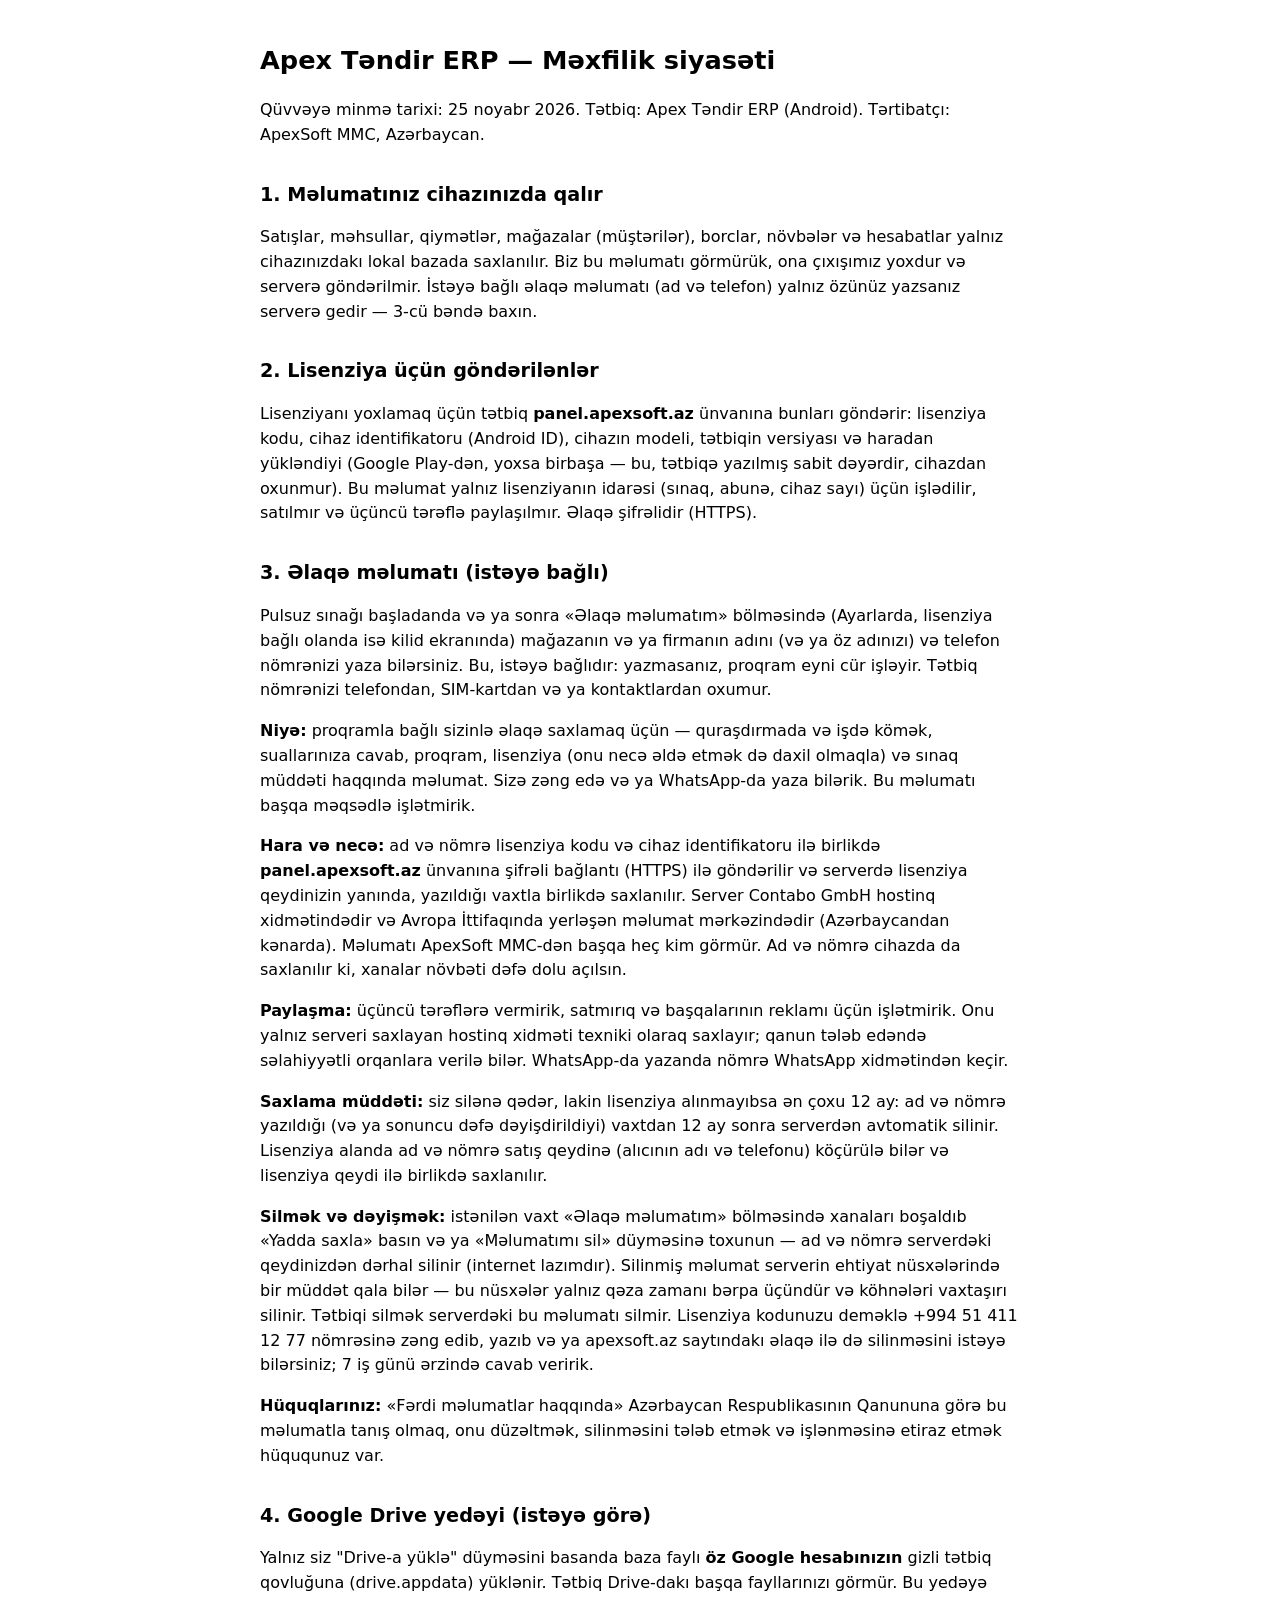
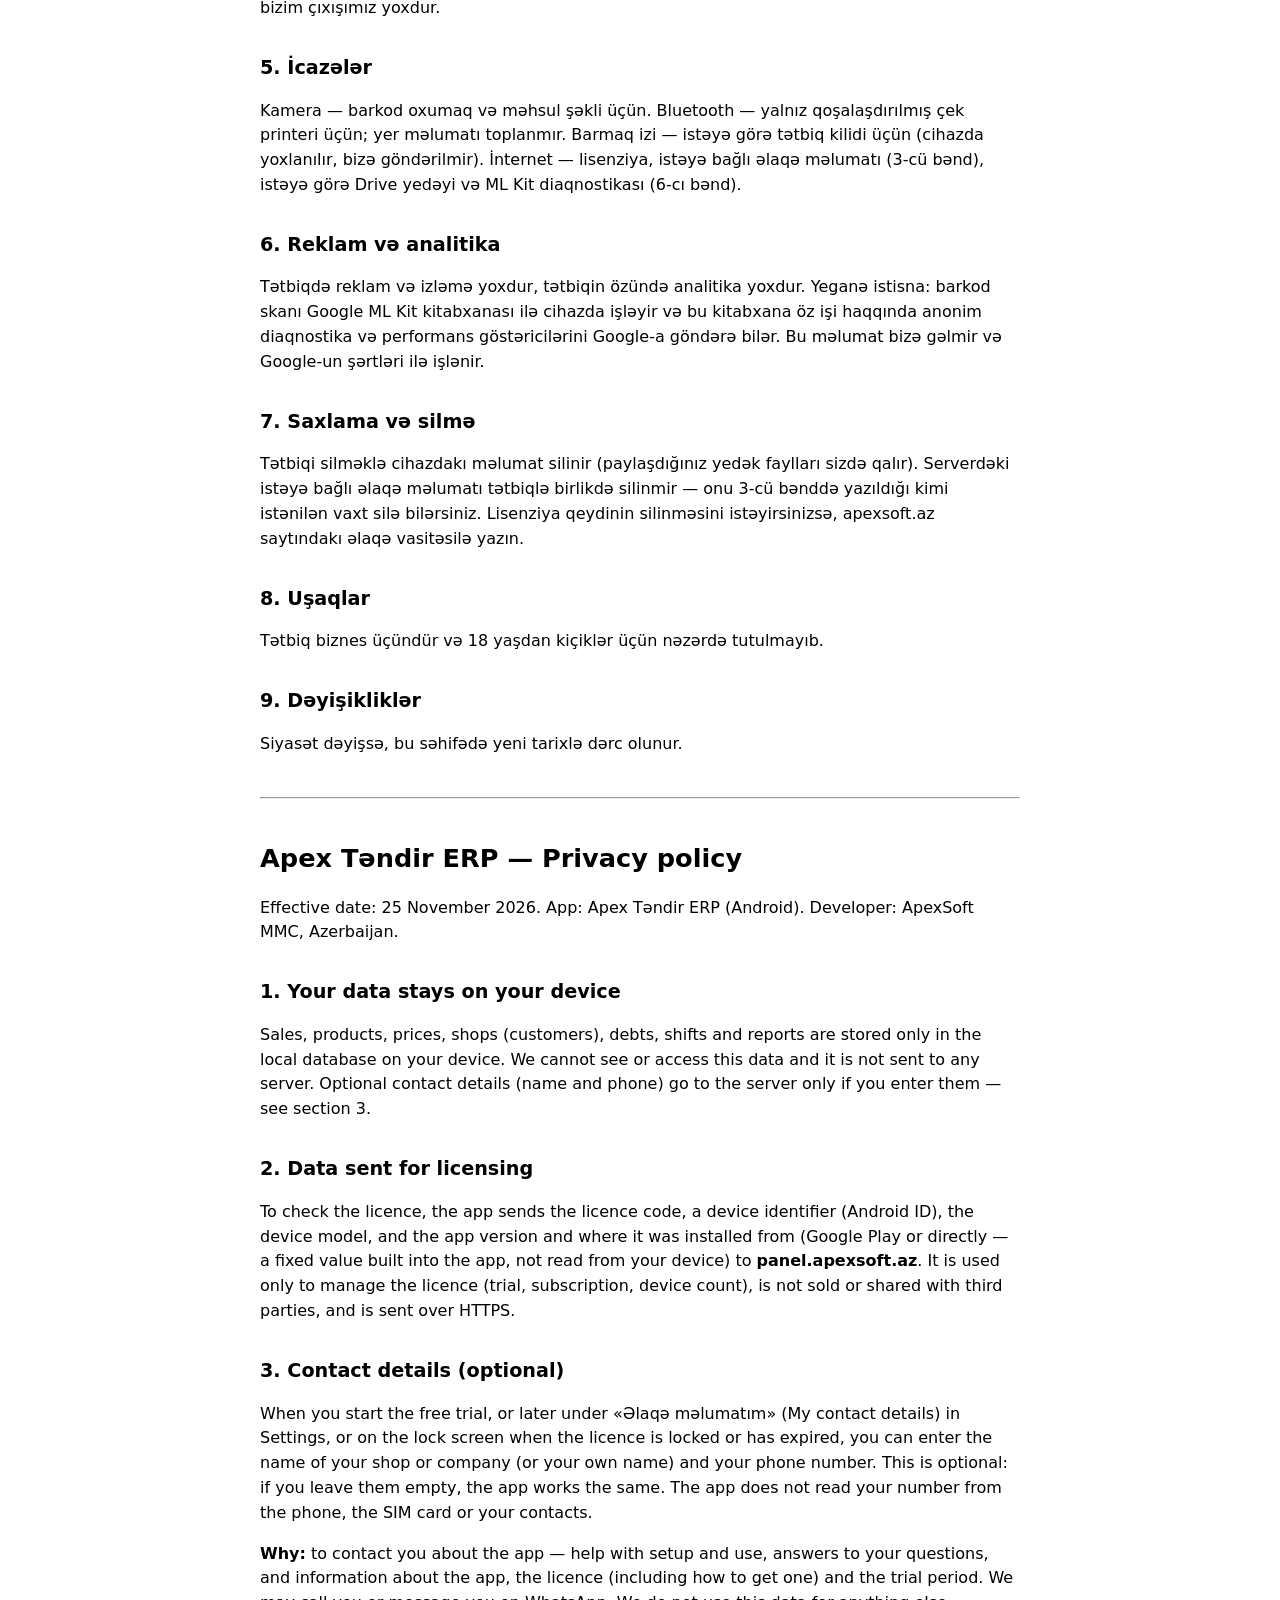
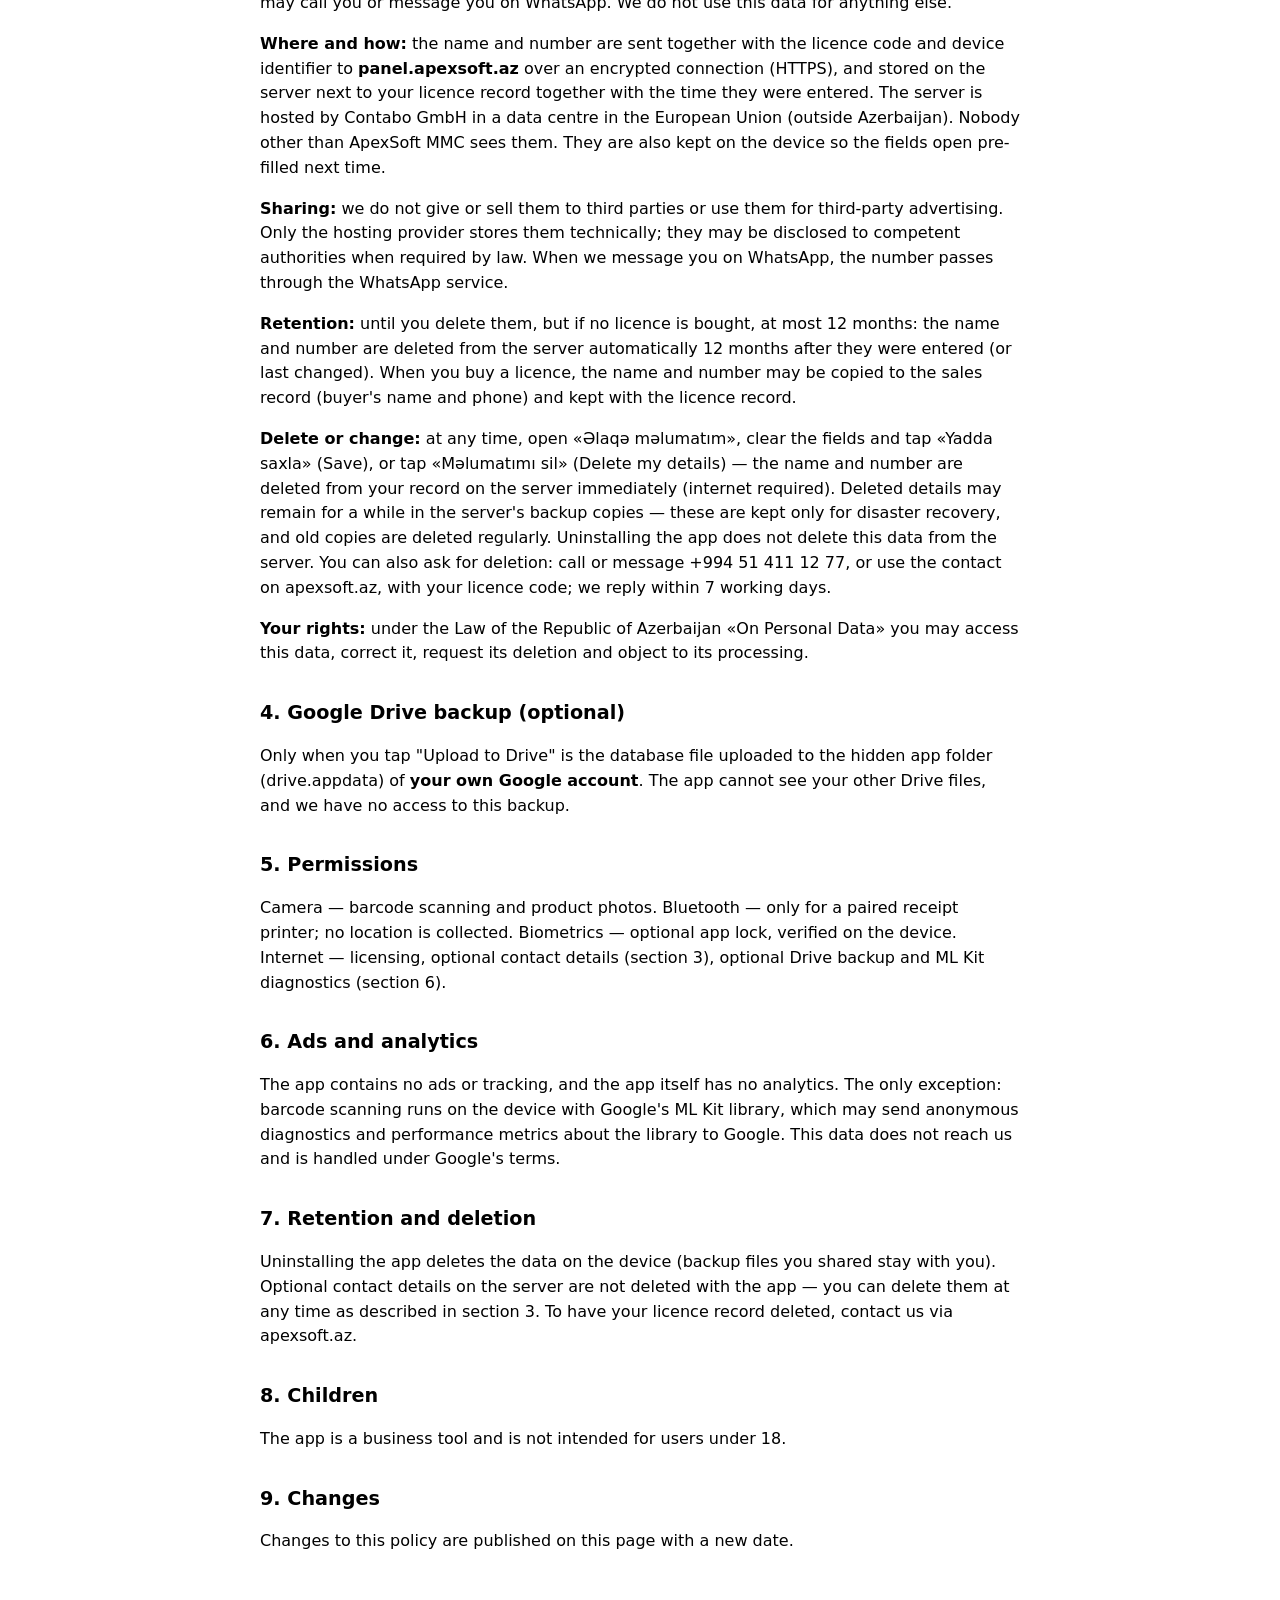
<file: tendir/mexfilik/index.html>
<!doctype html>
<html lang="az">
<head>
<meta charset="utf-8">
<meta name="viewport" content="width=device-width, initial-scale=1">
<title>Apex Təndir ERP — Məxfilik siyasəti / Privacy policy</title>
<style>
  :root { color-scheme: light dark; }
  body { font-family: system-ui, -apple-system, "Segoe UI", Roboto, sans-serif; max-width: 760px; margin: 0 auto; padding: 24px 16px 48px; line-height: 1.55; }
  h1 { font-size: 1.6rem; } h2 { font-size: 1.2rem; margin-top: 2rem; }
  hr { margin: 2.5rem 0; }
</style>
</head>
<body>
<h1>Apex Təndir ERP — Məxfilik siyasəti</h1>
<p>Qüvvəyə minmə tarixi: 25 noyabr 2026. Tətbiq: Apex Təndir ERP (Android). Tərtibatçı: ApexSoft MMC, Azərbaycan.</p>

<h2>1. Məlumatınız cihazınızda qalır</h2>
<p>Satışlar, məhsullar, qiymətlər, mağazalar (müştərilər), borclar, növbələr və hesabatlar yalnız cihazınızdakı lokal bazada saxlanılır. Biz bu məlumatı görmürük, ona çıxışımız yoxdur və serverə göndərilmir. İstəyə bağlı əlaqə məlumatı (ad və telefon) yalnız özünüz yazsanız serverə gedir — 3-cü bəndə baxın.</p>

<h2>2. Lisenziya üçün göndərilənlər</h2>
<p>Lisenziyanı yoxlamaq üçün tətbiq <b>panel.apexsoft.az</b> ünvanına bunları göndərir: lisenziya kodu, cihaz identifikatoru (Android ID), cihazın modeli, tətbiqin versiyası və haradan yükləndiyi (Google Play-dən, yoxsa birbaşa — bu, tətbiqə yazılmış sabit dəyərdir, cihazdan oxunmur). Bu məlumat yalnız lisenziyanın idarəsi (sınaq, abunə, cihaz sayı) üçün işlədilir, satılmır və üçüncü tərəflə paylaşılmır. Əlaqə şifrəlidir (HTTPS).</p>

<h2>3. Əlaqə məlumatı (istəyə bağlı)</h2>
<p>Pulsuz sınağı başladanda və ya sonra «Əlaqə məlumatım» bölməsində (Ayarlarda, lisenziya bağlı olanda isə kilid ekranında) mağazanın və ya firmanın adını (və ya öz adınızı) və telefon nömrənizi yaza bilərsiniz. Bu, istəyə bağlıdır: yazmasanız, proqram eyni cür işləyir. Tətbiq nömrənizi telefondan, SIM-kartdan və ya kontaktlardan oxumur.</p>
<p><b>Niyə:</b> proqramla bağlı sizinlə əlaqə saxlamaq üçün — quraşdırmada və işdə kömək, suallarınıza cavab, proqram, lisenziya (onu necə əldə etmək də daxil olmaqla) və sınaq müddəti haqqında məlumat. Sizə zəng edə və ya WhatsApp-da yaza bilərik. Bu məlumatı başqa məqsədlə işlətmirik.</p>
<p><b>Hara və necə:</b> ad və nömrə lisenziya kodu və cihaz identifikatoru ilə birlikdə <b>panel.apexsoft.az</b> ünvanına şifrəli bağlantı (HTTPS) ilə göndərilir və serverdə lisenziya qeydinizin yanında, yazıldığı vaxtla birlikdə saxlanılır. Server Contabo GmbH hostinq xidmətindədir və Avropa İttifaqında yerləşən məlumat mərkəzindədir (Azərbaycandan kənarda). Məlumatı ApexSoft MMC-dən başqa heç kim görmür. Ad və nömrə cihazda da saxlanılır ki, xanalar növbəti dəfə dolu açılsın.</p>
<p><b>Paylaşma:</b> üçüncü tərəflərə vermirik, satmırıq və başqalarının reklamı üçün işlətmirik. Onu yalnız serveri saxlayan hostinq xidməti texniki olaraq saxlayır; qanun tələb edəndə səlahiyyətli orqanlara verilə bilər. WhatsApp-da yazanda nömrə WhatsApp xidmətindən keçir.</p>
<p><b>Saxlama müddəti:</b> siz silənə qədər, lakin lisenziya alınmayıbsa ən çoxu 12 ay: ad və nömrə yazıldığı (və ya sonuncu dəfə dəyişdirildiyi) vaxtdan 12 ay sonra serverdən avtomatik silinir. Lisenziya alanda ad və nömrə satış qeydinə (alıcının adı və telefonu) köçürülə bilər və lisenziya qeydi ilə birlikdə saxlanılır.</p>
<p><b>Silmək və dəyişmək:</b> istənilən vaxt «Əlaqə məlumatım» bölməsində xanaları boşaldıb «Yadda saxla» basın və ya «Məlumatımı sil» düyməsinə toxunun — ad və nömrə serverdəki qeydinizdən dərhal silinir (internet lazımdır). Silinmiş məlumat serverin ehtiyat nüsxələrində bir müddət qala bilər — bu nüsxələr yalnız qəza zamanı bərpa üçündür və köhnələri vaxtaşırı silinir. Tətbiqi silmək serverdəki bu məlumatı silmir. Lisenziya kodunuzu deməklə +994 51 411 12 77 nömrəsinə zəng edib, yazıb və ya apexsoft.az saytındakı əlaqə ilə də silinməsini istəyə bilərsiniz; 7 iş günü ərzində cavab veririk.</p>
<p><b>Hüquqlarınız:</b> «Fərdi məlumatlar haqqında» Azərbaycan Respublikasının Qanununa görə bu məlumatla tanış olmaq, onu düzəltmək, silinməsini tələb etmək və işlənməsinə etiraz etmək hüququnuz var.</p>

<h2>4. Google Drive yedəyi (istəyə görə)</h2>
<p>Yalnız siz "Drive-a yüklə" düyməsini basanda baza faylı <b>öz Google hesabınızın</b> gizli tətbiq qovluğuna (drive.appdata) yüklənir. Tətbiq Drive-dakı başqa fayllarınızı görmür. Bu yedəyə bizim çıxışımız yoxdur.</p>

<h2>5. İcazələr</h2>
<p>Kamera — barkod oxumaq və məhsul şəkli üçün. Bluetooth — yalnız qoşalaşdırılmış çek printeri üçün; yer məlumatı toplanmır. Barmaq izi — istəyə görə tətbiq kilidi üçün (cihazda yoxlanılır, bizə göndərilmir). İnternet — lisenziya, istəyə bağlı əlaqə məlumatı (3-cü bənd), istəyə görə Drive yedəyi və ML Kit diaqnostikası (6-cı bənd).</p>

<h2>6. Reklam və analitika</h2>
<p>Tətbiqdə reklam və izləmə yoxdur, tətbiqin özündə analitika yoxdur. Yeganə istisna: barkod skanı Google ML Kit kitabxanası ilə cihazda işləyir və bu kitabxana öz işi haqqında anonim diaqnostika və performans göstəricilərini Google-a göndərə bilər. Bu məlumat bizə gəlmir və Google-un şərtləri ilə işlənir.</p>

<h2>7. Saxlama və silmə</h2>
<p>Tətbiqi silməklə cihazdakı məlumat silinir (paylaşdığınız yedək faylları sizdə qalır). Serverdəki istəyə bağlı əlaqə məlumatı tətbiqlə birlikdə silinmir — onu 3-cü bənddə yazıldığı kimi istənilən vaxt silə bilərsiniz. Lisenziya qeydinin silinməsini istəyirsinizsə, apexsoft.az saytındakı əlaqə vasitəsilə yazın.</p>

<h2>8. Uşaqlar</h2>
<p>Tətbiq biznes üçündür və 18 yaşdan kiçiklər üçün nəzərdə tutulmayıb.</p>

<h2>9. Dəyişikliklər</h2>
<p>Siyasət dəyişsə, bu səhifədə yeni tarixlə dərc olunur.</p>

<hr>

<h1 lang="en">Apex Təndir ERP — Privacy policy</h1>
<div lang="en">
<p>Effective date: 25 November 2026. App: Apex Təndir ERP (Android). Developer: ApexSoft MMC, Azerbaijan.</p>
<h2>1. Your data stays on your device</h2>
<p>Sales, products, prices, shops (customers), debts, shifts and reports are stored only in the local database on your device. We cannot see or access this data and it is not sent to any server. Optional contact details (name and phone) go to the server only if you enter them — see section 3.</p>
<h2>2. Data sent for licensing</h2>
<p>To check the licence, the app sends the licence code, a device identifier (Android ID), the device model, and the app version and where it was installed from (Google Play or directly — a fixed value built into the app, not read from your device) to <b>panel.apexsoft.az</b>. It is used only to manage the licence (trial, subscription, device count), is not sold or shared with third parties, and is sent over HTTPS.</p>
<h2>3. Contact details (optional)</h2>
<p>When you start the free trial, or later under «Əlaqə məlumatım» (My contact details) in Settings, or on the lock screen when the licence is locked or has expired, you can enter the name of your shop or company (or your own name) and your phone number. This is optional: if you leave them empty, the app works the same. The app does not read your number from the phone, the SIM card or your contacts.</p>
<p><b>Why:</b> to contact you about the app — help with setup and use, answers to your questions, and information about the app, the licence (including how to get one) and the trial period. We may call you or message you on WhatsApp. We do not use this data for anything else.</p>
<p><b>Where and how:</b> the name and number are sent together with the licence code and device identifier to <b>panel.apexsoft.az</b> over an encrypted connection (HTTPS), and stored on the server next to your licence record together with the time they were entered. The server is hosted by Contabo GmbH in a data centre in the European Union (outside Azerbaijan). Nobody other than ApexSoft MMC sees them. They are also kept on the device so the fields open pre-filled next time.</p>
<p><b>Sharing:</b> we do not give or sell them to third parties or use them for third-party advertising. Only the hosting provider stores them technically; they may be disclosed to competent authorities when required by law. When we message you on WhatsApp, the number passes through the WhatsApp service.</p>
<p><b>Retention:</b> until you delete them, but if no licence is bought, at most 12 months: the name and number are deleted from the server automatically 12 months after they were entered (or last changed). When you buy a licence, the name and number may be copied to the sales record (buyer's name and phone) and kept with the licence record.</p>
<p><b>Delete or change:</b> at any time, open «Əlaqə məlumatım», clear the fields and tap «Yadda saxla» (Save), or tap «Məlumatımı sil» (Delete my details) — the name and number are deleted from your record on the server immediately (internet required). Deleted details may remain for a while in the server's backup copies — these are kept only for disaster recovery, and old copies are deleted regularly. Uninstalling the app does not delete this data from the server. You can also ask for deletion: call or message +994 51 411 12 77, or use the contact on apexsoft.az, with your licence code; we reply within 7 working days.</p>
<p><b>Your rights:</b> under the Law of the Republic of Azerbaijan «On Personal Data» you may access this data, correct it, request its deletion and object to its processing.</p>
<h2>4. Google Drive backup (optional)</h2>
<p>Only when you tap "Upload to Drive" is the database file uploaded to the hidden app folder (drive.appdata) of <b>your own Google account</b>. The app cannot see your other Drive files, and we have no access to this backup.</p>
<h2>5. Permissions</h2>
<p>Camera — barcode scanning and product photos. Bluetooth — only for a paired receipt printer; no location is collected. Biometrics — optional app lock, verified on the device. Internet — licensing, optional contact details (section 3), optional Drive backup and ML Kit diagnostics (section 6).</p>
<h2>6. Ads and analytics</h2>
<p>The app contains no ads or tracking, and the app itself has no analytics. The only exception: barcode scanning runs on the device with Google's ML Kit library, which may send anonymous diagnostics and performance metrics about the library to Google. This data does not reach us and is handled under Google's terms.</p>
<h2>7. Retention and deletion</h2>
<p>Uninstalling the app deletes the data on the device (backup files you shared stay with you). Optional contact details on the server are not deleted with the app — you can delete them at any time as described in section 3. To have your licence record deleted, contact us via apexsoft.az.</p>
<h2>8. Children</h2>
<p>The app is a business tool and is not intended for users under 18.</p>
<h2>9. Changes</h2>
<p>Changes to this policy are published on this page with a new date.</p>
</div>
</body>
</html>
</file>
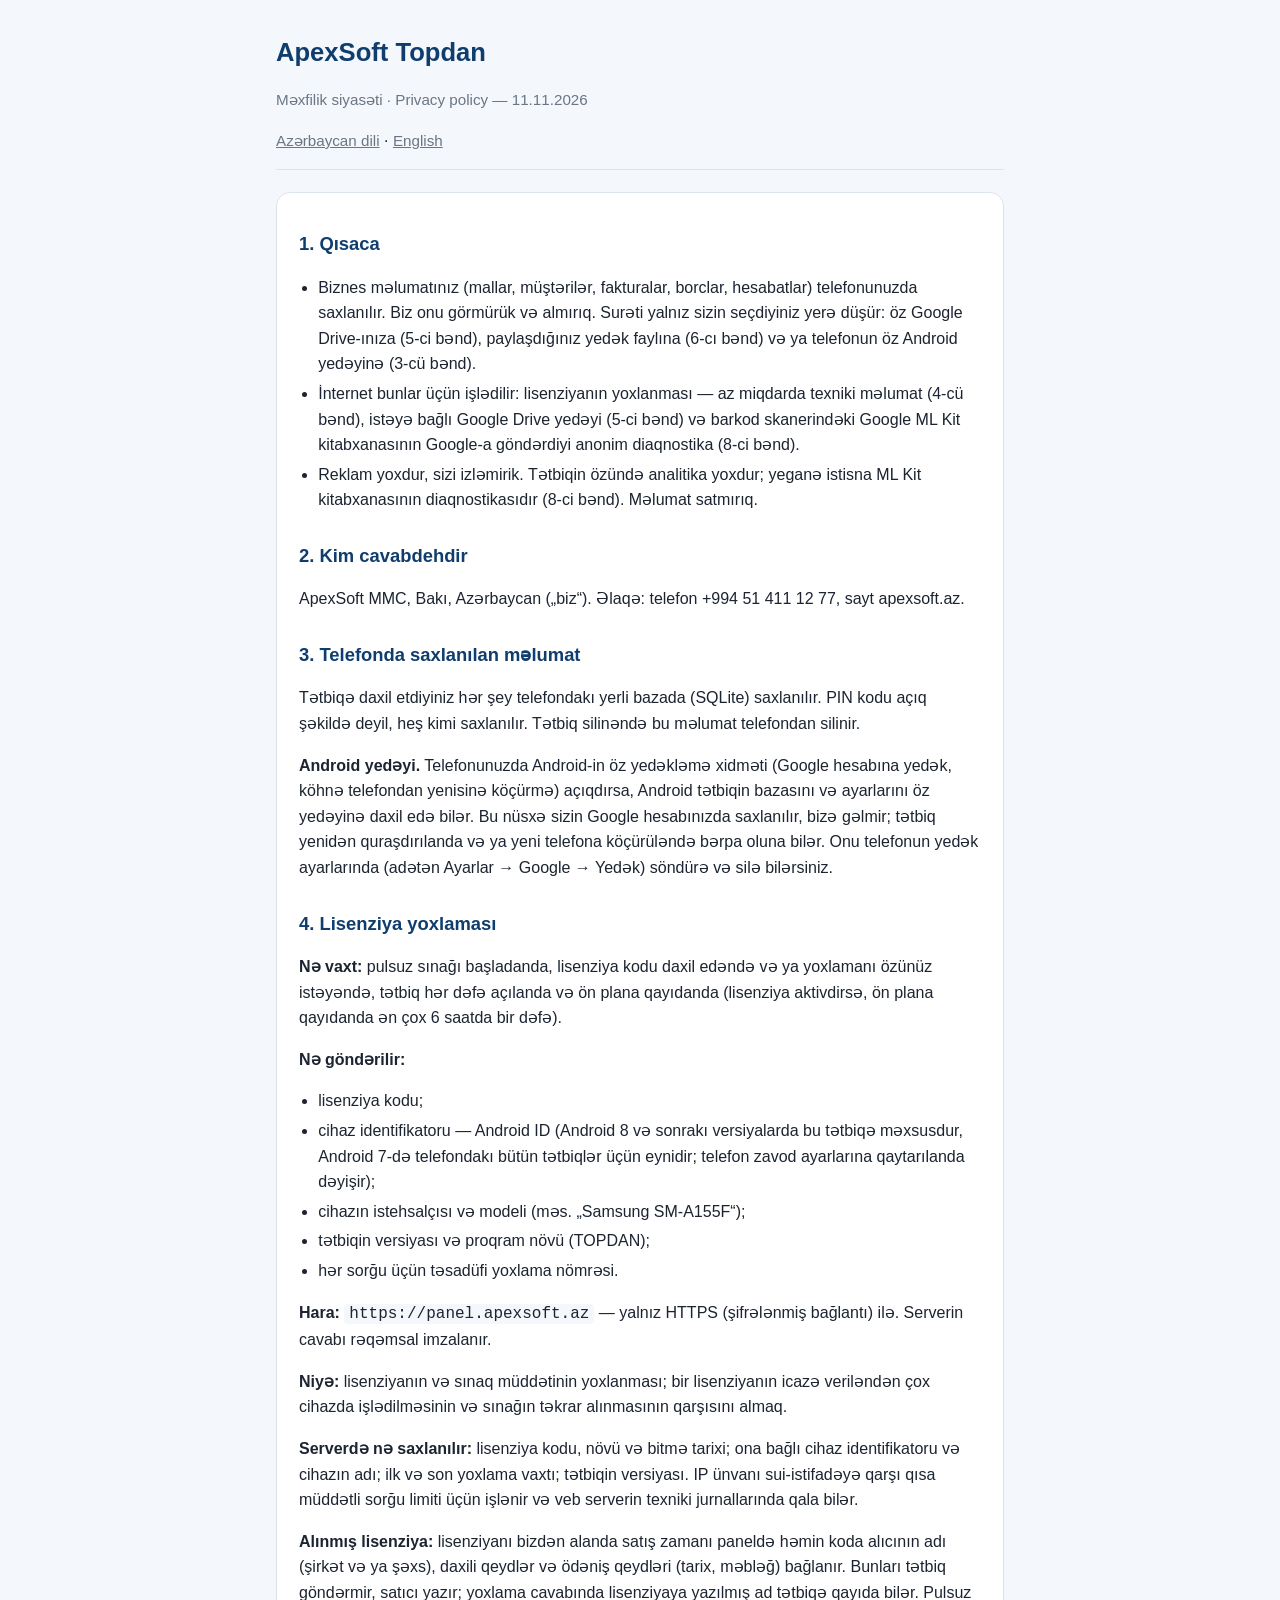
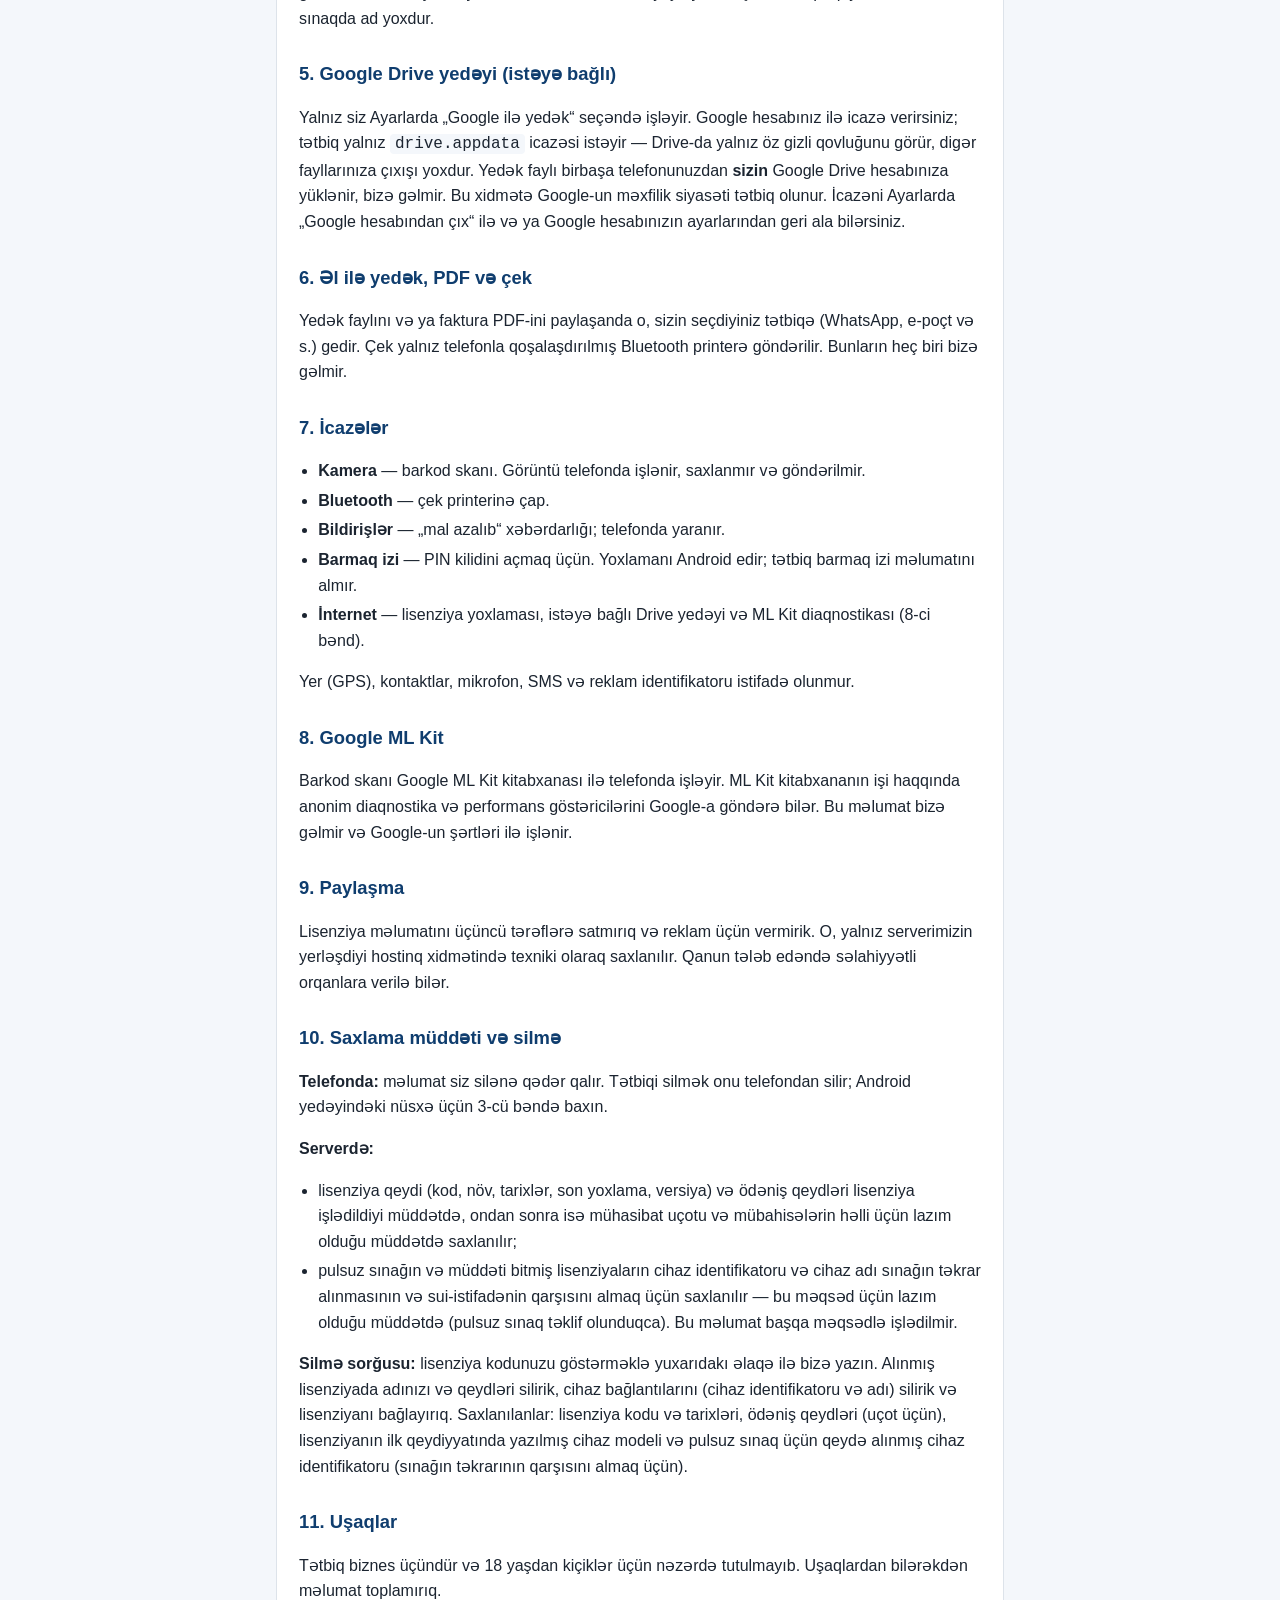
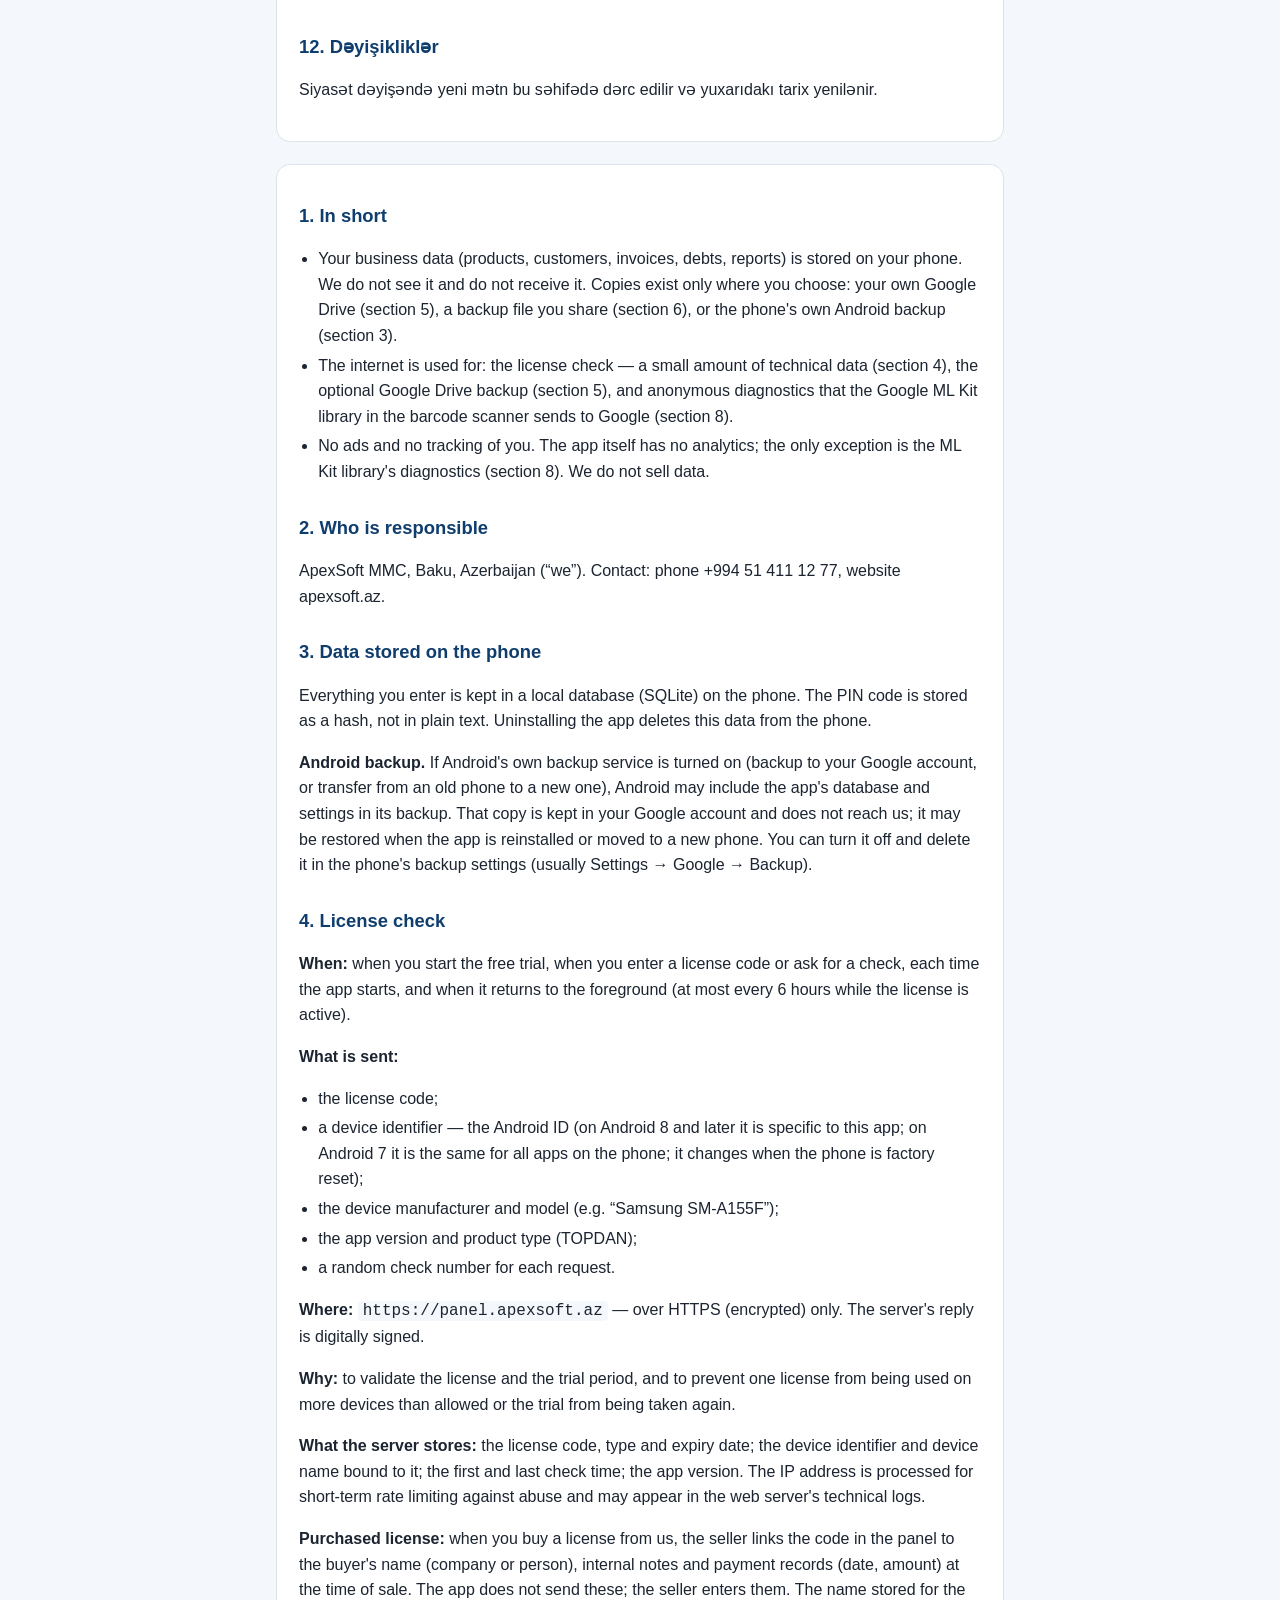
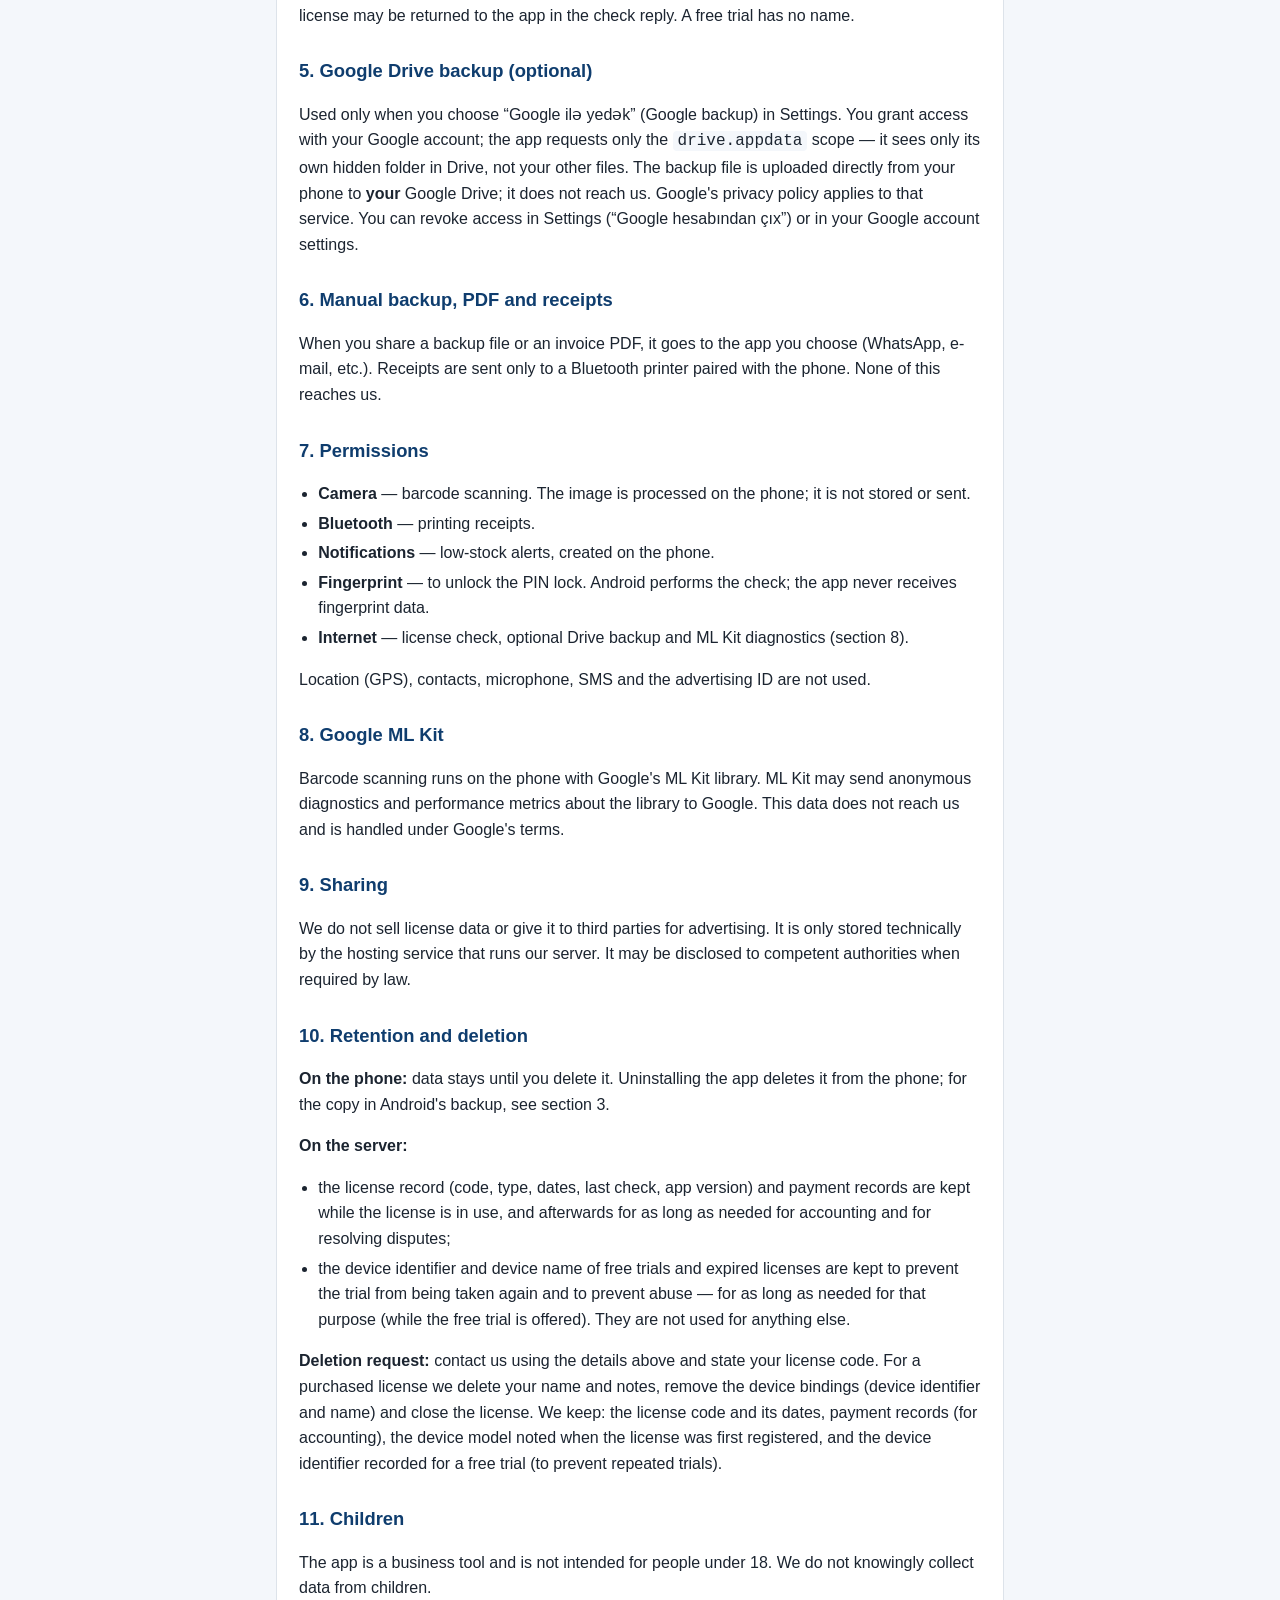
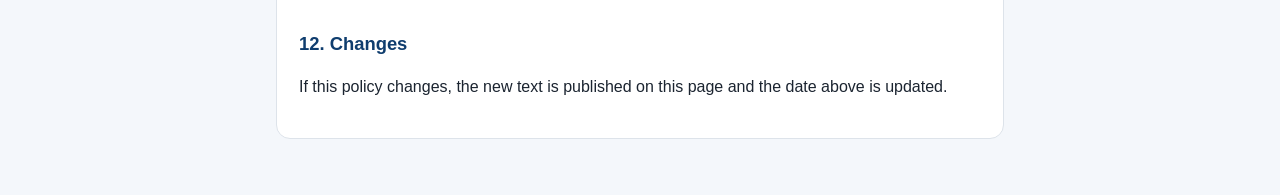
<file: topdan/mexfilik/index.html>
<!doctype html>
<html lang="az">
<head>
<meta charset="utf-8">
<meta name="viewport" content="width=device-width, initial-scale=1">
<title>ApexSoft Topdan — Məxfilik siyasəti / Privacy policy</title>
<style>
  :root { --mavi: #0F3D6E; --metn: #1B2430; --solgun: #6B7684; --xett: #DDE3EA; --fon: #F4F7FB; }
  * { box-sizing: border-box; }
  body { margin: 0; background: var(--fon); color: var(--metn);
         font: 16px/1.6 -apple-system, "Segoe UI", Roboto, "Noto Sans", Arial, sans-serif; }
  main { max-width: 760px; margin: 0 auto; padding: 32px 16px 64px; }
  header { border-bottom: 1px solid var(--xett); margin-bottom: 8px; }
  h1 { color: var(--mavi); font-size: 1.6rem; margin: 0 0 4px; }
  h2 { color: var(--mavi); font-size: 1.15rem; margin: 28px 0 6px; }
  .tarix, .dil a { color: var(--solgun); font-size: .95rem; }
  .dil { margin: 6px 0 16px; }
  section.lang { background: #fff; border: 1px solid var(--xett); border-radius: 14px;
                 padding: 8px 22px 22px; margin-top: 22px; }
  ul { padding-left: 1.2em; }
  li { margin: 4px 0; }
  code { background: var(--fon); padding: 1px 5px; border-radius: 4px; }
</style>
</head>
<body>
<main>
<header>
  <h1>ApexSoft Topdan</h1>
  <p class="tarix">Məxfilik siyasəti · Privacy policy — 11.11.2026</p>
  <p class="dil"><a href="#az">Azərbaycan dili</a> · <a href="#en">English</a></p>
</header>

<section class="lang" id="az" lang="az">
  <h2>1. Qısaca</h2>
  <ul>
    <li>Biznes məlumatınız (mallar, müştərilər, fakturalar, borclar, hesabatlar) telefonunuzda saxlanılır. Biz onu görmürük və almırıq. Surəti yalnız sizin seçdiyiniz yerə düşür: öz Google Drive-ınıza (5-ci bənd), paylaşdığınız yedək faylına (6-cı bənd) və ya telefonun öz Android yedəyinə (3-cü bənd).</li>
    <li>İnternet bunlar üçün işlədilir: lisenziyanın yoxlanması — az miqdarda texniki məlumat (4-cü bənd), istəyə bağlı Google Drive yedəyi (5-ci bənd) və barkod skanerindəki Google ML Kit kitabxanasının Google-a göndərdiyi anonim diaqnostika (8-ci bənd).</li>
    <li>Reklam yoxdur, sizi izləmirik. Tətbiqin özündə analitika yoxdur; yeganə istisna ML Kit kitabxanasının diaqnostikasıdır (8-ci bənd). Məlumat satmırıq.</li>
  </ul>

  <h2>2. Kim cavabdehdir</h2>
  <p>ApexSoft MMC, Bakı, Azərbaycan („biz“). Əlaqə: telefon +994 51 411 12 77, sayt apexsoft.az.</p>

  <h2>3. Telefonda saxlanılan məlumat</h2>
  <p>Tətbiqə daxil etdiyiniz hər şey telefondakı yerli bazada (SQLite) saxlanılır. PIN kodu açıq şəkildə deyil, heş kimi saxlanılır. Tətbiq silinəndə bu məlumat telefondan silinir.</p>
  <p><b>Android yedəyi.</b> Telefonunuzda Android-in öz yedəkləmə xidməti (Google hesabına yedək, köhnə telefondan yenisinə köçürmə) açıqdırsa, Android tətbiqin bazasını və ayarlarını öz yedəyinə daxil edə bilər. Bu nüsxə sizin Google hesabınızda saxlanılır, bizə gəlmir; tətbiq yenidən quraşdırılanda və ya yeni telefona köçürüləndə bərpa oluna bilər. Onu telefonun yedək ayarlarında (adətən Ayarlar → Google → Yedək) söndürə və silə bilərsiniz.</p>

  <h2>4. Lisenziya yoxlaması</h2>
  <p><b>Nə vaxt:</b> pulsuz sınağı başladanda, lisenziya kodu daxil edəndə və ya yoxlamanı özünüz istəyəndə, tətbiq hər dəfə açılanda və ön plana qayıdanda (lisenziya aktivdirsə, ön plana qayıdanda ən çox 6 saatda bir dəfə).</p>
  <p><b>Nə göndərilir:</b></p>
  <ul>
    <li>lisenziya kodu;</li>
    <li>cihaz identifikatoru — Android ID (Android 8 və sonrakı versiyalarda bu tətbiqə məxsusdur, Android 7-də telefondakı bütün tətbiqlər üçün eynidir; telefon zavod ayarlarına qaytarılanda dəyişir);</li>
    <li>cihazın istehsalçısı və modeli (məs. „Samsung SM-A155F“);</li>
    <li>tətbiqin versiyası və proqram növü (TOPDAN);</li>
    <li>hər sorğu üçün təsadüfi yoxlama nömrəsi.</li>
  </ul>
  <p><b>Hara:</b> <code>https://panel.apexsoft.az</code> — yalnız HTTPS (şifrələnmiş bağlantı) ilə. Serverin cavabı rəqəmsal imzalanır.</p>
  <p><b>Niyə:</b> lisenziyanın və sınaq müddətinin yoxlanması; bir lisenziyanın icazə veriləndən çox cihazda işlədilməsinin və sınağın təkrar alınmasının qarşısını almaq.</p>
  <p><b>Serverdə nə saxlanılır:</b> lisenziya kodu, növü və bitmə tarixi; ona bağlı cihaz identifikatoru və cihazın adı; ilk və son yoxlama vaxtı; tətbiqin versiyası. IP ünvanı sui-istifadəyə qarşı qısa müddətli sorğu limiti üçün işlənir və veb serverin texniki jurnallarında qala bilər.</p>
  <p><b>Alınmış lisenziya:</b> lisenziyanı bizdən alanda satış zamanı paneldə həmin koda alıcının adı (şirkət və ya şəxs), daxili qeydlər və ödəniş qeydləri (tarix, məbləğ) bağlanır. Bunları tətbiq göndərmir, satıcı yazır; yoxlama cavabında lisenziyaya yazılmış ad tətbiqə qayıda bilər. Pulsuz sınaqda ad yoxdur.</p>

  <h2>5. Google Drive yedəyi (istəyə bağlı)</h2>
  <p>Yalnız siz Ayarlarda „Google ilə yedək“ seçəndə işləyir. Google hesabınız ilə icazə verirsiniz; tətbiq yalnız <code>drive.appdata</code> icazəsi istəyir — Drive-da yalnız öz gizli qovluğunu görür, digər fayllarınıza çıxışı yoxdur. Yedək faylı birbaşa telefonunuzdan <b>sizin</b> Google Drive hesabınıza yüklənir, bizə gəlmir. Bu xidmətə Google-un məxfilik siyasəti tətbiq olunur. İcazəni Ayarlarda „Google hesabından çıx“ ilə və ya Google hesabınızın ayarlarından geri ala bilərsiniz.</p>

  <h2>6. Əl ilə yedək, PDF və çek</h2>
  <p>Yedək faylını və ya faktura PDF-ini paylaşanda o, sizin seçdiyiniz tətbiqə (WhatsApp, e-poçt və s.) gedir. Çek yalnız telefonla qoşalaşdırılmış Bluetooth printerə göndərilir. Bunların heç biri bizə gəlmir.</p>

  <h2>7. İcazələr</h2>
  <ul>
    <li><b>Kamera</b> — barkod skanı. Görüntü telefonda işlənir, saxlanmır və göndərilmir.</li>
    <li><b>Bluetooth</b> — çek printerinə çap.</li>
    <li><b>Bildirişlər</b> — „mal azalıb“ xəbərdarlığı; telefonda yaranır.</li>
    <li><b>Barmaq izi</b> — PIN kilidini açmaq üçün. Yoxlamanı Android edir; tətbiq barmaq izi məlumatını almır.</li>
    <li><b>İnternet</b> — lisenziya yoxlaması, istəyə bağlı Drive yedəyi və ML Kit diaqnostikası (8-ci bənd).</li>
  </ul>
  <p>Yer (GPS), kontaktlar, mikrofon, SMS və reklam identifikatoru istifadə olunmur.</p>

  <h2>8. Google ML Kit</h2>
  <p>Barkod skanı Google ML Kit kitabxanası ilə telefonda işləyir. ML Kit kitabxananın işi haqqında anonim diaqnostika və performans göstəricilərini Google-a göndərə bilər. Bu məlumat bizə gəlmir və Google-un şərtləri ilə işlənir.</p>

  <h2>9. Paylaşma</h2>
  <p>Lisenziya məlumatını üçüncü tərəflərə satmırıq və reklam üçün vermirik. O, yalnız serverimizin yerləşdiyi hostinq xidmətində texniki olaraq saxlanılır. Qanun tələb edəndə səlahiyyətli orqanlara verilə bilər.</p>

  <h2>10. Saxlama müddəti və silmə</h2>
  <p><b>Telefonda:</b> məlumat siz silənə qədər qalır. Tətbiqi silmək onu telefondan silir; Android yedəyindəki nüsxə üçün 3-cü bəndə baxın.</p>
  <p><b>Serverdə:</b></p>
  <ul>
    <li>lisenziya qeydi (kod, növ, tarixlər, son yoxlama, versiya) və ödəniş qeydləri lisenziya işlədildiyi müddətdə, ondan sonra isə mühasibat uçotu və mübahisələrin həlli üçün lazım olduğu müddətdə saxlanılır;</li>
    <li>pulsuz sınağın və müddəti bitmiş lisenziyaların cihaz identifikatoru və cihaz adı sınağın təkrar alınmasının və sui-istifadənin qarşısını almaq üçün saxlanılır — bu məqsəd üçün lazım olduğu müddətdə (pulsuz sınaq təklif olunduqca). Bu məlumat başqa məqsədlə işlədilmir.</li>
  </ul>
  <p><b>Silmə sorğusu:</b> lisenziya kodunuzu göstərməklə yuxarıdakı əlaqə ilə bizə yazın. Alınmış lisenziyada adınızı və qeydləri silirik, cihaz bağlantılarını (cihaz identifikatoru və adı) silirik və lisenziyanı bağlayırıq. Saxlanılanlar: lisenziya kodu və tarixləri, ödəniş qeydləri (uçot üçün), lisenziyanın ilk qeydiyyatında yazılmış cihaz modeli və pulsuz sınaq üçün qeydə alınmış cihaz identifikatoru (sınağın təkrarının qarşısını almaq üçün).</p>

  <h2>11. Uşaqlar</h2>
  <p>Tətbiq biznes üçündür və 18 yaşdan kiçiklər üçün nəzərdə tutulmayıb. Uşaqlardan bilərəkdən məlumat toplamırıq.</p>

  <h2>12. Dəyişikliklər</h2>
  <p>Siyasət dəyişəndə yeni mətn bu səhifədə dərc edilir və yuxarıdakı tarix yenilənir.</p>
</section>

<section class="lang" id="en" lang="en">
  <h2>1. In short</h2>
  <ul>
    <li>Your business data (products, customers, invoices, debts, reports) is stored on your phone. We do not see it and do not receive it. Copies exist only where you choose: your own Google Drive (section 5), a backup file you share (section 6), or the phone's own Android backup (section 3).</li>
    <li>The internet is used for: the license check — a small amount of technical data (section 4), the optional Google Drive backup (section 5), and anonymous diagnostics that the Google ML Kit library in the barcode scanner sends to Google (section 8).</li>
    <li>No ads and no tracking of you. The app itself has no analytics; the only exception is the ML Kit library's diagnostics (section 8). We do not sell data.</li>
  </ul>

  <h2>2. Who is responsible</h2>
  <p>ApexSoft MMC, Baku, Azerbaijan (“we”). Contact: phone +994 51 411 12 77, website apexsoft.az.</p>

  <h2>3. Data stored on the phone</h2>
  <p>Everything you enter is kept in a local database (SQLite) on the phone. The PIN code is stored as a hash, not in plain text. Uninstalling the app deletes this data from the phone.</p>
  <p><b>Android backup.</b> If Android's own backup service is turned on (backup to your Google account, or transfer from an old phone to a new one), Android may include the app's database and settings in its backup. That copy is kept in your Google account and does not reach us; it may be restored when the app is reinstalled or moved to a new phone. You can turn it off and delete it in the phone's backup settings (usually Settings → Google → Backup).</p>

  <h2>4. License check</h2>
  <p><b>When:</b> when you start the free trial, when you enter a license code or ask for a check, each time the app starts, and when it returns to the foreground (at most every 6 hours while the license is active).</p>
  <p><b>What is sent:</b></p>
  <ul>
    <li>the license code;</li>
    <li>a device identifier — the Android ID (on Android 8 and later it is specific to this app; on Android 7 it is the same for all apps on the phone; it changes when the phone is factory reset);</li>
    <li>the device manufacturer and model (e.g. “Samsung SM-A155F”);</li>
    <li>the app version and product type (TOPDAN);</li>
    <li>a random check number for each request.</li>
  </ul>
  <p><b>Where:</b> <code>https://panel.apexsoft.az</code> — over HTTPS (encrypted) only. The server's reply is digitally signed.</p>
  <p><b>Why:</b> to validate the license and the trial period, and to prevent one license from being used on more devices than allowed or the trial from being taken again.</p>
  <p><b>What the server stores:</b> the license code, type and expiry date; the device identifier and device name bound to it; the first and last check time; the app version. The IP address is processed for short-term rate limiting against abuse and may appear in the web server's technical logs.</p>
  <p><b>Purchased license:</b> when you buy a license from us, the seller links the code in the panel to the buyer's name (company or person), internal notes and payment records (date, amount) at the time of sale. The app does not send these; the seller enters them. The name stored for the license may be returned to the app in the check reply. A free trial has no name.</p>

  <h2>5. Google Drive backup (optional)</h2>
  <p>Used only when you choose “Google ilə yedək” (Google backup) in Settings. You grant access with your Google account; the app requests only the <code>drive.appdata</code> scope — it sees only its own hidden folder in Drive, not your other files. The backup file is uploaded directly from your phone to <b>your</b> Google Drive; it does not reach us. Google's privacy policy applies to that service. You can revoke access in Settings (“Google hesabından çıx”) or in your Google account settings.</p>

  <h2>6. Manual backup, PDF and receipts</h2>
  <p>When you share a backup file or an invoice PDF, it goes to the app you choose (WhatsApp, e-mail, etc.). Receipts are sent only to a Bluetooth printer paired with the phone. None of this reaches us.</p>

  <h2>7. Permissions</h2>
  <ul>
    <li><b>Camera</b> — barcode scanning. The image is processed on the phone; it is not stored or sent.</li>
    <li><b>Bluetooth</b> — printing receipts.</li>
    <li><b>Notifications</b> — low-stock alerts, created on the phone.</li>
    <li><b>Fingerprint</b> — to unlock the PIN lock. Android performs the check; the app never receives fingerprint data.</li>
    <li><b>Internet</b> — license check, optional Drive backup and ML Kit diagnostics (section 8).</li>
  </ul>
  <p>Location (GPS), contacts, microphone, SMS and the advertising ID are not used.</p>

  <h2>8. Google ML Kit</h2>
  <p>Barcode scanning runs on the phone with Google's ML Kit library. ML Kit may send anonymous diagnostics and performance metrics about the library to Google. This data does not reach us and is handled under Google's terms.</p>

  <h2>9. Sharing</h2>
  <p>We do not sell license data or give it to third parties for advertising. It is only stored technically by the hosting service that runs our server. It may be disclosed to competent authorities when required by law.</p>

  <h2>10. Retention and deletion</h2>
  <p><b>On the phone:</b> data stays until you delete it. Uninstalling the app deletes it from the phone; for the copy in Android's backup, see section 3.</p>
  <p><b>On the server:</b></p>
  <ul>
    <li>the license record (code, type, dates, last check, app version) and payment records are kept while the license is in use, and afterwards for as long as needed for accounting and for resolving disputes;</li>
    <li>the device identifier and device name of free trials and expired licenses are kept to prevent the trial from being taken again and to prevent abuse — for as long as needed for that purpose (while the free trial is offered). They are not used for anything else.</li>
  </ul>
  <p><b>Deletion request:</b> contact us using the details above and state your license code. For a purchased license we delete your name and notes, remove the device bindings (device identifier and name) and close the license. We keep: the license code and its dates, payment records (for accounting), the device model noted when the license was first registered, and the device identifier recorded for a free trial (to prevent repeated trials).</p>

  <h2>11. Children</h2>
  <p>The app is a business tool and is not intended for people under 18. We do not knowingly collect data from children.</p>

  <h2>12. Changes</h2>
  <p>If this policy changes, the new text is published on this page and the date above is updated.</p>
</section>
</main>
</body>
</html>
</file>
<file: style.css>
/* ApexSoft — variant B «Yüngül».
   Tünd hero (brend filmi dili), aşağıda açıq və oxunaqlı bölmələr.
   Yalnız transform/opacity animasiyaları; prefers-reduced-motion nəzərə alınır. */

:root{
  --d0:#03060D; --d1:#060C1C; --d2:#0B1A33; --d3:#0E2246;
  --ink-d:#F2F5FA; --mut-d:#B3BDCF; --line-d:rgba(255,255,255,.08);
  --bg:#FFFFFF; --bg2:#F3F6FB; --bg3:#E9EFF8;
  --ink:#0B1A33; --mut:#465570; --line:#DEE5F0;
  --blue:#2563EB; --blue-d:#1D4ED8; --sky:#60A5FA; --navy:#0B1A33;
  --disp:"Montserrat",system-ui,-apple-system,"Segoe UI",Roboto,"Noto Sans",Arial,sans-serif;
  --text:system-ui,-apple-system,"Segoe UI",Roboto,"Noto Sans",Arial,sans-serif;
  --wrap:1200px; --gut:16px;
  --ease:cubic-bezier(.2,.7,.2,1);
}
@media (min-width:768px){:root{--gut:32px}}

*,*::before,*::after{box-sizing:border-box}
html{-webkit-text-size-adjust:100%;text-size-adjust:100%;scroll-behavior:smooth;scroll-padding-top:72px}
@media (prefers-reduced-motion:reduce){html{scroll-behavior:auto}}
body{margin:0;background:var(--bg);color:var(--ink);font:16px/1.6 var(--text);-webkit-font-smoothing:antialiased;overflow-x:hidden}
body.modal-open{overflow:hidden}
img,svg{display:block;max-width:100%}
a{color:inherit}
h1,h2,h3,p,ol,ul,figure{margin:0}
button{font:inherit;color:inherit}
:focus-visible{outline:2px solid var(--blue);outline-offset:3px;border-radius:6px}
.defs{position:absolute;width:0;height:0;overflow:hidden}
.wrap{width:100%;max-width:calc(var(--wrap) + 2*var(--gut));margin:0 auto;padding:0 var(--gut)}
.skip{position:absolute;left:12px;top:-60px;z-index:100;background:var(--blue);color:#fff;padding:12px 16px;border-radius:10px;text-decoration:none;font-weight:600}
.skip:focus{top:12px}
.blue{color:var(--blue-d)}
.sky{color:var(--sky)}

/* ---------- düymələr ---------- */
.btn{display:inline-flex;align-items:center;justify-content:center;gap:10px;min-height:52px;padding:0 22px;border-radius:12px;border:1px solid transparent;
  font:600 16px/1.2 var(--text);text-decoration:none;cursor:pointer;transition:background-color .2s,border-color .2s,color .2s,transform .2s var(--ease);-webkit-tap-highlight-color:transparent}
.btn svg{width:20px;height:20px;flex:none}
.btn:active{transform:scale(.98)}
.btn-blue{background:var(--blue);color:#fff;box-shadow:0 10px 24px -12px rgba(37,99,235,.7)}
.btn-blue:hover{background:var(--blue-d)}
.btn-line{border-color:rgba(255,255,255,.3);color:#fff;background:rgba(255,255,255,.03)}
.btn-line:hover{border-color:rgba(255,255,255,.6);background:rgba(255,255,255,.07)}
.btn-line svg{width:16px;height:16px}
.btn-ghost{border-color:var(--line);background:#fff;color:var(--ink)}
.btn-ghost:hover{border-color:#B9C6DA}
.btn-ghost svg,.btn-blue svg[data-a]{width:18px;height:18px}

/* ---------- NAV ---------- */
.nav{position:fixed;left:0;right:0;top:0;z-index:50;color:var(--ink-d);transition:transform .35s var(--ease),background-color .3s,color .3s,box-shadow .3s}
.nav::before{content:"";position:absolute;inset:0;background:rgba(3,6,13,.94);border-bottom:1px solid var(--line-d);transition:background-color .3s,border-color .3s}
.nav.light{color:var(--ink)}
.nav.light::before{background:rgba(255,255,255,.97);border-color:var(--line)}
/* bulanıqlıq yalnız güclü ekranlarda — ucuz telefonda sürüşməni ağırlaşdırmasın */
@media (min-width:1024px){.nav::before{background:rgba(3,6,13,.72);-webkit-backdrop-filter:blur(12px);backdrop-filter:blur(12px)}.nav.light::before{background:rgba(255,255,255,.9)}}
.nav.hide{transform:translateY(-100%)}
.nav-in{position:relative;display:flex;align-items:center;gap:12px;height:64px}
.brand{display:flex;align-items:center;height:44px;flex:none;color:inherit}
.logo{height:30px;width:auto;aspect-ratio:434.65/100;color:#fff;fill:var(--sky)}
.nav.light .logo{color:var(--ink);fill:var(--blue)}
.nav-links{display:none;margin-left:auto;gap:4px}
.nav-links a{display:flex;align-items:center;min-height:44px;padding:0 12px;border-radius:10px;text-decoration:none;font-size:15px;font-weight:500;opacity:.86;transition:opacity .2s,background-color .2s}
.nav-links a:hover{opacity:1;background:rgba(127,140,170,.12)}
.nav-wa{display:inline-flex;align-items:center;gap:8px;min-height:44px;margin-left:auto;padding:0 14px;border-radius:10px;background:var(--blue);color:#fff;text-decoration:none;font-weight:600;font-size:15px}
.nav-wa:hover{background:var(--blue-d)}
.nav-wa svg{width:18px;height:18px}
.burger{display:inline-flex;flex-direction:column;justify-content:center;gap:6px;width:44px;height:44px;padding:0 11px;border:1px solid rgba(127,140,170,.35);border-radius:10px;background:transparent;cursor:pointer}
.burger span{display:block;height:2px;border-radius:2px;background:currentColor;transition:transform .25s var(--ease)}
.burger[aria-expanded="true"] span:first-child{transform:translateY(4px) rotate(45deg)}
.burger[aria-expanded="true"] span:last-child{transform:translateY(-4px) rotate(-45deg)}
.mnav{position:relative;border-top:1px solid var(--line-d);background:rgba(3,6,13,.98);box-shadow:0 24px 40px -20px rgba(0,0,0,.6)}
.nav.light .mnav{background:#fff;border-color:var(--line)}
.mnav .wrap{display:flex;flex-direction:column;padding-top:8px;padding-bottom:16px}
.mnav a{display:flex;align-items:center;min-height:52px;border-bottom:1px solid var(--line-d);text-decoration:none;font:500 17px/1.2 var(--text)}
.nav.light .mnav a{border-color:var(--line)}
@media (min-width:1024px){
  .nav-links{display:flex}
  .nav-wa{margin-left:12px}
  .burger,.mnav{display:none}
}
@media (max-width:359px){.nav-wa span{display:none}.nav-wa{padding:0 12px}}

/* ---------- HERO ---------- */
.hero{position:relative;overflow:hidden;color:var(--ink-d);padding:96px 0 0;
  background:radial-gradient(70% 55% at 72% 42%,#0F2552 0%,rgba(9,20,44,.6) 38%,rgba(3,6,13,0) 72%),linear-gradient(180deg,#040814 0%,#050B19 60%,#060D1E 100%)}
.hero-grid{position:absolute;top:0;bottom:0;left:50%;width:100%;max-width:calc(var(--wrap) + 2*var(--gut));transform:translateX(-50%);padding:0 var(--gut);pointer-events:none}
.hero-grid::before{content:"";position:absolute;inset:0 var(--gut);border-left:1px solid var(--line-d);border-right:1px solid var(--line-d);
  background:linear-gradient(90deg,transparent calc(25% - .5px),var(--line-d) calc(25% - .5px),var(--line-d) calc(25% + .5px),transparent calc(25% + .5px),transparent calc(50% - .5px),var(--line-d) calc(50% - .5px),var(--line-d) calc(50% + .5px),transparent calc(50% + .5px),transparent calc(75% - .5px),var(--line-d) calc(75% - .5px),var(--line-d) calc(75% + .5px),transparent calc(75% + .5px))}
.hero-ticks{display:none}
.hero-in{position:relative;display:grid;gap:8px}
.hero-meta{display:flex;gap:20px;font:500 11px/1 var(--disp);letter-spacing:.3em;text-transform:uppercase;color:var(--mut-d);margin-bottom:40px}
.hero-meta span:first-child{color:var(--sky)}
.hero-h{position:relative;z-index:0;isolation:isolate;font-family:var(--disp);font-weight:300;font-size:clamp(46px,15.2vw,96px);line-height:1;letter-spacing:.09em;text-transform:uppercase;color:#fff}
/* kicker və blok h1-in em-i ilə ölçülür — bütün enlərdə blokun kənarı «B» ilə «İ» arasına düşür (brend filmi kimi) */
.hk{position:relative;display:block;font-weight:500;font-size:.215em;line-height:1;letter-spacing:.6em;margin:0 0 .5em .1em;white-space:nowrap}
.hb{position:absolute;z-index:-1;left:-.24em;top:-.12em;width:.965em;height:1.31em;background:var(--blue)}
.hw{display:block;white-space:nowrap}
.hw+.hw{margin-top:.04em}
.hero-lead{margin-top:28px;max-width:34em;padding-left:16px;border-left:1px solid rgba(255,255,255,.35);font-size:17px;line-height:1.6;color:var(--mut-d)}
.hero-lead span{display:block;margin-top:6px;color:#8E9AB1;font-size:15px}
.hero-cta{display:flex;flex-direction:column;gap:12px;margin-top:32px}
.hero-cta .btn{width:100%}

.hero-dev{position:relative;height:440px;margin:28px 0 0;--px:63%}
.p3-glow{position:absolute;left:var(--px);top:46%;width:440px;height:440px;margin:-220px 0 0 -220px;border-radius:50%;
  background:radial-gradient(closest-side,rgba(37,99,235,.42),rgba(37,99,235,0) 72%);pointer-events:none}
.p3-stage{position:absolute;inset:0;perspective:1400px;perspective-origin:var(--px) 40%}
.p3{--bw:200px;position:absolute;left:var(--px);top:12px;width:var(--bw);aspect-ratio:.579;margin-left:calc(var(--bw) / -2);transform-style:preserve-3d;
  transform:rotateX(calc(7deg + var(--tx,0deg))) rotateY(calc(-21deg + var(--ty,0deg))) rotateZ(2.5deg);transition:transform .9s var(--ease)}
.p3.js{transition:none;will-change:transform}
.p3>i,.p3-front{position:absolute;inset:0;border-radius:13% / 7.5%}
.p3-back{transform:translateZ(-12px);background:linear-gradient(140deg,#1B2333,#090D15 60%,#141B29);box-shadow:inset 0 0 0 1px rgba(255,255,255,.08)}
.p3-s{background:linear-gradient(100deg,#4A566C 0%,#161B25 20%,#0A0D13 50%,#161B25 80%,#56637A 100%)}
.p3-s.s1{transform:translateZ(-1.7px)}.p3-s.s2{transform:translateZ(-3.4px)}.p3-s.s3{transform:translateZ(-5.1px)}
.p3-s.s4{transform:translateZ(-6.8px)}.p3-s.s5{transform:translateZ(-8.5px)}.p3-s.s6{transform:translateZ(-10.2px)}
.p3-front{background:#05070B;box-shadow:inset 0 0 0 1.5px rgba(255,255,255,.2),inset 0 0 0 4px rgba(0,0,0,.9)}
.p3-scr{position:absolute;left:3.3%;right:3.3%;top:1.9%;bottom:1.9%;overflow:hidden;border-radius:10% / 5.6%;background:#1C1410}
.p3-scr img{width:100%;height:100%;object-fit:cover}
.p3-gl{position:absolute;inset:0;border-radius:13% / 7.5%;pointer-events:none;
  background:linear-gradient(118deg,rgba(255,255,255,0) 30%,rgba(255,255,255,.14) 42%,rgba(255,255,255,.03) 50%,rgba(255,255,255,0) 60%)}
.p3-cam{position:absolute;left:50%;top:2.4%;width:3%;aspect-ratio:1;margin-left:-1.5%;border-radius:50%;background:#000;box-shadow:0 0 0 1.5px rgba(255,255,255,.07)}
.p3-shadow{position:absolute;left:var(--px);top:404px;width:230px;height:36px;margin-left:-115px;border-radius:50%;background:radial-gradient(closest-side,rgba(0,0,0,.75),rgba(0,0,0,0));filter:blur(6px)}

/* xəttlər (JS çəkir) */
.co{position:absolute;inset:0;pointer-events:none;opacity:0;transition:opacity .6s ease .2s}
.co.on{opacity:1}
.co svg{position:absolute;left:0;top:0;overflow:visible}
.co path{fill:none;stroke:rgba(255,255,255,.62);stroke-width:1}
.co circle.d{fill:var(--sky)}
.co circle.r{fill:none;stroke:var(--sky);stroke-width:1;opacity:.55}
.co-t{position:absolute;left:0;top:0;font:500 11px/1 var(--disp);letter-spacing:.2em;text-transform:uppercase;white-space:nowrap;color:#fff}
.co-t.wide,.co g.wide{display:none}
.hero-cap{position:absolute;left:0;right:0;bottom:0;display:flex;justify-content:center;gap:10px;font:500 10.5px/1 var(--disp);letter-spacing:.24em;text-transform:uppercase;color:#8592AB}
.hero-cap span{color:var(--sky)}

.hero-prods{position:relative;display:grid;margin-top:36px;min-height:216px;border-top:1px solid var(--line-d)}
.hp{display:grid;grid-template-columns:44px 1fr 24px;align-items:center;gap:8px;min-height:72px;padding:12px 0;border-bottom:1px solid var(--line-d);text-decoration:none;color:var(--ink-d);transition:background-color .2s}
.hp b{font:600 12px/1 var(--disp);letter-spacing:.14em;color:var(--sky)}
.hp strong{display:block;font:500 15px/1.25 var(--disp);letter-spacing:.12em;text-transform:uppercase}
.hp small{display:block;margin-top:4px;font-size:15px;color:#9AA6BC}
.hp svg{width:18px;height:18px;color:#8592AB;transition:transform .25s var(--ease),color .2s}
.hp:hover svg{transform:translateX(3px);color:#fff}

@media (min-width:600px){
  .hero-cta{flex-direction:row;flex-wrap:wrap}
  .hero-cta .btn{width:auto}
  .hero-dev{--px:50%}
  .co-t.wide{display:block}
  .co g.wide{display:inline}
}
@media (min-width:1024px){
  .hero{padding-top:64px;min-height:100vh;display:flex;flex-direction:column}
  .hero-in{flex:1 0 auto;grid-template-columns:minmax(0,1.1fr) minmax(0,.9fr);align-items:center;min-height:max(600px,calc(100vh - 64px - 150px));gap:24px}
  .hero-meta{margin-bottom:56px}
  .hero-ticks{display:block;position:absolute;left:max(14px,calc(50% - var(--wrap)/2 - 52px));top:44%}
  .hero-ticks i{display:block;width:4px;height:4px;margin:0 0 14px;border-radius:50%;background:rgba(255,255,255,.3)}
  .hero-ticks i.on{height:24px;border-radius:2px;background:var(--blue)}
  .hero-h{font-size:clamp(46px,7vw,112px)}
  .hero-lead{font-size:18px}
  .hero-dev{height:600px;margin:0}
  .p3{--bw:272px;top:36px}
  .p3-back{transform:translateZ(-16px)}
  .p3-s.s1{transform:translateZ(-2.3px)}.p3-s.s2{transform:translateZ(-4.6px)}.p3-s.s3{transform:translateZ(-6.9px)}
  .p3-s.s4{transform:translateZ(-9.2px)}.p3-s.s5{transform:translateZ(-11.5px)}.p3-s.s6{transform:translateZ(-13.8px)}
  .p3-glow{width:620px;height:620px;margin:-310px 0 0 -310px}
  .p3-shadow{top:526px;width:300px;margin-left:-150px}
  .co-t{font-size:11.5px}
  .hero-prods{grid-template-columns:none;grid-auto-flow:column;grid-auto-columns:minmax(0,1fr);min-height:0;margin-top:48px;border-top:0}
  .hp{grid-template-columns:auto 1fr 24px;gap:14px;padding:24px 20px;border-bottom:0;border-top:1px solid var(--line-d);background:rgba(255,255,255,.015)}
  .hero-grid::before{background:linear-gradient(90deg,transparent calc(100%/3 - .5px),var(--line-d) calc(100%/3 - .5px),var(--line-d) calc(100%/3 + .5px),transparent calc(100%/3 + .5px),transparent calc(50% - .5px),var(--line-d) calc(50% - .5px),var(--line-d) calc(50% + .5px),transparent calc(50% + .5px),transparent calc(200%/3 - .5px),var(--line-d) calc(200%/3 - .5px),var(--line-d) calc(200%/3 + .5px),transparent calc(200%/3 + .5px))}
  .hp:hover{background:rgba(255,255,255,.05)}
}

/* ---------- bölmə başlıqları ---------- */
.sec{padding:72px 0}
.tint{background:var(--bg2)}
@media (min-width:1024px){.sec{padding:112px 0}}
.kick{display:flex;align-items:center;gap:12px;font:600 12px/1 var(--disp);letter-spacing:.3em;text-transform:uppercase;color:var(--blue-d)}
.kick b{font-weight:600;letter-spacing:.12em}
.kick b::after{content:"";display:inline-block;width:28px;height:1px;margin:0 0 3px 12px;background:currentColor;vertical-align:middle;opacity:.6}
.sh{max-width:760px;margin-bottom:40px}
/* başlıqlar brend filmi kimi: nazik, böyük hərflə, geniş aralıqla; vurğulanan söz qalın */
.sh h2{margin-top:18px;font:300 clamp(29px,8vw,56px)/1.08 var(--disp);letter-spacing:.035em;text-transform:uppercase;color:var(--ink)}
.sh h2 .blue,.sh h2 .sky{font-weight:500}
.sub{margin-top:14px;font-size:17px;line-height:1.6;color:var(--mut);max-width:40em}
.sub a{color:var(--blue-d);font-weight:600}
@media (min-width:1024px){.sh{margin-bottom:56px}}

/* ---------- MƏHSULLAR ---------- */
.prods{position:relative;padding:0;background:linear-gradient(180deg,#060D1E 0,#050B19 900px);color:var(--ink-d)}
.prods-top{position:relative;padding-top:72px}
.prods-top .sh h2{color:#fff}
.prods-top .kick{color:var(--sky)}
.prods-top .sh .blue{color:var(--sky)}
.prods-top .sub{color:var(--mut-d)}
.pr{position:relative;padding:56px 0 64px;border-top:1px solid var(--line);background:var(--bg);color:var(--ink)}
.pr:first-child{border-top:0;padding-top:8px}
.pr-main+.pr{border-top:0}
@media (min-width:1024px){.prods-top{padding-top:112px}}
.pr-in{display:grid;gap:28px;grid-template-areas:"head" "dev" "body"}
.pr-head{grid-area:head}
.pr-dev{grid-area:dev;position:relative}
.pr-body{grid-area:body}
.pr-idx{display:flex;align-items:center;gap:12px;font:600 12px/1.3 var(--disp);letter-spacing:.24em;text-transform:uppercase;color:var(--blue-d)}
.pr-idx i{flex:none;width:36px;height:2px;background:var(--blue)}
@media (max-width:400px){.pr-idx{gap:10px;font-size:11px;letter-spacing:.15em}.pr-idx i{width:22px}}
.pr-name{margin-top:16px;font:500 clamp(30px,8.6vw,46px)/1.08 var(--disp);letter-spacing:.07em;text-transform:uppercase;color:var(--ink)}
.pill{display:inline-flex;align-items:center;height:26px;padding:0 10px;border-radius:99px;background:#E6EEFF;color:var(--blue-d);font:600 11px/1 var(--disp);letter-spacing:.16em;text-transform:uppercase;vertical-align:middle}
.pr-tags{margin-top:14px;font:500 12px/26px var(--disp);letter-spacing:.14em;text-transform:uppercase;color:#5D6B84}
.pr-tags .pill{margin-right:10px;letter-spacing:.16em}
.pr-tags span{white-space:nowrap}
.pr-title{font:600 clamp(21px,5.4vw,26px)/1.3 var(--disp);color:var(--ink)}
.pr-lead{margin-top:12px;font-size:17px;line-height:1.65;color:var(--mut)}
.pr-parts{list-style:none;margin:24px 0 0;padding:0;border-top:1px solid var(--line);counter-reset:pp}
.pr-parts li{position:relative;padding:14px 0 14px 44px;border-bottom:1px solid var(--line);counter-increment:pp}
.pr-parts li::before{content:counter(pp,decimal-leading-zero);position:absolute;left:0;top:17px;font:600 12px/1 var(--disp);letter-spacing:.1em;color:var(--blue-d)}
.pr-parts b{display:block;font-weight:600;font-size:16px;color:var(--ink)}
.pr-parts span{display:block;font-size:16px;color:var(--mut)}
.pr-cta{display:flex;flex-wrap:wrap;gap:12px;margin-top:28px}
.pr-cta .btn{flex:1 1 200px}
@media (min-width:1024px){
  .pr{padding:96px 0}
  .pr-in{grid-template-columns:minmax(0,1fr) minmax(0,1fr);grid-template-rows:auto 1fr;grid-template-areas:"head dev" "body dev";column-gap:72px;row-gap:28px}
  .pr.flip .pr-in{grid-template-areas:"dev head" "dev body"}
  .pr-dev{align-self:center}
  .pr-cta .btn{flex:0 0 auto}
  .pr-tags{letter-spacing:.2em}
}

/* telefon (açıq fonda, real ekran) */
.fan{position:relative;width:100%;max-width:500px;margin:0 auto;aspect-ratio:1.18}
.phn{position:absolute;top:0;left:28%;width:44%;aspect-ratio:.579;border-radius:13% / 7.5%;background:#0C1220;
  box-shadow:0 0 0 1px rgba(11,26,51,.12),0 28px 50px -22px rgba(11,26,51,.55),inset 0 0 0 1.5px rgba(255,255,255,.14)}
.phn-s{position:absolute;left:3.3%;right:3.3%;top:1.9%;bottom:1.9%;overflow:hidden;border-radius:10% / 5.6%;background:#E8EDF5}
.phn-s img{width:100%;height:100%;object-fit:cover}
.fan .phn:nth-child(1){z-index:3}
.fan .phn:nth-child(2){z-index:1;left:3%;top:9%;width:37%;transform:rotate(-7deg)}
.fan .phn:nth-child(3){z-index:2;left:60%;top:9%;width:37%;transform:rotate(7deg)}
.fan .phn:nth-child(n+2) .phn-s::after{content:"";position:absolute;inset:0;background:rgba(11,26,51,.08)}
.dev-cap{margin-top:14px;text-align:center;font:500 11px/1.4 var(--disp);letter-spacing:.2em;text-transform:uppercase;color:#6B7890}
.pr-dev .halo{position:absolute;left:50%;top:46%;width:92%;aspect-ratio:1;transform:translate(-50%,-50%);border-radius:50%;background:radial-gradient(closest-side,rgba(37,99,235,.13),rgba(37,99,235,0));pointer-events:none}

/* ApexSupply — flaqman: tünd zonada, brend filmindəki kimi */
.pr-main{background:radial-gradient(60% 40% at 50% 30%,rgba(15,37,82,.55),rgba(5,11,25,0) 70%);color:var(--ink-d)}
.pr-main .pr-idx{color:var(--sky)}
.pr-main .pr-name{font-weight:300;font-size:clamp(36px,10.4vw,84px);letter-spacing:.06em;line-height:1;color:#fff}
@media (min-width:1024px){.pr-main .pr-name{font-size:min(68px,4.6vw)}}
.pr-main .pr-tags{color:#9AA6BC}
.pr-main .pill{background:rgba(96,165,250,.15);color:#BFDBFE}
.pr-main .pr-title{color:#fff}
.pr-main .pr-lead{color:var(--mut-d)}
.pr-main .pr-parts,.pr-main .pr-parts li{border-color:var(--line-d)}
.pr-main .pr-parts li::before{color:var(--sky)}
.pr-main .pr-parts b{color:#fff}
.pr-main .pr-parts span{color:var(--mut-d)}
.pr-main .btn-ghost{background:transparent;color:#fff;border-color:rgba(255,255,255,.3)}
.pr-main .btn-ghost:hover{border-color:rgba(255,255,255,.6)}
.pr-main .dev-cap{color:#8592AB}
.pr-main .halo{background:radial-gradient(closest-side,rgba(37,99,235,.38),rgba(37,99,235,0))}
.pr-main .flow-h{color:#9AA6BC}
.pr-main .flow li,.pr-main .flow li:last-child{border-color:var(--line-d)}
.pr-main .flow li::before{color:var(--sky)}
.pr-main .flow strong{color:#fff}
.pr-main .flow span{color:var(--mut-d)}
/* ApexSupply: Windows pəncərəsi + ekspeditor telefonu (DOM maket) */
.sup{position:relative;width:100%;max-width:620px;margin:0 auto;aspect-ratio:1.2;container-type:inline-size}
.win{position:absolute;left:0;top:4%;width:88%;aspect-ratio:1.58;border-radius:10px;overflow:hidden;background:#0A1630;color:#EAF1FF;
  box-shadow:0 0 0 1px rgba(11,26,51,.14),0 30px 60px -24px rgba(11,26,51,.6);font:500 8px/1.2 var(--text);font-size:clamp(5px,1.44cqw,10px)}
.win-t{display:flex;align-items:center;gap:.8em;height:3.4em;padding:0 0 0 1.2em;background:#0D1B38;font-weight:600;font-size:1.1em}
.win-t i{width:1em;height:1em;border-radius:.25em;background:#38BDF8;flex:none}
.win-t em{margin-left:auto;display:flex;height:100%;font-style:normal}
.win-t em s{display:flex;align-items:center;justify-content:center;width:3.6em;height:100%;color:#8DA2C9;text-decoration:none;font-size:.95em}
.win-b{position:absolute;left:0;right:0;top:3.74em;bottom:0;display:grid;grid-template-columns:15em 1fr}
.win-m{background:#0C1934;padding:1.2em 0}
.win-m span{display:block;padding:1.05em 1.6em;font-weight:600;font-size:1.1em;opacity:.6}
.win-m span.on{opacity:1;background:#12305F;color:#7DD3FC;box-shadow:inset .25em 0 0 #38BDF8}
.win-c{padding:1.4em 1.4em 0}
.win-h{display:flex;align-items:center;justify-content:space-between;margin-bottom:1em;font-weight:700;font-size:1.6em}
.win-h small{font-size:.5em;font-weight:600;padding:.6em 1em;border-radius:.6em;background:#2563EB;color:#fff}
.win-r{display:grid;grid-template-columns:7.5em 1fr 8.5em 6.5em;align-items:center;gap:.6em;padding:1.05em .6em;border-bottom:1px solid #16264A;font-size:1.12em}
.win-r.th{font-size:.92em;font-weight:600;opacity:.5;letter-spacing:.04em;text-transform:uppercase;padding-top:.4em}
.win-r span:first-child{opacity:.62}
.win-r b{text-align:right}
.chip{justify-self:start;padding:.35em .75em;border-radius:99px;font-size:.88em;font-weight:600;white-space:nowrap}
.c0{background:rgba(56,189,248,.16);color:#7DD3FC}.c1{background:rgba(167,139,250,.16);color:#C4B5FD}
.c2{background:rgba(251,191,36,.16);color:#FCD34D}.c3{background:rgba(52,211,153,.16);color:#6EE7B7}
.sup .phn{left:auto;right:0;top:auto;bottom:0;width:36%;z-index:2;container-type:inline-size}
.pm{position:absolute;inset:0;background:#0A1630;color:#EAF1FF;font:500 10px/1.2 var(--text);font-size:calc(100cqw / 36)}
.pm-top{display:flex;align-items:center;justify-content:space-between;padding:3.4em 1.8em 0}
.pm-top b{font-size:2.1em;font-weight:700}
.pm-top span{font-size:1em;font-weight:600;padding:.6em 1em;border-radius:99px;background:#12305F;color:#7DD3FC}
.pm-bal{margin:1.6em 1.5em 0;padding:1.6em 1.6em 1.5em;border-radius:1.6em;background:linear-gradient(135deg,#2563EB,#0B2545)}
.pm-bal small{display:block;font-size:1.15em;opacity:.85}
.pm-bal strong{display:block;margin-top:.3em;font-size:3.5em;font-weight:700;line-height:1.1}
.pm-bal em{display:block;margin-top:.6em;font-style:normal;font-size:1.1em;opacity:.85}
.pm-btn{margin:1.3em 1.5em 0;padding:1.25em;border-radius:1.3em;background:#38BDF8;color:#06203A;text-align:center;font-weight:700;font-size:1.4em}
.pm-h{margin:2em 1.8em .9em;font-weight:600;font-size:1.1em;letter-spacing:.06em;opacity:.55;text-transform:uppercase}
.pm-row{display:flex;justify-content:space-between;align-items:center;margin:0 1.5em .75em;padding:1.1em 1.3em;border-radius:1.1em;background:#111F3D;font-size:1.25em}
.pm-row b{color:#7DD3FC}
.pm-row b.neg{color:#FCA5A5}
.pm-nav{position:absolute;left:0;right:0;bottom:0;height:5.6em;display:flex;justify-content:space-around;align-items:center;background:#0D1B38;font-size:1em;font-weight:600}
.pm-nav span{opacity:.55}
.pm-nav span.on{opacity:1;color:#38BDF8}

/* iş axını */
.flow{list-style:none;margin:48px 0 0;padding:0;display:grid;counter-reset:fl}
.flow li{position:relative;padding:18px 0 18px 52px;border-top:1px solid var(--line)}
.flow li:last-child{border-bottom:1px solid var(--line)}
.flow li::before{content:counter(fl,decimal-leading-zero);counter-increment:fl;position:absolute;left:0;top:21px;font:600 12px/1 var(--disp);letter-spacing:.12em;color:var(--blue-d)}
.flow li::after{content:"";position:absolute;left:5px;top:44px;bottom:-14px;width:1px;background:linear-gradient(var(--blue),rgba(37,99,235,0));opacity:.5}
.flow li:last-child::after{display:none}
.flow strong{display:block;font:600 17px/1.3 var(--disp);color:var(--ink)}
.flow span{display:block;margin-top:2px;font-size:16px;color:var(--mut)}
.flow-h{margin-top:56px;font:600 12px/1 var(--disp);letter-spacing:.24em;text-transform:uppercase;color:#5D6B84}
.flow-h+.flow{margin-top:18px}
@media (min-width:900px){
  .flow{grid-template-columns:repeat(5,1fr);gap:0 24px}
  .flow li,.flow li:last-child{padding:22px 0 0;border:0;border-top:2px solid var(--line)}
  .flow li::before{position:static;display:block;margin-bottom:12px}
  .flow li::after{left:0;right:auto;top:-2px;bottom:auto;width:100%;height:2px;background:var(--blue);opacity:1;transform-origin:0 50%}
  .flow li:last-child::after{display:block}
  .flow.rv-w li::after{transform:scaleX(0);transition:transform .9s var(--ease)}
  .flow.rv-w li:nth-child(2)::after{transition-delay:.15s}.flow.rv-w li:nth-child(3)::after{transition-delay:.3s}
  .flow.rv-w li:nth-child(4)::after{transition-delay:.45s}.flow.rv-w li:nth-child(5)::after{transition-delay:.6s}
  .flow.rv-w.in li::after{transform:none}
  .pr-main .flow li,.pr-main .flow li:last-child{border-top-color:rgba(255,255,255,.12)}
}
.pr-main .win{box-shadow:0 0 0 1px rgba(148,180,255,.16),0 40px 80px -30px rgba(0,0,0,.9)}
.pr-main .phn{box-shadow:0 0 0 1px rgba(148,180,255,.2),0 30px 60px -20px rgba(0,0,0,.85),inset 0 0 0 1.5px rgba(255,255,255,.14)}
/* «partlayış» girişi: telefonlar bir-birinin arxasından açılır (yalnız ekrandan aşağıda, reduced-motion-da yoxdur) */
.pr-dev.rv-w .phn,.pr-dev.rv-w .win{transition:transform 1.2s var(--ease) .12s}
.pr-dev.rv-w:not(.in) .fan .phn:nth-child(2){transform:translateX(55%) rotate(0deg) scale(.9)}
.pr-dev.rv-w:not(.in) .fan .phn:nth-child(3){transform:translateX(-55%) rotate(0deg) scale(.9)}
.pr-dev.rv-w:not(.in) .sup .phn{transform:translate(-22%,6%)}
.pr-dev.rv-w:not(.in) .sup .win{transform:translateX(6%)}

/* ---------- SEÇİCİ ---------- */
.fd{display:grid;gap:20px}
.fd-opts{display:grid;gap:10px}
.fd-opt{display:grid;grid-template-columns:40px 1fr 22px;align-items:center;gap:12px;width:100%;min-height:64px;padding:12px 16px;border:1px solid var(--line);border-radius:14px;background:#fff;
  text-align:left;font:500 16px/1.4 var(--text);color:var(--ink);cursor:pointer;transition:border-color .2s,box-shadow .2s,background-color .2s}
.fd-opt:hover{border-color:#B9C6DA}
.fd-opt .ico{display:flex;align-items:center;justify-content:center;width:40px;height:40px;border-radius:10px;background:var(--bg3);color:var(--blue-d)}
.fd-opt .ico svg{width:22px;height:22px}
.fd-opt .rd{width:22px;height:22px;border-radius:50%;border:2px solid #B9C6DA;transition:border-color .2s,box-shadow .2s}
.fd-opt[aria-checked="true"]{border-color:var(--blue);box-shadow:0 0 0 3px rgba(37,99,235,.14)}
.fd-opt[aria-checked="true"] .rd{border-color:var(--blue);box-shadow:inset 0 0 0 4px #fff,inset 0 0 0 12px var(--blue)}
.fd-out{position:relative;overflow:hidden;border-radius:20px;background:var(--navy);color:var(--ink-d);padding:24px 22px}
.fd-out::before{content:"";position:absolute;inset:0;background:radial-gradient(60% 70% at 100% 0%,rgba(37,99,235,.35),rgba(37,99,235,0) 70%);pointer-events:none}
.fd-out>*{position:relative}
.fd-empty{display:flex;flex-direction:column;justify-content:center;min-height:96px}
.fd-empty p{font-size:17px;color:var(--mut-d);max-width:22em}
.fd-empty .kick{color:var(--sky);margin-bottom:14px}
.fd-tag{color:var(--sky)}
.fd-name{margin-top:14px;font:500 clamp(24px,6vw,34px)/1.1 var(--disp);letter-spacing:.07em;text-transform:uppercase;color:#fff}
.fd-title{margin-top:10px;font:600 18px/1.4 var(--disp);color:#D7E2F5}
.fd-parts{list-style:none;margin:18px 0 0;padding:0}
.fd-parts li{padding:10px 0;border-top:1px solid rgba(255,255,255,.1);font-size:16px;color:var(--mut-d)}
.fd-parts b{color:#fff;font-weight:600}
.fd-cta{display:flex;flex-wrap:wrap;gap:10px;margin-top:22px}
.fd-cta .btn{flex:1 1 180px}
.fd-out .btn-ghost{background:transparent;color:#fff;border-color:rgba(255,255,255,.3)}
.fd-out .btn-ghost:hover{border-color:rgba(255,255,255,.6)}
.fd-in{animation:fdIn .45s var(--ease)}
@keyframes fdIn{from{opacity:0;transform:translateY(8px)}to{opacity:1;transform:none}}
@media (min-width:1024px){
  .fd{grid-template-columns:minmax(0,1fr) minmax(0,1.05fr);gap:28px;align-items:start}
  .fd-out{position:sticky;top:96px;padding:40px 40px;min-height:380px}
  .fd-empty{min-height:300px}
}

/* ---------- XİDMƏTLƏR ---------- */
.svcs{display:grid;gap:14px}
.svc{position:relative;padding:26px 22px 24px;border:1px solid var(--line);border-radius:18px;background:#fff;transition:border-color .2s,box-shadow .25s,transform .25s var(--ease)}
.svc:hover{border-color:#C9D5E7;box-shadow:0 20px 40px -28px rgba(11,26,51,.35)}
.svc-n{position:absolute;right:22px;top:24px;font:500 12px/1 var(--disp);letter-spacing:.16em;color:#8592AB}
.ic{width:28px;height:28px;fill:none;stroke:var(--blue-d);stroke-width:1.6;stroke-linecap:round;stroke-linejoin:round}
.svc h3{margin-top:18px;font:600 19px/1.3 var(--disp);color:var(--ink)}
.svc p{margin-top:8px;font-size:16px;color:var(--mut)}
.svc p.mini{margin-top:14px;font:500 12px/1.5 var(--disp);letter-spacing:.14em;text-transform:uppercase;color:#5D6B84}
.sec-cta{margin-top:32px}
@media (min-width:700px){.svcs{grid-template-columns:repeat(2,1fr)}}
@media (min-width:1100px){.svcs{grid-template-columns:repeat(4,1fr)}}

/* ---------- LAYİHƏLƏRİMİZ (kiçik) ---------- */
.lay-sec{padding:64px 0}
.sh-row{margin-bottom:28px}
.sh-row h2{font-size:clamp(24px,6.2vw,38px)}
.lays{display:grid;gap:14px}
.lay{display:grid;gap:10px;padding:22px;border:1px solid var(--line);border-radius:16px;background:#fff}
.lay-top{display:flex;flex-wrap:wrap;align-items:center;gap:8px 12px}
.lay h3{font:600 18px/1.3 var(--disp);letter-spacing:.06em;text-transform:uppercase;color:var(--ink)}
.lay .pill{background:var(--bg3);color:#40506B}
.lay p{font-size:16px;color:var(--mut)}
.lay p b{color:var(--ink);font-weight:600}
.lay-cta{display:flex;flex-wrap:wrap;gap:8px 18px;margin-top:4px}
.tlink{display:inline-flex;align-items:center;gap:8px;min-height:44px;padding:0;border:0;background:none;color:var(--blue-d);font:600 15px/1.2 var(--text);text-decoration:none;cursor:pointer}
.tlink svg{width:16px;height:16px}
.tlink:hover{text-decoration:underline;text-underline-offset:3px}
@media (min-width:800px){.lays{grid-template-columns:repeat(2,1fr)}}

/* ---------- PROSES ---------- */
.steps{list-style:none;margin:0;padding:0;display:grid;gap:0}
.step{position:relative;padding:22px 0 22px 72px;border-top:1px solid var(--line)}
.step:last-child{border-bottom:1px solid var(--line)}
.step-n{position:absolute;left:0;top:18px;font:300 38px/1 var(--disp);letter-spacing:.02em;color:var(--blue)}
.step h3{font:600 19px/1.3 var(--disp);color:var(--ink)}
.step p{margin-top:6px;color:var(--mut)}
@media (min-width:900px){
  .steps{grid-template-columns:repeat(4,1fr);gap:28px}
  .step,.step:last-child{padding:28px 0 0;border:0;border-top:1px solid var(--line)}
  .step-n{position:static;display:block;margin-bottom:22px;font-size:56px}
}

/* ---------- NİYƏ (tünd zolaq) ---------- */
.band{position:relative;overflow:hidden;padding:80px 0;background:linear-gradient(180deg,#050B19,#0A1630);color:var(--ink-d)}
.band-grid{position:absolute;inset:0;pointer-events:none;
  background:linear-gradient(90deg,var(--line-d) 1px,transparent 1px) 0 0/25% 100%}
.band .wrap{position:relative}
.sh-d h2{color:#fff}
.sh-d .kick{color:var(--sky)}
.feats{display:grid;gap:0}
.feat{padding:24px 0;border-top:1px solid var(--line-d)}
.feat .ic{stroke:var(--sky)}
.feat h3{margin-top:14px;font:600 19px/1.3 var(--disp);color:#fff}
.feat p{margin-top:6px;color:var(--mut-d)}
@media (min-width:700px){.feats{grid-template-columns:repeat(2,1fr);column-gap:32px}}
@media (min-width:1100px){.band{padding:112px 0}.feats{grid-template-columns:repeat(4,1fr)}}

/* ---------- TEZLİKLƏ ---------- */
.soon-list{display:grid;gap:14px}
.soon-card{padding:20px;border:1px dashed #B9C6DA;border-radius:16px;background:#fff}
.soon-card h3{font:600 18px/1.3 var(--disp)}
.soon-card p{margin-top:6px;color:var(--mut)}

/* ---------- SUAL-CAVAB ---------- */
@media (min-width:1024px){.faq-wrap{display:grid;grid-template-columns:minmax(0,.8fr) minmax(0,1.2fr);gap:64px;align-items:start}.faq-wrap .sh{position:sticky;top:110px}}
.faq{border-top:1px solid var(--line)}
.qa{border-bottom:1px solid var(--line)}
.qa summary{position:relative;display:flex;align-items:center;min-height:64px;padding:16px 48px 16px 0;list-style:none;cursor:pointer;font:600 17px/1.4 var(--disp);color:var(--ink)}
.qa summary::-webkit-details-marker{display:none}
.qa summary::before,.qa summary::after{content:"";position:absolute;right:8px;top:50%;width:16px;height:2px;margin-top:-1px;background:var(--blue-d);border-radius:2px;transition:transform .3s var(--ease)}
.qa summary::after{transform:rotate(90deg)}
.qa[open] summary::after{transform:rotate(0)}
.qa summary:hover{color:var(--blue-d)}
.qa-a{padding:0 40px 22px 0;color:var(--mut);font-size:16px;line-height:1.7}

/* ---------- ƏLAQƏ ---------- */
.ct{display:grid;gap:16px}
.ct-wa{position:relative;overflow:hidden;padding:30px 24px;border-radius:20px;background:linear-gradient(160deg,#0B1A33,#050B19);color:var(--ink-d)}
.ct-wa>*{position:relative}
.ct-wa .band-grid{position:absolute}
.ct-k{font:600 11px/1.4 var(--disp);letter-spacing:.24em;text-transform:uppercase;color:var(--sky)}
.ct-wa h3{margin-top:14px;font:300 clamp(30px,7.4vw,46px)/1.1 var(--disp);letter-spacing:.04em;text-transform:uppercase;color:#fff}
.ct-num{margin-top:12px;font:500 20px/1.3 var(--disp);letter-spacing:.06em;color:var(--mut-d)}
.btn-big{width:100%;min-height:58px;margin-top:24px;font-size:17px}
.ct-links{list-style:none;margin:20px 0 0;padding:0}
.ct-links a{display:flex;align-items:center;justify-content:space-between;gap:12px;min-height:52px;border-top:1px solid var(--line-d);text-decoration:none;color:#fff;font-size:16px}
.ct-links a span{color:var(--mut-d)}
.ct-links a:hover span{color:#fff}
.card{padding:26px 22px;border:1px solid var(--line);border-radius:20px;background:#fff}
.ct-form h3{font:600 22px/1.3 var(--disp)}
.ct-form>p{margin-top:6px;color:var(--mut)}
@media (min-width:1024px){
  .ct{grid-template-columns:minmax(0,.9fr) minmax(0,1.1fr);gap:24px;align-items:stretch}
  .ct-wa{padding:44px 40px}
  .btn-big{width:auto;padding:0 32px}
  .card{padding:36px}
}

/* forma */
.form{display:grid;gap:16px;margin-top:22px}
.f2{display:grid;gap:16px}
@media (min-width:560px){.f2{grid-template-columns:1fr 1fr}}
.fld{display:grid;gap:6px}
.fld label,.fs legend{font-weight:600;font-size:15px;color:var(--ink)}
.fld input,.fld textarea{width:100%;min-height:50px;padding:12px 14px;border:1px solid #C9D3E3;border-radius:12px;background:#fff;color:var(--ink);font:16px/1.4 var(--text);transition:border-color .2s,box-shadow .2s}
.fld textarea{min-height:110px;resize:vertical}
.fld input:focus,.fld textarea:focus{outline:none;border-color:var(--blue);box-shadow:0 0 0 3px rgba(37,99,235,.16)}
.fld .msg{min-height:0;font-size:14px;color:#B42318}
.fld.err input,.fld.err textarea{border-color:#D92D20}
.fs{margin:0;padding:0;border:0;min-width:0}
.fs legend{padding:0;margin-bottom:10px}
.chips{display:flex;flex-wrap:wrap;gap:8px}
.chip-o{position:relative;display:inline-flex;align-items:center;min-height:44px;padding:0 16px;border:1px solid #C9D3E3;border-radius:99px;background:#fff;font-size:15px;font-weight:500;cursor:pointer;transition:border-color .2s,background-color .2s,color .2s}
.chip-o input{position:absolute;opacity:0;pointer-events:none}
.chip-o:has(input:checked){border-color:var(--blue);background:#EAF0FF;color:var(--blue-d)}
.chip-o.on{border-color:var(--blue);background:#EAF0FF;color:var(--blue-d)}
.chip-o:has(input:focus-visible){outline:2px solid var(--blue);outline-offset:2px}
.f-actions{display:flex;flex-wrap:wrap;gap:10px}
.f-actions .btn{flex:1 1 220px}
.f-note{font-size:15px;color:var(--mut)}
.f-done{display:flex;gap:12px;align-items:flex-start;padding:14px 16px;border-radius:12px;background:#ECFDF3;color:#05603A}
.f-done[hidden]{display:none}
.f-done svg{width:22px;height:22px;flex:none;margin-top:2px}
.f-done b{display:block}
.f-done p{font-size:15px}
.f-copy{margin-top:8px;min-height:40px;padding:0 12px;border:1px solid currentColor;border-radius:8px;background:transparent;cursor:pointer}
.sr-copy{position:absolute;left:-9999px}

/* ---------- ALT ---------- */
.foot{background:var(--d0);color:var(--mut-d);padding:56px 0 28px}
.foot .logo{color:#fff;fill:var(--sky);height:32px}
.foot-grid{display:grid;gap:32px}
.f-brand p{margin-top:14px;max-width:22em;font-size:15px}
.f-col h2{font:600 12px/1 var(--disp);letter-spacing:.24em;text-transform:uppercase;color:#fff;margin-bottom:10px}
.f-col ul{list-style:none;margin:0;padding:0}
.f-col a,.f-priv a{display:inline-flex;align-items:center;min-height:44px;text-decoration:none;color:var(--mut-d);font-size:15px}
.f-col a:hover,.f-priv a:hover{color:#fff;text-decoration:underline;text-underline-offset:3px}
.foot-legal{display:flex;flex-direction:column;gap:6px;margin-top:36px;padding-top:20px;border-top:1px solid var(--line-d);font-size:14px}
.f-priv{display:flex;flex-direction:column}
.f-priv a{font-size:14px}
@media (min-width:560px){.foot-grid{grid-template-columns:1fr 1fr}}
@media (min-width:800px){
  .foot-grid{grid-template-columns:1.4fr 1fr 1fr 1fr}
  .foot-legal{flex-direction:row;align-items:center;justify-content:space-between}
  .f-priv{flex-direction:row;gap:24px}
}

/* ---------- WhatsApp düyməsi ---------- */
.wa-fab{position:fixed;right:16px;bottom:calc(16px + env(safe-area-inset-bottom));z-index:40;display:flex;align-items:center;justify-content:center;width:58px;height:58px;border-radius:50%;
  background:#25D366;color:#fff;box-shadow:0 12px 28px -10px rgba(0,0,0,.45),0 0 0 1px rgba(255,255,255,.18) inset;transition:transform .3s var(--ease),opacity .3s}
.wa-fab svg{width:30px;height:30px}
.wa-fab:hover{transform:scale(1.06)}
.wa-fab.off{opacity:0;transform:scale(.6);pointer-events:none}

/* ---------- pəncərələr ---------- */
dialog{padding:0;border:0;color:inherit;background:transparent}
dialog::backdrop{background:rgba(3,6,13,.66);-webkit-backdrop-filter:blur(4px);backdrop-filter:blur(4px)}
.modal{width:min(620px,calc(100% - 24px));max-height:calc(100% - 24px);margin:auto}
.m-in{position:relative;padding:26px 20px 22px;border-radius:20px;background:#fff;color:var(--ink);overflow:auto;max-height:calc(100vh - 24px)}
.m-in h2{margin-top:12px;font:300 28px/1.15 var(--disp);letter-spacing:.04em;text-transform:uppercase}
.m-in h2 .blue{font-weight:500}
.m-sub{margin-top:6px;color:var(--mut)}
.m-x{position:absolute;right:12px;top:12px;display:flex;align-items:center;justify-content:center;width:44px;height:44px;border:0;border-radius:12px;background:var(--bg2);cursor:pointer}
.m-x svg{width:20px;height:20px}
.modal[open],.dv[open]{animation:mIn .3s var(--ease)}
.modal.closing,.dv.closing{animation:mOut .22s ease forwards}
@keyframes mIn{from{opacity:0;transform:translateY(12px) scale(.98)}to{opacity:1;transform:none}}
@keyframes mOut{to{opacity:0;transform:translateY(8px)}}
@media (min-width:600px){.m-in{padding:36px 36px 30px}}

.dv{width:min(1060px,calc(100% - 40px));height:min(860px,calc(100% - 40px));margin:auto}
.dv-in{display:flex;flex-direction:column;height:100%;border-radius:22px;background:#0A1426;color:var(--ink-d);overflow:hidden;box-shadow:0 40px 80px -30px rgba(0,0,0,.6)}
.dv-top{display:flex;align-items:center;gap:12px;padding:14px 14px 14px 20px;border-bottom:1px solid var(--line-d)}
.dv-top .m-x{position:static;margin-left:auto;background:rgba(255,255,255,.07);color:#fff}
.dv-tabs{display:flex;gap:6px;overflow-x:auto}
.dv-tab{display:inline-flex;align-items:center;min-height:44px;padding:0 16px;border:1px solid var(--line-d);border-radius:10px;background:transparent;color:var(--mut-d);font:500 14px/1 var(--disp);letter-spacing:.08em;text-transform:uppercase;cursor:pointer;white-space:nowrap}
.dv-tab[aria-selected="true"]{background:var(--blue);border-color:var(--blue);color:#fff}
.dv-body{flex:1;display:grid;grid-template-columns:auto 1fr;gap:40px;align-items:center;padding:24px 40px;min-height:0}
.dv-phone{height:100%;max-height:720px;aspect-ratio:.5;padding:12px;border-radius:44px;background:#04070D;box-shadow:inset 0 0 0 1.5px rgba(255,255,255,.16),0 30px 60px -20px rgba(0,0,0,.6)}
.dv-screen{position:relative;width:100%;height:100%;border-radius:34px;overflow:hidden;background:#fff}
.dv-screen iframe{width:100%;height:100%;border:0;display:block}
.dv-wait{position:absolute;left:50%;top:50%;width:34px;height:34px;margin:-17px;border-radius:50%;border:3px solid rgba(11,26,51,.15);border-top-color:var(--blue);animation:spin .9s linear infinite;opacity:0}
.dv-screen.loading .dv-wait{opacity:1}
@keyframes spin{to{transform:rotate(360deg)}}
.dv-info .kick{color:var(--sky)}
.dv-info h2{margin-top:12px;font:500 32px/1.1 var(--disp);letter-spacing:.06em;text-transform:uppercase;color:#fff}
.dv-lead{margin-top:12px;color:var(--mut-d);max-width:34em}
.dv-note{display:flex;gap:10px;margin-top:18px;padding:12px 14px;border-radius:12px;background:rgba(96,165,250,.1);color:#CFE0FF;font-size:15px}
.dv-h{margin-top:20px;font:600 12px/1 var(--disp);letter-spacing:.22em;text-transform:uppercase;color:#fff}
.dv-steps{margin:12px 0 0;padding-left:20px;color:var(--mut-d)}
.dv-steps li{margin:6px 0}
.dv-act{display:flex;flex-wrap:wrap;gap:10px;margin-top:24px}
.dv-act .btn-ghost{background:transparent;color:#fff;border-color:rgba(255,255,255,.3)}
.dv-small{margin-top:16px;font-size:14px;color:#8592AB}

/* ---------- girişlər (yalnız ekrandan aşağıdakılar; JS əlavə edir) ---------- */
.rv-w{opacity:0;transform:translateY(18px);transition:opacity .7s ease,transform .7s var(--ease)}
.rv-w.in{opacity:1;transform:none}
.rv-w.d1{transition-delay:.08s}.rv-w.d2{transition-delay:.16s}.rv-w.d3{transition-delay:.24s}

@media (prefers-reduced-motion:reduce){
  *,*::before,*::after{animation-duration:.01ms!important;animation-iteration-count:1!important;transition-duration:.01ms!important;transition-delay:0s!important}
  .p3{transition:none}
}

/* ---------- 404 ---------- */
.e404{min-height:100vh;padding:48px 0 64px}
.e404 .wrap{position:relative}
.mark404{width:48px;height:48px;margin-bottom:48px}
</file>
<file: stat/base.css>
*{margin:0;padding:0;box-sizing:border-box;-webkit-tap-highlight-color:transparent}
:root{
  --bg:#F2F7FF;
  --text:#0B1A33;
  --muted:rgba(11,26,51,.7);
  --acc:#2563EB;
  --acc2:#1D4ED8;
  --acc3:#93C5FD;
  --line:rgba(37,99,235,.16);
  --grad:linear-gradient(110deg,#2F80ED 0%,#1D4ED8 55%,#0B6E99 100%);
  --btn:linear-gradient(110deg,#2563EB 0%,#1D4ED8 60%,#1E40AF 100%);
  --glass:linear-gradient(165deg,rgba(255,255,255,.8),rgba(246,250,255,.6));
  --glass-b:rgba(255,255,255,.85);
  --shadow:0 18px 44px rgba(20,60,140,.12);
  /* məhsul rəngləri — hər məhsul products.js-dən öz rənglərini verir */
  --p:#2563EB;--pk:#0B1A33;--pon:#FFFFFF;
  --pA:rgba(37,99,235,.18);--pG:rgba(37,99,235,.22);--pS:rgba(37,99,235,.14);
  --gutter:clamp(22px,5vw,56px);
  --ease:cubic-bezier(.19,1,.22,1);
}
html{-webkit-text-size-adjust:100%;scroll-behavior:smooth}
body{font-family:'Inter',-apple-system,system-ui,sans-serif;background:var(--bg);color:var(--text);
  min-height:100vh;overflow-x:hidden;-webkit-font-smoothing:antialiased}
body.lock{overflow:hidden}
h1,h2,h3{font-family:'Montserrat',sans-serif;letter-spacing:-.025em;line-height:1.08}
::selection{background:rgba(37,99,235,.2)}
[hidden]{display:none!important}
a:focus-visible{outline:2px solid var(--acc);outline-offset:3px;border-radius:12px}
.acc{background:var(--grad);-webkit-background-clip:text;background-clip:text;-webkit-text-fill-color:transparent}

/* ============ GİRİŞ PƏRDƏSİ ============ */
.intro{position:fixed;inset:0;z-index:100;display:flex;align-items:center;justify-content:center;
  background:radial-gradient(70% 60% at 50% 45%,#FFFFFF,#E3EEFF);transition:transform 1s var(--ease)}
.intro.done{transform:translateY(-101%)}
.intro-in{display:flex;align-items:center;gap:16px;opacity:0;animation:introIn .9s var(--ease) .15s forwards}
@keyframes introIn{from{opacity:0;transform:scale(.85);filter:blur(12px)}to{opacity:1;transform:scale(1);filter:blur(0)}}
.intro-in svg{width:52px;height:52px;filter:drop-shadow(0 10px 26px rgba(37,99,235,.35))}
.intro-in span{font-family:'Montserrat';font-weight:800;font-size:30px;letter-spacing:-.02em}
.intro-bar{position:absolute;bottom:0;left:0;height:2px;background:var(--grad);width:0;animation:introBar 1.25s var(--ease) .2s forwards}
@keyframes introBar{to{width:100%}}

/* ============ ARXA FON (WebGL yüklənənə qədər / olmayanda) ============ */
.bgfx{position:fixed;inset:0;z-index:0;pointer-events:none;background:
  radial-gradient(60% 40% at 62% 64%,rgba(255,255,255,.9) 0%,transparent 70%),
  linear-gradient(180deg,#9CC3F5 0%,#CFE2FC 45%,#F4F9FF 66%,#BCD5F5 100%)}

/* WebGL qatı: göy mənzərə + üzən kürələr + holoqrafik model + zərrəciklər */
#gl{position:fixed;left:0;top:0;z-index:1;width:100%;height:100vh;height:100lvh;display:block;pointer-events:none}

.shell{position:relative;z-index:2;width:100%;max-width:1200px;margin:0 auto;
  padding-left:var(--gutter);padding-right:var(--gutter)}

/* ============ NAV ============ */
.nav{position:fixed;top:0;left:0;right:0;z-index:50;
  background:rgba(247,251,255,.66);border-bottom:1px solid rgba(37,99,235,.12);
  backdrop-filter:blur(18px) saturate(160%);-webkit-backdrop-filter:blur(18px) saturate(160%);
  transition:transform .5s var(--ease)}
.nav.hide{transform:translateY(-102%)}
.nav.hide:focus-within{transform:none}
.nav-in{display:flex;align-items:center;justify-content:space-between;height:66px;
  padding-top:env(safe-area-inset-top)}
.mark{display:flex;align-items:center;gap:10px;text-decoration:none;color:var(--text)}
.mark svg{width:32px;height:32px}
.mark span{font-family:'Montserrat';font-weight:800;font-size:17px;letter-spacing:-.01em}
.nav-links{display:flex;align-items:center;gap:26px}
.nav-links a.nl{font-size:13.5px;font-weight:600;color:var(--muted);text-decoration:none;transition:color .25s}
.nav-links a.nl:hover{color:var(--acc2)}
.ncta{font-size:13.5px;font-weight:700;color:#fff;text-decoration:none;padding:11px 22px;border-radius:100px;
  background:var(--btn);box-shadow:0 8px 22px rgba(29,78,216,.3);
  transition:transform .2s ease,box-shadow .25s ease}
.ncta:hover{transform:translateY(-1px);box-shadow:0 12px 30px rgba(29,78,216,.4)}
.nav-links a.nl{position:relative}
.nav-links a.nl::after{content:'';position:absolute;left:0;right:0;bottom:-7px;height:2px;border-radius:2px;
  background:var(--grad);transform:scaleX(0);transition:transform .4s var(--ease)}
.nav-links a.nl:hover::after,.nav-links a.nl.on::after{transform:scaleX(1)}
.nav-links a.nl.on{color:var(--acc2)}
.burger{display:none;width:44px;height:44px;border-radius:14px;flex-direction:column;align-items:center;justify-content:center;gap:5px;
  background:rgba(255,255,255,.75);border:1px solid rgba(37,99,235,.16)}
.burger span{display:block;width:18px;height:2px;border-radius:2px;background:var(--text);transition:transform .4s var(--ease)}
.burger[aria-expanded="true"] span:nth-child(1){transform:translateY(3.5px) rotate(45deg)}
.burger[aria-expanded="true"] span:nth-child(2){transform:translateY(-3.5px) rotate(-45deg)}
@media (max-width:1020px){.nav-links a.nl{display:none}.nav-links{gap:10px}.burger{display:flex}}
@media (max-width:380px){.ncta{padding:11px 16px}}

/* mobil menyu */
.mnav{position:fixed;inset:0;z-index:45;display:flex;flex-direction:column;align-items:flex-start;gap:4px;
  padding:calc(96px + env(safe-area-inset-top)) var(--gutter) 32px;overflow-y:auto;
  background:rgba(242,247,255,.95);-webkit-backdrop-filter:blur(22px) saturate(160%);backdrop-filter:blur(22px) saturate(160%);
  opacity:0;visibility:hidden;transition:opacity .35s ease,visibility 0s linear .35s}
.mnav.open{opacity:1;visibility:visible;transition:opacity .35s ease}
.mnav a{font-family:'Montserrat';font-weight:800;font-size:clamp(28px,8vw,40px);letter-spacing:-.03em;color:var(--text);
  text-decoration:none;padding:6px 0;opacity:0;transform:translateY(18px);transition:opacity .5s ease,transform .6s var(--ease),color .25s}
.mnav a.on{color:var(--acc2)}
.mnav .btn{margin-top:22px;opacity:0;transform:translateY(18px);transition:opacity .5s ease .3s,transform .6s var(--ease) .3s}
.mnav.open a,.mnav.open .btn{opacity:1;transform:none}
.mnav.open a:nth-child(2){transition-delay:.05s}.mnav.open a:nth-child(3){transition-delay:.1s}
.mnav.open a:nth-child(4){transition-delay:.15s}.mnav.open a:nth-child(5){transition-delay:.2s}
body.menu-open,body.modal-open{overflow:hidden}

/* ============ HERO ============ */
.hero{position:relative;display:grid;grid-template-columns:1fr;gap:26px;align-items:center;
  min-height:100svh;padding-top:clamp(96px,13vh,150px);padding-bottom:40px}
@media (min-width:960px){.hero{grid-template-columns:1.02fr .98fr;gap:40px}}
/* mətnin arxasında yumşaq ağ duman — mənzərə üzərində oxunsun */
.hero::before{content:'';position:absolute;z-index:-1;pointer-events:none;left:-12%;top:12%;width:78%;height:80%;
  background:radial-gradient(closest-side,rgba(247,251,255,.85),rgba(247,251,255,.5) 55%,rgba(247,251,255,0))}
@media (max-width:959px){.hero::before{left:0;width:100%;top:6%;height:60%}}
.hero h1{font-size:clamp(42px,8.6vw,78px);font-weight:800;margin-bottom:22px}
.hero h1 .w{display:inline-block;overflow:hidden;vertical-align:top;padding-bottom:.12em;margin-bottom:-.12em}
.hero h1 .w i{display:inline-block;font-style:normal;transform:translateY(115%) rotate(4deg);transition:transform 1.1s var(--ease)}
.booted .hero h1 .w i{transform:none}
.hero .lead{font-size:clamp(16px,2vw,19px);line-height:1.7;color:var(--muted);max-width:460px;margin-bottom:32px;
  opacity:0;transform:translateY(22px);filter:blur(6px);
  transition:opacity .9s ease .5s,transform .9s var(--ease) .5s,filter .9s ease .5s}
.booted .hero .lead{opacity:1;transform:none;filter:blur(0)}
.cta-row{display:flex;flex-wrap:wrap;gap:14px;
  opacity:0;transform:translateY(22px);transition:opacity .9s ease .7s,transform .9s var(--ease) .7s}
.booted .cta-row{opacity:1;transform:none}
.btn{display:inline-flex;align-items:center;gap:10px;text-decoration:none;font-weight:700;font-size:15px;
  padding:16px 30px;border-radius:100px;transition:transform .2s ease,box-shadow .25s ease,border-color .25s ease,background .25s ease}
.btn-main{color:#fff;background:var(--btn);
  box-shadow:0 14px 34px rgba(29,78,216,.3),inset 0 1px 0 rgba(255,255,255,.3)}
.btn-main:hover{transform:translateY(-2px);box-shadow:0 20px 44px rgba(29,78,216,.4),inset 0 1px 0 rgba(255,255,255,.3)}
/* hero: məhsul düymələri (products.js-dən) */
.hero-prods{display:flex;flex-wrap:wrap;gap:10px;margin-top:20px;
  opacity:0;transform:translateY(22px);transition:opacity .9s ease .84s,transform .9s var(--ease) .84s}
.booted .hero-prods{opacity:1;transform:none}
.hp{display:inline-flex;align-items:center;gap:8px;padding:9px 16px 9px 10px;border-radius:100px;
  font-size:13.5px;font-weight:700;text-decoration:none;color:var(--pon);background:var(--p);
  box-shadow:0 10px 24px rgba(11,26,51,.14);transition:transform .2s ease,box-shadow .25s ease}
.hp:hover{transform:translateY(-2px);box-shadow:0 16px 34px rgba(11,26,51,.2)}
.hp i{display:flex;width:22px;height:22px;flex-shrink:0;color:var(--pon)}
.hp i svg{width:100%;height:100%}

/* 3D model buradan başlayır (model özü #gl qatında çəkilir) */
.scene3d{position:relative;width:100%;height:clamp(320px,44vw,540px)}
@media (max-width:959px){.scene3d{max-width:620px;margin:0 auto;height:clamp(240px,62vw,380px)}}
.no-gl .scene3d{display:none}
@media (min-width:960px){.no-gl .hero{grid-template-columns:1fr}}

/* ============ UÇAN SÖZLƏR ============ */
.fly{position:relative;z-index:2;height:400vh}
.fly-stage{position:sticky;top:0;height:100vh;height:100svh;overflow:hidden;perspective:900px}
.fly-intro,.fw,.fly-final{position:absolute;left:50%;top:50%;font-family:'Montserrat',sans-serif;
  letter-spacing:-.035em;line-height:1.06;white-space:nowrap;will-change:transform,opacity;
  transform:translate(-50%,-50%);text-shadow:0 2px 28px rgba(247,251,255,.9)}
.fly-intro{font-size:clamp(30px,5.6vw,66px);font-weight:300}
.fw{font-size:clamp(46px,10.5vw,150px);font-weight:800;opacity:0}
.fw.g{color:var(--acc)}
.fwp{font-size:clamp(34px,7vw,104px);color:var(--pon);background:var(--p);border-radius:.22em;
  padding:.06em .38em .14em;text-shadow:none;box-shadow:0 18px 50px rgba(11,26,51,.18)}
.fly.calm .fwp{font-size:clamp(26px,4.4vw,52px)}
.fly-final{width:min(92vw,1000px);white-space:normal;text-align:center;font-size:clamp(36px,7.4vw,100px);font-weight:300;opacity:0}
.nw{white-space:nowrap}
.sbm{display:inline-block;font-weight:800;color:var(--pon);background:var(--p);border-radius:.18em;
  padding:0 .2em .04em;text-shadow:none;box-shadow:0 10px 30px rgba(21,22,26,.12)}
/* hərəkət azaldılıbsa — sözlər sadə siyahı kimi */
.fly.calm{height:auto}
.fly.calm .fly-stage{position:relative;height:auto;overflow:visible;perspective:none;display:flex;flex-wrap:wrap;
  justify-content:center;align-items:baseline;gap:6px 28px;padding:90px var(--gutter)}
.fly.calm .fly-intro,.fly.calm .fw,.fly.calm .fly-final{position:static;transform:none;opacity:1;filter:none}
.fly.calm .fly-intro,.fly.calm .fly-final{width:100%;text-align:center;white-space:normal}
.fly.calm .fw{font-size:clamp(34px,6vw,72px)}

/* ============ BÖLMƏLƏR ============ */
.sec{padding-top:clamp(76px,11vh,120px);padding-bottom:clamp(76px,11vh,120px)}
.sec-head{text-align:center;max-width:700px;margin:0 auto clamp(40px,6vh,56px)}
.kick{display:inline-flex;align-items:center;gap:12px;font-size:11px;font-weight:700;letter-spacing:.3em;
  text-transform:uppercase;color:var(--acc2);margin-bottom:16px;padding:7px 14px;border-radius:100px;
  background:rgba(255,255,255,.7);-webkit-backdrop-filter:blur(8px);backdrop-filter:blur(8px)}
.sec-head h2{font-size:clamp(32px,5.6vw,52px);font-weight:800;
  clip-path:inset(0 0 100% 0);transition:clip-path 1.1s var(--ease)}
.sec-head.in h2{clip-path:inset(0 0 -10% 0)}

/* ============ MƏHSUL PANELLƏRİ — products.js-dən, hər biri öz brend rəngində ============ */
.pp{position:relative;display:grid;grid-template-columns:1fr;gap:44px;align-items:center;overflow:hidden;
  border-radius:32px;padding:clamp(30px,5vw,64px);background:var(--pk);color:#fff;
  box-shadow:0 40px 90px rgba(10,25,60,.28)}
@media (min-width:880px){
  .pp{grid-template-columns:1.1fr .9fr}
  .pp-flip{grid-template-columns:.9fr 1.1fr}
  .pp-flip .phone{order:-1}
  .pp.pp-single{grid-template-columns:1fr}
}
.pp::before{content:'';position:absolute;right:-18%;top:-45%;width:80%;height:190%;pointer-events:none;
  background:radial-gradient(closest-side,var(--pG),transparent 70%)}
.pp-flip::before{right:auto;left:-18%}
.pp>*{position:relative}
.pp-badge{position:absolute;top:24px;right:24px;font-size:10px;font-weight:800;letter-spacing:.16em;text-transform:uppercase;
  color:var(--pon);background:var(--p);padding:7px 14px;border-radius:100px;z-index:2}
.pp-brand{display:flex;flex-wrap:wrap;align-items:center;gap:12px;margin-bottom:28px;
  font-family:'Montserrat';font-weight:800;font-size:19px;color:var(--p)}
.pp-ico{width:46px;height:46px;border-radius:13px;background:var(--p);color:var(--pon);
  display:flex;align-items:center;justify-content:center;box-shadow:0 10px 26px var(--pA)}
.pp-ico svg{width:30px;height:30px}
.pp-brand em{font-style:normal;font-family:'Inter';font-weight:600;font-size:10.5px;letter-spacing:.14em;text-transform:uppercase;
  color:rgba(255,255,255,.66);border:1px solid rgba(255,255,255,.2);border-radius:100px;padding:5px 11px}
.pp h2{font-size:clamp(32px,4.6vw,54px);font-weight:300;letter-spacing:-.035em;line-height:1.05;margin-bottom:16px}
.pp h2 b{font-weight:800;color:var(--p)}
.pp-lead{font-size:16px;line-height:1.7;color:rgba(255,255,255,.72);margin-bottom:28px;max-width:440px}
.pp-parts{list-style:none;display:grid;gap:10px;margin-bottom:30px}
.pp-parts li{display:flex;align-items:baseline;justify-content:space-between;gap:12px;padding:13px 16px;border-radius:14px;
  border:1px solid var(--pA);background:rgba(255,255,255,.04)}
.pp-parts b{font-size:14.5px;color:var(--p)}
.pp-parts span{font-size:13px;color:rgba(255,255,255,.66);text-align:right}
.pp-stats{display:grid;grid-template-columns:repeat(3,1fr);gap:12px;border-top:1px solid rgba(255,255,255,.12);padding-top:22px}
.pp-stats b{display:block;font-family:'Montserrat';font-weight:300;font-size:clamp(30px,4vw,44px);color:var(--p);
  line-height:1;letter-spacing:-.03em;margin-bottom:6px}
.pp-stats span{font-size:12px;color:rgba(255,255,255,.62);font-weight:600}
.pp-tags{margin-top:24px}
@media (max-width:560px){.pp-badge{top:16px;right:16px}.pp-brand{padding-right:58px}}
.pp .pp-tags span{color:var(--p);border-color:var(--pA);background:rgba(255,255,255,.05)}
/* açıq panel (theme:'light') */
.pp-light{background:var(--glass);border:1px solid var(--glass-b);color:var(--text);box-shadow:var(--shadow);
  -webkit-backdrop-filter:blur(18px) saturate(150%);backdrop-filter:blur(18px) saturate(150%)}
.pp-light .pp-brand,.pp-light h2 b,.pp-light .pp-parts b,.pp-light .pp-stats b,.pp-light .pp-tags span{color:var(--pk)}
.pp-light .pp-lead,.pp-light .pp-parts span,.pp-light .pp-stats span,.pp-light .pp-brand em{color:var(--muted)}
.pp-light .pp-brand em{border-color:rgba(11,26,51,.15)}
.pp-light .pp-parts li{background:rgba(255,255,255,.6)}
.pp-light .pp-stats{border-top-color:rgba(11,26,51,.1)}
.pp-light .ph-logo,.pp-light .ph-bal b{color:#fff}
.pp-light .ph-logo i{background:#fff}
.pp-light .ph-logo i::after{color:var(--pk)}
.pp-light .ph-bell{border-color:#fff}

/* telefon maketi — məhsulun öz rəngləri ilə */
.phone{display:flex;justify-content:center;perspective:1100px}
.ph{position:relative;width:240px;height:486px;border-radius:38px;border:9px solid #0A0B0D;overflow:hidden;
  background:#F4F5F7;color:#17171B;font-family:'Inter',sans-serif;display:flex;flex-direction:column;
  box-shadow:0 0 0 1px var(--pA),0 40px 80px rgba(0,0,0,.45),0 0 70px var(--pS);
  transform:rotateY(-14deg) rotateX(5deg);transition:transform .7s var(--ease)}
.pp-flip .ph{transform:rotateY(14deg) rotateX(5deg)}
.pp:hover .ph{transform:rotateY(-4deg) rotateX(2deg)}
.pp-flip:hover .ph{transform:rotateY(4deg) rotateX(2deg)}
.ph-top{display:flex;align-items:center;justify-content:space-between;background:var(--pk);padding:26px 16px 14px}
.ph-logo{display:flex;align-items:center;gap:8px;color:var(--p);font-weight:800;font-size:15px;letter-spacing:-.01em}
.ph-logo i{width:18px;height:18px;border-radius:50%;background:var(--p);position:relative}
.ph-logo i::after{content:'\2605';position:absolute;inset:0;display:flex;align-items:center;justify-content:center;
  font-size:11px;color:var(--pon);font-style:normal;line-height:1}
.ph-bell{width:14px;height:14px;border:2px solid var(--p);border-radius:7px 7px 3px 3px;opacity:.85}
.ph-body{flex:1;padding:14px 12px 0;display:flex;flex-direction:column;gap:10px;overflow:hidden}
.ph-bal{background:var(--pk);color:#fff;border-radius:16px;padding:14px 14px 13px}
.ph-bal small{display:block;font-size:10px;color:rgba(255,255,255,.65);font-weight:600}
.ph-bal b{display:block;font-size:27px;font-weight:800;letter-spacing:-.02em;color:var(--p);margin:2px 0 3px}
.ph-bal em{font-style:normal;font-size:9.5px;color:rgba(255,255,255,.6)}
.ph-card{background:#fff;border-radius:14px;padding:10px 12px;border:1px solid #E6E7EB;text-align:center}
.ph-card small{display:block;text-align:left;font-size:9.5px;font-weight:700;color:#74747E;margin-bottom:6px}
.ph-bar{height:34px;background:repeating-linear-gradient(90deg,#17171B 0 2px,transparent 2px 3px,#17171B 3px 4px,transparent 4px 7px,#17171B 7px 10px,transparent 10px 11px,#17171B 11px 12px,transparent 12px 15px)}
.ph-card span{display:block;font-size:9px;letter-spacing:.12em;color:#17171B;margin-top:4px;font-weight:600}
.ph-btn{background:var(--p);color:var(--pon);font-weight:800;font-size:11px;text-align:center;border-radius:11px;padding:9px}
.ph-h{font-size:10.5px;font-weight:800;margin-top:2px}
.ph-row{display:flex;justify-content:space-between;font-size:10px;padding:7px 10px;background:#fff;border-radius:10px}
.ph-row span{color:#74747E}.ph-row b{color:#1E9E62}.ph-row b.neg{color:#17171B}
.ph-nav{display:flex;justify-content:space-around;padding:10px 14px 14px;background:#fff;border-top:1px solid #E6E7EB}
.ph-nav i{width:16px;height:16px;border-radius:5px;background:#E6E7EB}
.ph-nav i.on{background:var(--pk)}

/* ============ ÜSTÜNLÜKLƏR ============ */
.feats{display:grid;grid-template-columns:1fr;gap:16px}
@media (min-width:680px){.feats{grid-template-columns:repeat(2,1fr)}}
@media (min-width:1020px){.feats{grid-template-columns:repeat(4,1fr)}}
.feat{position:relative;border-radius:22px;padding:30px 24px;overflow:hidden;
  background:var(--glass);border:1px solid var(--glass-b);box-shadow:var(--shadow);
  -webkit-backdrop-filter:blur(18px) saturate(150%);backdrop-filter:blur(18px) saturate(150%);
  transition:transform .35s var(--ease),border-color .3s ease,box-shadow .3s ease}
.feat:hover{transform:translateY(-6px);border-color:rgba(37,99,235,.35);box-shadow:0 28px 56px rgba(20,60,140,.18)}
.ficon{width:50px;height:50px;border-radius:14px;display:flex;align-items:center;justify-content:center;
  margin-bottom:20px;border:1px solid rgba(37,99,235,.18);
  background:linear-gradient(150deg,rgba(59,130,246,.16),rgba(59,130,246,.04))}
.ficon svg{width:24px;height:24px}
.feat h3{font-size:17px;font-weight:700;margin-bottom:8px}
.feat p{font-size:14px;line-height:1.6;color:var(--muted)}

/* ============ MAĞAZA PROQRAMI — tezliklə ============ */
.card{position:relative;max-width:1080px;margin:0 auto;border-radius:24px;padding:30px 28px;overflow:hidden;
  background:var(--glass);border:1px solid var(--glass-b);box-shadow:var(--shadow);
  -webkit-backdrop-filter:blur(18px) saturate(150%);backdrop-filter:blur(18px) saturate(150%)}
.soon-sec{padding-top:0}
.soon-list{display:grid;gap:16px;max-width:1080px;margin:0 auto}
.soon-list .card{max-width:none;margin:0}
.cicon{color:var(--acc2);width:56px;height:56px;border-radius:16px;display:flex;align-items:center;justify-content:center;
  margin-bottom:18px;border:1px solid rgba(37,99,235,.2);
  background:linear-gradient(150deg,rgba(59,130,246,.18),rgba(59,130,246,.04));
  box-shadow:0 10px 24px rgba(20,60,140,.1),inset 0 1px 0 rgba(255,255,255,.8)}
.cicon svg{width:27px;height:27px}
.card h3{font-size:21px;font-weight:700;margin-bottom:8px}
.card p{font-size:14.5px;line-height:1.6;color:var(--muted);margin-bottom:18px}
.soon{display:inline-block;vertical-align:middle;margin-left:10px;font-size:10px;font-weight:800;letter-spacing:.16em;
  text-transform:uppercase;color:var(--acc2);padding:6px 12px;border-radius:100px;
  background:rgba(37,99,235,.08);border:1px solid rgba(37,99,235,.3)}
.tags{display:flex;flex-wrap:wrap;gap:8px}
.tags span{font-size:11.5px;font-weight:600;color:var(--acc2);
  border:1px solid rgba(37,99,235,.2);padding:6px 13px;border-radius:100px;background:rgba(255,255,255,.6)}
@media (min-width:760px){
  .card-row{display:grid;grid-template-columns:auto 1fr auto;gap:28px;align-items:center}
  .card-row .cicon{margin:0}
  .card-row p{margin:0}
  .card-row .tags{flex-wrap:nowrap}
}

/* ============ LOQO — zərrəciklərdən yığılır ============ */
.asm{position:relative;z-index:2;height:220vh}
.asm-stage{position:sticky;top:0;height:100vh;height:100svh;overflow:hidden}
.asm-box{position:absolute;left:50%;top:46%;width:min(84vw,980px);aspect-ratio:4/1;transform:translate(-50%,-50%)}
.asm-fb{display:none;height:100%;align-items:center;justify-content:center;gap:3%}
.asm-fb svg{height:78%;width:auto}
.asm-fb span{font-family:'Montserrat';font-weight:800;font-size:clamp(44px,10vw,124px);letter-spacing:-.03em}
.no-gl .asm-fb{display:flex}
.asm-cap{position:absolute;left:50%;top:calc(46% + min(84vw,980px)/8 + 34px);width:min(92vw,980px);margin:0;text-align:center;
  font-family:'Montserrat';font-size:clamp(20px,2.6vw,32px);font-weight:300;letter-spacing:-.025em;line-height:1.3;
  opacity:var(--ap,0);transform:translate(-50%,calc((1 - var(--ap,0)) * 22px))}
.asm-cap b{font-weight:800;color:var(--acc2)}
.asm.calm,.no-gl .asm{height:auto}
.asm.calm .asm-stage,.no-gl .asm-stage{position:relative}
.asm.calm .asm-cap,.no-gl .asm-cap{opacity:1;transform:translateX(-50%)}

/* ============ ƏLAQƏ ============ */
.links{display:grid;grid-template-columns:1fr;gap:16px;max-width:920px;margin:0 auto}
@media (min-width:760px){.links{grid-template-columns:repeat(3,1fr)}}
.link{display:flex;align-items:center;gap:15px;text-decoration:none;color:var(--text);
  border:1px solid var(--glass-b);border-radius:20px;padding:20px 22px;box-shadow:var(--shadow);
  background:var(--glass);-webkit-backdrop-filter:blur(18px) saturate(150%);backdrop-filter:blur(18px) saturate(150%);
  transition:transform .3s var(--ease),border-color .3s ease,box-shadow .3s ease}
.link:hover{transform:translateY(-6px);border-color:rgba(37,99,235,.35);box-shadow:0 28px 56px rgba(20,60,140,.18)}
.lic{width:46px;height:46px;border-radius:14px;flex-shrink:0;display:flex;align-items:center;justify-content:center;
  border:1px solid rgba(37,99,235,.18);background:linear-gradient(150deg,rgba(59,130,246,.16),rgba(59,130,246,.04))}
.lic svg{width:20px;height:20px}
.lt{flex:1}
.lt b{display:block;font-weight:700;font-size:15px}
.lt span{font-size:12.5px;color:var(--muted)}
.arr{color:var(--acc);font-size:17px;font-weight:700;transition:transform .3s var(--ease)}
.link:hover .arr{transform:translate(4px,-4px)}

/* ============ ALT ============ */
.foot{position:relative;z-index:2;border-top:1px solid rgba(37,99,235,.14);
  background:rgba(247,251,255,.78);-webkit-backdrop-filter:blur(14px);backdrop-filter:blur(14px)}
.foot-grid{display:grid;grid-template-columns:1fr;gap:32px;padding-top:56px;padding-bottom:40px}
@media (min-width:560px){.foot-grid{grid-template-columns:1fr 1fr}.f-brand{grid-column:1/-1}}
@media (min-width:900px){.foot-grid{grid-template-columns:1.5fr 1fr 1fr 1fr}.f-brand{grid-column:auto}}
.f-brand p{font-size:14px;line-height:1.65;color:var(--muted);margin-top:14px;max-width:300px}
.f-col h4{font-family:'Montserrat';font-size:12px;font-weight:800;letter-spacing:.16em;text-transform:uppercase;margin-bottom:16px}
.f-col ul{list-style:none;display:grid;gap:11px}
.f-col a{font-size:14px;color:var(--muted);text-decoration:none;transition:color .2s}
.f-col a:hover{color:var(--acc2)}
.foot-in{display:flex;flex-wrap:wrap;gap:14px;align-items:center;justify-content:space-between;
  padding-top:22px;padding-bottom:max(22px,env(safe-area-inset-bottom));border-top:1px solid rgba(37,99,235,.1);
  font-size:12.5px;color:var(--muted);font-weight:500}

/* ============ SCROLL GİRİŞLƏRİ ============ */
.rv{opacity:0;transform:translateY(42px);filter:blur(8px);
  transition:opacity 1s ease,transform 1s var(--ease),filter 1s ease}
.rv.in{opacity:1;transform:none;filter:blur(0)}
.rv-d1{transition-delay:.12s}.rv-d2{transition-delay:.24s}.rv-d3{transition-delay:.36s}

@media (max-width:760px){
  .feat,.card,.link{-webkit-backdrop-filter:blur(12px);backdrop-filter:blur(12px)}
  .pp-parts li{flex-direction:column;gap:2px}
  .pp-parts span{text-align:left}
}
@media (prefers-reduced-motion:reduce){
  *{animation:none!important;transition:none!important}
  .rv,.hero .lead,.cta-row,.hero-prods{opacity:1!important;transform:none!important;filter:none!important}
  .hero h1 .w i{transform:none!important}
  .sec-head h2{clip-path:none!important}
  .intro{display:none}
  html{scroll-behavior:auto}
}

/* CSP: inline style atributları yoxdur — sinif ilə */
.svgdefs{position:absolute}
.ic-star{fill:var(--p)}

/* ============================================================
   ƏLAVƏLƏR — forma, seçici, xidmətlər, proses, sual-cavab, FAB
   (.rv ilə birgə işləyən elementlərdə transition opacity/filter-i
   də saxlayır — yoxsa giriş animasiyası itir)
   ============================================================ */
button{font:inherit;color:inherit;border:0;background:none;cursor:pointer}
button:focus-visible,summary:focus-visible{outline:2px solid var(--acc);outline-offset:3px;border-radius:12px}
.skip{position:fixed;left:16px;top:-64px;z-index:200;padding:11px 18px;border-radius:12px;background:var(--text);color:#fff;
  font-weight:700;font-size:14px;text-decoration:none;transition:top .25s var(--ease)}
.skip:focus{top:12px}
.sec-head .sub{margin-top:16px;font-size:clamp(15px,1.8vw,17px);line-height:1.65;color:var(--muted)}
.sec-cta{display:flex;justify-content:center;margin-top:clamp(30px,5vh,44px)}
.btn svg{width:18px;height:18px;transition:transform .35s var(--ease)}
.btn:hover svg{transform:translateX(4px)}
.btn-ghost{color:var(--acc2);background:rgba(255,255,255,.72);border:1px solid rgba(37,99,235,.22);
  -webkit-backdrop-filter:blur(10px);backdrop-filter:blur(10px)}
.btn-ghost:hover{transform:translateY(-2px);background:#fff;border-color:rgba(37,99,235,.45)}
.btn-wa{color:#fff;background:#1FA855;box-shadow:0 14px 30px rgba(31,168,85,.28)}
.btn-wa:hover{transform:translateY(-2px);box-shadow:0 20px 40px rgba(31,168,85,.36)}
.btn-wa svg{width:19px;height:19px}

/* kartın üzərində siçanı izləyən işıq */
.spot::after{content:'';position:absolute;inset:0;border-radius:inherit;pointer-events:none;opacity:0;transition:opacity .4s ease;
  background:radial-gradient(280px circle at var(--mx,50%) var(--my,50%),rgba(37,99,235,.13),transparent 65%)}
.spot:hover::after{opacity:1}
.link{position:relative;overflow:hidden}
.lic{color:var(--acc2)}

/* məhsul panelində "Demo istə" */
.pp-cta{display:flex;flex-wrap:wrap;gap:10px;margin-top:28px}
.pp-btn{display:inline-flex;align-items:center;gap:9px;padding:13px 22px;border-radius:100px;font-weight:700;font-size:14.5px;
  text-decoration:none;background:var(--p);color:var(--pon);box-shadow:0 12px 28px var(--pA);
  transition:transform .2s ease,box-shadow .25s ease,background .25s ease}
.pp-btn:hover{transform:translateY(-2px);box-shadow:0 18px 36px var(--pA)}
.pp-btn svg{width:17px;height:17px;transition:transform .35s var(--ease)}
.pp-btn:hover svg{transform:translateX(4px)}
.pp-btn-o{background:transparent;color:var(--p);box-shadow:inset 0 0 0 1.5px var(--pA)}
.pp-btn-o:hover{background:rgba(255,255,255,.06);box-shadow:inset 0 0 0 1.5px var(--p)}
.pp-light .pp-btn-o{color:var(--pk);box-shadow:inset 0 0 0 1.5px rgba(11,26,51,.18)}

/* ============ SİZƏ HANSI UYĞUNDUR ============ */
.finder{display:grid;gap:16px;max-width:1080px;margin:0 auto}
@media (min-width:880px){.finder{grid-template-columns:.95fr 1.05fr;gap:24px;align-items:stretch}}
.fd-opts{display:grid;gap:12px;align-content:start}
.fd-opt{position:relative;display:flex;align-items:center;gap:14px;width:100%;text-align:left;padding:15px 18px 15px 15px;border-radius:20px;
  font-size:15px;font-weight:600;line-height:1.4;color:var(--text);
  background:var(--glass);border:1px solid var(--glass-b);box-shadow:var(--shadow);
  -webkit-backdrop-filter:blur(16px) saturate(150%);backdrop-filter:blur(16px) saturate(150%);
  transition:opacity 1s ease,filter 1s ease,transform .45s var(--ease),border-color .3s ease,box-shadow .3s ease,background .3s ease}
.fd-opt:hover{transform:translateX(4px);border-color:rgba(37,99,235,.35)}
.fd-opt i{width:42px;height:42px;flex-shrink:0;border-radius:13px;display:flex;align-items:center;justify-content:center;
  background:var(--p);color:var(--pon);box-shadow:0 8px 20px var(--pA)}
.fd-opt i svg{width:25px;height:25px}
.fd-opt .fd-chk{position:relative;margin-left:auto;width:22px;height:22px;flex-shrink:0;border-radius:50%;
  border:2px solid rgba(37,99,235,.25);transition:background .3s ease,border-color .3s ease}
.fd-opt .fd-chk::after{content:'';position:absolute;left:6px;top:2.5px;width:5px;height:10px;border:solid #fff;border-width:0 2px 2px 0;
  transform:rotate(45deg) scale(0);transition:transform .35s var(--ease)}
.fd-opt[aria-checked="true"]{background:#fff;border-color:var(--acc);box-shadow:0 18px 44px rgba(29,78,216,.2)}
.fd-opt[aria-checked="true"] .fd-chk{background:var(--acc);border-color:var(--acc)}
.fd-opt[aria-checked="true"] .fd-chk::after{transform:rotate(45deg) scale(1)}
.fd-out{position:relative;overflow:hidden;border-radius:30px;min-height:360px;color:#fff;background:var(--pk);
  box-shadow:0 40px 90px rgba(10,25,60,.26);
  transition:opacity 1s ease,filter 1s ease,transform 1s var(--ease),background .5s ease}
.fd-out::before{content:'';position:absolute;right:-30%;top:-50%;width:100%;height:200%;pointer-events:none;
  background:radial-gradient(closest-side,var(--pG),transparent 70%);transition:background .5s ease}
.fd-out.empty{display:flex;align-items:center;justify-content:center;text-align:center;color:var(--muted);
  background:var(--glass);border:1px dashed rgba(37,99,235,.3);box-shadow:var(--shadow)}
.fd-out.empty::before{display:none}
@media (max-width:879px){.fd-out.empty{display:none}}
.fd-empty{padding:30px;max-width:300px}
.fd-stack{display:flex;justify-content:center;margin-bottom:18px}
.fd-stack i{width:48px;height:48px;border-radius:15px;display:flex;align-items:center;justify-content:center;margin:0 -6px;
  background:var(--p);color:var(--pon);border:3px solid #F4F8FF;box-shadow:0 10px 24px rgba(11,26,51,.14)}
.fd-stack i svg{width:26px;height:26px}
.fd-empty p{font-size:15px;line-height:1.6;font-weight:600}
.fd-card{position:relative;padding:clamp(26px,4vw,42px);animation:fdIn .6s var(--ease)}
@keyframes fdIn{from{opacity:0;transform:translateY(16px);filter:blur(6px)}to{opacity:1;transform:none;filter:blur(0)}}
.fd-tag{display:inline-block;font-size:10.5px;font-weight:800;letter-spacing:.16em;text-transform:uppercase;
  color:var(--pon);background:var(--p);padding:6px 12px;border-radius:100px;margin-bottom:22px}
.fd-card .pp-brand{margin-bottom:18px}
.fd-card h3{font-size:clamp(28px,3.4vw,42px);font-weight:300;letter-spacing:-.035em;line-height:1.06;margin-bottom:14px}
.fd-card h3 b{font-weight:800;color:var(--p)}
.fd-card .pp-lead{margin-bottom:22px}
.fd-card .pp-parts{margin-bottom:0}
.fd-case{margin:-6px 0 20px;padding:12px 14px;border-radius:14px;font-size:14px;line-height:1.55;font-weight:600;
  color:#fff;background:rgba(255,255,255,.06);border:1px solid var(--pA)}
/* telefonda nişan yuxarıda, öz sətrində — uzun yazı ("Müştəri layihəsi") brendin üstünə düşməsin */
@media (max-width:560px){.pp-badge{position:static;display:inline-block;margin-bottom:18px}.pp-brand{padding-right:0}}
.fd-card .pp-cta{margin-top:24px}

/* ============ XİDMƏTLƏR ============ */
.svcs{display:grid;grid-template-columns:1fr;gap:16px;max-width:1080px;margin:0 auto}
@media (min-width:720px){.svcs{grid-template-columns:repeat(2,1fr)}}
.svc{position:relative;overflow:hidden;border-radius:26px;padding:clamp(26px,3.6vw,38px);
  background:var(--glass);border:1px solid var(--glass-b);box-shadow:var(--shadow);
  -webkit-backdrop-filter:blur(18px) saturate(150%);backdrop-filter:blur(18px) saturate(150%);
  transition:opacity 1s ease,filter 1s ease,transform .5s var(--ease),border-color .3s ease,box-shadow .3s ease}
.svc:hover{transform:translateY(-6px);border-color:rgba(37,99,235,.35);box-shadow:0 28px 56px rgba(20,60,140,.18)}
.svc .num{position:absolute;top:20px;right:26px;font-family:'Montserrat';font-weight:800;font-size:52px;letter-spacing:-.04em;
  line-height:1;color:rgba(37,99,235,.08);transition:color .4s ease}
.svc:hover .num{color:rgba(37,99,235,.16)}
.svc h3{font-size:clamp(20px,2.2vw,24px);font-weight:800;margin-bottom:10px}
.svc p{font-size:15px;line-height:1.65;color:var(--muted);margin-bottom:22px;max-width:420px}

/* ============ NECƏ İŞLƏYİRİK ============ */
.steps{list-style:none;display:grid;grid-template-columns:1fr;gap:20px;max-width:1080px;margin:0 auto}
@media (min-width:880px){.steps{grid-template-columns:repeat(4,1fr);gap:24px}}
.step{position:relative;display:grid;grid-template-columns:56px 1fr;gap:2px 18px;align-items:start}
.step .sn{grid-row:span 2;position:relative;z-index:1;width:56px;height:56px;border-radius:50%;display:flex;align-items:center;justify-content:center;
  font-family:'Montserrat';font-weight:800;font-size:16px;color:var(--acc2);background:#fff;border:1px solid rgba(37,99,235,.2);
  box-shadow:var(--shadow);transition:background .5s ease,color .5s ease,box-shadow .5s ease,border-color .5s ease}
.step.on .sn{background:var(--btn);color:#fff;border-color:transparent;box-shadow:0 14px 32px rgba(29,78,216,.36)}
.step h3{font-size:18px;font-weight:800;margin-top:6px}
.step p{font-size:14.5px;line-height:1.6;color:var(--muted)}
/* addımlar arasında xətt — növbəti addım aktiv olanda dolur */
.step:not(:last-child)::before,.step:not(:last-child)::after{content:'';position:absolute;border-radius:2px;
  left:27px;top:64px;width:2px;height:calc(100% - 52px)}
.step:not(:last-child)::before{background:rgba(37,99,235,.14)}
.step:not(:last-child)::after{background:var(--grad);transform:scaleY(0);transform-origin:50% 0;transition:transform .9s var(--ease)}
.step.done::after{transform:scaleY(1)}
@media (min-width:880px){
  .step{grid-template-columns:1fr;justify-items:center;text-align:center;gap:0}
  .step .sn{grid-row:auto;margin-bottom:18px}
  .step h3{margin:0 0 8px}
  .step:not(:last-child)::before,.step:not(:last-child)::after{left:calc(50% + 38px);top:27px;height:2px;width:calc(100% + 24px - 76px)}
  .step:not(:last-child)::after{transform:scaleX(0);transform-origin:0 50%}
  .step.done::after{transform:scaleX(1)}
}

/* ============ SUAL-CAVAB ============ */
.faq{display:grid;gap:12px;max-width:820px;margin:0 auto}
.qa{overflow:hidden;border-radius:20px;background:var(--glass);border:1px solid var(--glass-b);box-shadow:var(--shadow);
  -webkit-backdrop-filter:blur(16px) saturate(150%);backdrop-filter:blur(16px) saturate(150%);
  transition:opacity 1s ease,filter 1s ease,transform 1s var(--ease),border-color .3s ease,box-shadow .3s ease}
.qa[open]{border-color:rgba(37,99,235,.3);box-shadow:0 24px 50px rgba(20,60,140,.15)}
.qa summary{list-style:none;cursor:pointer;display:flex;align-items:center;justify-content:space-between;gap:16px;
  padding:20px 22px;font-weight:700;font-size:16px;line-height:1.4}
.qa summary::-webkit-details-marker{display:none}
.qa summary:hover{color:var(--acc2)}
.qa-ic{position:relative;width:32px;height:32px;flex-shrink:0;border-radius:50%;background:rgba(37,99,235,.08);
  transition:transform .45s var(--ease),background .3s ease}
.qa-ic::before,.qa-ic::after{content:'';position:absolute;left:50%;top:50%;width:12px;height:2px;margin:-1px 0 0 -6px;border-radius:2px;
  background:var(--acc2);transition:transform .45s var(--ease),background .3s ease}
.qa-ic::after{transform:rotate(90deg)}
.qa[open] .qa-ic{transform:rotate(180deg);background:var(--acc2)}
.qa[open] .qa-ic::before,.qa[open] .qa-ic::after{background:#fff}
.qa[open] .qa-ic::after{transform:rotate(0)}
.qa-a{padding:0 22px 22px}
.qa-a p{font-size:15px;line-height:1.7;color:var(--muted);max-width:680px}

/* ============ ƏLAQƏ + FORMA ============ */
.contact{display:grid;gap:16px;max-width:1080px;margin:0 auto}
@media (min-width:900px){.contact{grid-template-columns:1.3fr .7fr;align-items:start}}
.contact .links{grid-template-columns:1fr;max-width:none;margin:0}
@media (min-width:560px) and (max-width:899px){.contact .links{grid-template-columns:repeat(2,1fr)}}
.cform{max-width:none;margin:0;padding:clamp(24px,3.6vw,36px)}
.cform h3{font-size:22px;font-weight:800;margin-bottom:6px}
.cform>p{margin-bottom:22px}
.form{display:grid;gap:16px}
.f2{display:grid;gap:16px}
@media (min-width:560px){.f2{grid-template-columns:1fr 1fr}}
.fld{display:grid;gap:7px}
.fld label,.fs legend{font-size:12.5px;font-weight:700;color:var(--muted)}
.fld input,.fld textarea{width:100%;font:inherit;font-size:15px;color:var(--text);padding:13px 15px;border-radius:14px;
  border:1px solid rgba(37,99,235,.18);background:rgba(255,255,255,.78);
  transition:border-color .25s ease,box-shadow .25s ease,background .25s ease}
.fld textarea{min-height:96px;resize:vertical}
.fld input::placeholder,.fld textarea::placeholder{color:rgba(11,26,51,.36)}
.fld input:focus,.fld textarea:focus{outline:none;border-color:var(--acc);background:#fff;box-shadow:0 0 0 4px rgba(37,99,235,.14)}
.fld.err input{border-color:#DC2626;box-shadow:0 0 0 4px rgba(220,38,38,.12)}
.fld .msg{font-size:12px;font-weight:600;color:#DC2626;min-height:0}
.fld .msg:empty{display:none}
.fs{border:0;min-width:0}
.fs legend{margin-bottom:9px;padding:0}
.chip-row{display:flex;flex-wrap:wrap;gap:8px}
.chip{position:relative}
.chip input{position:absolute;opacity:0;width:1px;height:1px;pointer-events:none}
.chip span{display:inline-flex;align-items:center;gap:8px;padding:9px 15px 9px 12px;border-radius:100px;cursor:pointer;
  font-size:13.5px;font-weight:600;color:var(--text);background:rgba(255,255,255,.75);border:1px solid rgba(37,99,235,.2);
  transition:background .25s ease,color .25s ease,border-color .25s ease,transform .2s ease}
.chip span::before{content:'';width:9px;height:9px;border-radius:50%;background:var(--p);transition:background .25s ease}
.chip:hover span{border-color:rgba(37,99,235,.45)}
.chip input:checked+span{background:var(--pk);color:#fff;border-color:transparent}
.chip input:checked+span::before{background:var(--pdot,#fff)}
.chip input:focus-visible+span{outline:2px solid var(--acc);outline-offset:2px}
.f-actions{display:flex;flex-wrap:wrap;gap:10px;margin-top:2px}
.f-actions .btn{padding:15px 26px}
.form p{margin:0}
.f-note{font-size:12.5px;line-height:1.55;color:var(--muted)}
.f-done{display:flex;gap:14px;align-items:flex-start;padding:16px 18px;border-radius:16px;
  background:rgba(31,168,85,.08);border:1px solid rgba(31,168,85,.3);animation:fdIn .5s var(--ease)}
.f-done i{width:30px;height:30px;flex-shrink:0;border-radius:50%;background:#1FA855;color:#fff;display:flex;align-items:center;justify-content:center}
.f-done i svg{width:16px;height:16px}
.f-done b{display:block;font-size:14.5px;margin-bottom:3px}
.f-done p{font-size:13px;line-height:1.55;color:var(--muted)}
.f-copy{display:inline-flex;align-items:center;gap:6px;margin-top:8px;font-size:13px;font-weight:700;color:var(--acc2);
  padding:7px 12px;border-radius:100px;background:#fff;border:1px solid rgba(37,99,235,.2)}
.f-copy:hover{border-color:rgba(37,99,235,.45)}
.sr-copy{position:fixed;left:-9999px;top:0;width:1px;height:1px;opacity:0}

/* ============ DEMO PƏNCƏRƏSİ ============ */
.modal{width:min(620px,calc(100vw - 24px));max-width:none;max-height:none;margin:auto;padding:0;border:0;background:transparent;
  color:var(--text);overflow:visible}
.modal::backdrop{background:rgba(11,26,51,.42);-webkit-backdrop-filter:blur(6px);backdrop-filter:blur(6px)}
.modal[open]{animation:mIn .55s var(--ease)}
.modal[open]::backdrop{animation:bIn .4s ease}
.modal.closing{animation:mOut .24s ease forwards}
.modal.closing::backdrop{animation:bOut .24s ease forwards}
@keyframes mIn{from{opacity:0;transform:translateY(26px) scale(.97)}to{opacity:1;transform:none}}
@keyframes mOut{to{opacity:0;transform:translateY(14px) scale(.98)}}
@keyframes bIn{from{opacity:0}}
@keyframes bOut{to{opacity:0}}
.m-in{position:relative;max-height:calc(100dvh - 24px);overflow-y:auto;overscroll-behavior:contain;border-radius:28px;
  padding:clamp(24px,4.4vw,38px);background:linear-gradient(165deg,#FFFFFF,#F2F7FF);border:1px solid #fff;
  box-shadow:0 40px 100px rgba(11,26,51,.35)}
.m-in h2{font-size:clamp(28px,4.4vw,36px);font-weight:800;margin-bottom:8px}
.m-sub{font-size:14.5px;line-height:1.6;color:var(--muted);margin-bottom:22px;max-width:440px}
.m-in .kick{margin-bottom:12px;background:rgba(37,99,235,.08)}
.m-x{position:absolute;top:16px;right:16px;width:40px;height:40px;border-radius:50%;display:flex;align-items:center;justify-content:center;
  color:var(--text);background:rgba(37,99,235,.08);transition:background .25s ease,transform .4s var(--ease)}
.m-x:hover{background:rgba(37,99,235,.16);transform:rotate(90deg)}
.m-x svg{width:18px;height:18px}

/* ============ SÜRƏTLİ ƏLAQƏ + YUXARI ============ */
.fab{position:fixed;z-index:60;right:max(18px,env(safe-area-inset-right));bottom:max(18px,env(safe-area-inset-bottom));
  display:flex;flex-direction:column;align-items:flex-end;gap:12px;pointer-events:none;
  opacity:0;transform:translateY(16px);transition:opacity .6s ease 1s,transform .8s var(--ease) 1s}
.booted .fab{opacity:1;transform:none}
body.menu-open .fab{opacity:0;visibility:hidden;transition:opacity .2s ease,visibility 0s linear .2s}
@media (min-width:560px){.foot-in{padding-right:max(var(--gutter),96px)}}
@media (max-width:559px){.foot{padding-bottom:84px}}
.fab>*{pointer-events:auto}
.fab-btn{position:relative;width:58px;height:58px;border-radius:50%;display:flex;align-items:center;justify-content:center;color:#fff;
  background:var(--btn);box-shadow:0 16px 36px rgba(29,78,216,.42);transition:transform .35s var(--ease)}
.fab-btn:hover{transform:scale(1.07)}
.fab-btn::after{content:'';position:absolute;inset:0;border-radius:50%;animation:ping 2.8s ease-out infinite}
.fab.open .fab-btn::after{animation:none}
@keyframes ping{0%{box-shadow:0 0 0 0 rgba(37,99,235,.45)}70%,100%{box-shadow:0 0 0 18px rgba(37,99,235,0)}}
.fab-btn svg{position:absolute;width:26px;height:26px;transition:transform .45s var(--ease),opacity .25s ease}
.fab-btn .i-x{opacity:0;transform:rotate(-90deg)}
.fab.open .fab-btn .i-chat{opacity:0;transform:rotate(90deg)}
.fab.open .fab-btn .i-x{opacity:1;transform:none}
.fab-menu{display:flex;flex-direction:column;align-items:flex-end;gap:10px;visibility:hidden;transition:visibility 0s linear .4s}
.fab.open .fab-menu{visibility:visible;transition:none}
.fab-menu a,.fab-menu button{display:inline-flex;align-items:center;gap:11px;padding:8px 18px 8px 8px;border-radius:100px;
  font-size:14px;font-weight:700;color:var(--text);text-decoration:none;white-space:nowrap;
  background:#fff;border:1px solid rgba(37,99,235,.12);box-shadow:0 12px 30px rgba(11,26,51,.16);
  opacity:0;transform:translateY(12px) scale(.96);transform-origin:100% 50%;transition:opacity .25s ease,transform .4s var(--ease)}
.fab.open .fab-menu a,.fab.open .fab-menu button{opacity:1;transform:none}
.fab.open .fab-menu>:nth-last-child(2){transition-delay:.04s}
.fab.open .fab-menu>:nth-last-child(3){transition-delay:.08s}
.fab.open .fab-menu>:nth-last-child(4){transition-delay:.12s}
.fab.open .fab-menu>:nth-last-child(5){transition-delay:.16s}
.fab-menu a:hover,.fab-menu button:hover{border-color:rgba(37,99,235,.4)}
.fab-menu i{width:34px;height:34px;border-radius:50%;display:flex;align-items:center;justify-content:center;
  color:var(--acc2);background:rgba(37,99,235,.1)}
.fab-menu i svg{width:18px;height:18px}
.fab-menu .wa i{color:#fff;background:#1FA855}
.fab-menu .dm i{color:#fff;background:var(--btn)}
.totop{position:relative;width:48px;height:48px;margin-right:5px;border-radius:50%;display:flex;align-items:center;justify-content:center;
  color:var(--acc2);background:rgba(255,255,255,.88);box-shadow:var(--shadow);
  -webkit-backdrop-filter:blur(10px);backdrop-filter:blur(10px);
  opacity:0;transform:translateY(10px) scale(.9);pointer-events:none;transition:opacity .35s ease,transform .45s var(--ease)}
.totop.show{opacity:1;transform:none;pointer-events:auto}
.fab.open .totop{opacity:0;pointer-events:none}
.totop:hover .tt-ar{transform:translateY(-2px)}
.tt-ring{position:absolute;inset:0;width:100%;height:100%;transform:rotate(-90deg)}
.tt-ring circle{fill:none;stroke:rgba(37,99,235,.14);stroke-width:2.5}
.tt-ring .ring{stroke:var(--acc);stroke-linecap:round;stroke-dasharray:125.7;stroke-dashoffset:125.7}
.tt-ar{width:20px;height:20px;transition:transform .3s var(--ease)}

/* ============ CANLI DEMO ============ */
.pp-btn svg.play,.btn svg.play{width:15px;height:15px}
.pp-btn:hover svg.play{transform:scale(1.12)}
.dv{width:min(1040px,calc(100vw - 32px));max-width:none;max-height:none;margin:auto;padding:0;border:0;background:transparent;
  color:var(--text);overflow:visible}
.dv::backdrop{background:rgba(11,26,51,.55);-webkit-backdrop-filter:blur(8px);backdrop-filter:blur(8px)}
.dv[open]{animation:mIn .55s var(--ease)}
.dv[open]::backdrop{animation:bIn .4s ease}
.dv.closing{animation:mOut .24s ease forwards}
.dv.closing::backdrop{animation:bOut .24s ease forwards}
.dv-in{max-height:calc(100dvh - 24px);overflow:auto;border-radius:30px;padding:18px 24px 26px;
  background:linear-gradient(165deg,#FFFFFF,#EEF4FF);border:1px solid #fff;box-shadow:0 40px 100px rgba(11,26,51,.42)}
.dv-top{display:flex;align-items:center;justify-content:space-between;gap:14px;margin-bottom:18px}
.dv-top .m-x{position:static;flex-shrink:0}
.dv-tabs{display:flex;flex-wrap:wrap;gap:8px}
.dv-tab{display:inline-flex;align-items:center;gap:9px;padding:6px 16px 6px 6px;border-radius:100px;font-size:13.5px;font-weight:700;
  color:var(--text);background:#fff;border:1px solid rgba(37,99,235,.15);
  transition:background .25s ease,color .25s ease,border-color .25s ease,box-shadow .25s ease}
.dv-tab:hover{border-color:rgba(37,99,235,.4)}
.dv-tab i{width:28px;height:28px;border-radius:50%;display:flex;align-items:center;justify-content:center;background:var(--p);color:var(--pon)}
.dv-tab i svg{width:17px;height:17px}
.dv-tab[aria-selected="true"]{color:#fff;background:var(--pk);border-color:transparent;box-shadow:0 10px 24px rgba(11,26,51,.2)}
.dv-body{display:grid;grid-template-columns:auto 1fr;gap:clamp(28px,4vw,52px);align-items:center}
.dv-phone{width:376px;height:min(800px,calc(100dvh - 140px));padding:10px;border-radius:46px;background:#0A0B0D;
  box-shadow:0 34px 70px rgba(11,26,51,.35),0 0 0 1px rgba(255,255,255,.06) inset,0 0 60px var(--pS,transparent)}
.dv-screen{position:relative;width:100%;height:100%;overflow:hidden;border-radius:36px;background:#F4F5F7}
.dv-screen iframe{position:absolute;inset:0;width:100%;height:100%;border:0;display:block}
.dv-wait{position:absolute;left:50%;top:50%;width:40px;height:40px;margin:-20px;border-radius:50%;
  border:4px solid rgba(11,26,51,.1);border-top-color:var(--pk,var(--acc));opacity:0;transition:opacity .3s ease;animation:spin .9s linear infinite}
.dv-screen.loading .dv-wait{opacity:1}
@keyframes spin{to{transform:rotate(360deg)}}
.dv-info{max-width:440px}
.dv-info .kick{margin-bottom:12px;background:rgba(37,99,235,.08)}
.dv-info h2{font-size:clamp(30px,3.4vw,44px);font-weight:800;margin-bottom:10px}
.dv-lead{font-size:16px;line-height:1.65;color:var(--muted);margin-bottom:20px}
.dv-note{display:flex;gap:12px;align-items:flex-start;padding:14px 16px;border-radius:16px;font-size:14px;font-weight:600;line-height:1.55;
  background:var(--pS);border:1px solid var(--pA)}
.dv-note i{width:22px;height:22px;flex-shrink:0;color:var(--pk)}
.dv-note i svg{width:100%;height:100%}
.dv-h{margin:22px 0 10px;font-size:11px;font-weight:800;letter-spacing:.2em;text-transform:uppercase;color:var(--muted)}
.dv-steps{list-style:none;counter-reset:s;display:grid;gap:10px;margin-bottom:26px}
.dv-steps li{counter-increment:s;display:flex;align-items:center;gap:12px;font-size:15px;font-weight:600}
.dv-steps li::before{content:counter(s);width:28px;height:28px;flex-shrink:0;border-radius:50%;display:flex;align-items:center;justify-content:center;
  font-family:'Montserrat';font-weight:800;font-size:13px;color:var(--pon);background:var(--p)}
.dv-act{display:flex;flex-wrap:wrap;gap:10px}
.dv-act .btn{padding:14px 24px}
.dv-act .btn svg{width:16px;height:16px}
.dv-small{margin-top:16px;font-size:12.5px;line-height:1.5;color:var(--muted)}

/* ============ 404 ============ */
.e404{position:relative;z-index:2;min-height:100svh;display:flex;flex-direction:column;align-items:center;justify-content:center;
  text-align:center;gap:18px;padding:40px var(--gutter)}
.e404 .mark{margin-bottom:10px}
.e404 h1{font-size:clamp(86px,22vw,180px);font-weight:800;line-height:1}
.e404 p{font-size:clamp(16px,2vw,19px);line-height:1.6;color:var(--muted);max-width:420px;margin-bottom:10px}

@media (max-width:760px){
  .svc,.qa,.fd-opt{-webkit-backdrop-filter:blur(12px);backdrop-filter:blur(12px)}
}
@media (prefers-reduced-motion:reduce){
  .fab{opacity:1!important;transform:none!important}
  .fab-btn::after{display:none}
}
</file>
<file: stat/stat.css>
/* Statistika səhifəsi — əsas tokenlər /style.css-dən gəlir */
.st{position:relative;z-index:2;max-width:880px;margin:0 auto;padding:28px 16px 64px}
.st-top{display:flex;align-items:center;justify-content:space-between;gap:12px;margin-bottom:34px}
.st-ref{padding:10px 18px;font-size:14px}
.st h1{font-size:clamp(28px,5vw,40px);font-weight:800}
.st-sub{color:var(--muted);font-size:14px;margin:8px 0 22px;min-height:1.4em}
.st h2{font-family:'Montserrat',sans-serif;font-size:16px;font-weight:700;letter-spacing:-.01em;margin-bottom:16px}

.st-kpis{display:grid;grid-template-columns:repeat(4,1fr);gap:12px;margin-bottom:12px}
.st-k,.st-card{background:var(--glass);border:1px solid var(--glass-b);border-radius:20px;box-shadow:var(--shadow)}
.st-k{padding:16px 18px;display:flex;flex-direction:column;gap:6px}
.st-k span{font-size:13px;color:var(--muted);font-weight:500}
.st-k b{font-family:'Montserrat',sans-serif;font-size:clamp(26px,4vw,34px);font-weight:800;line-height:1;font-variant-numeric:tabular-nums}
.st-card{padding:20px 20px 18px;margin-bottom:12px}

.st-chart{position:relative}
.st-bars{position:relative;display:flex;align-items:stretch;gap:2px;height:224px}
.st-bars::after{content:'';position:absolute;left:0;right:0;bottom:24px;height:1px;background:var(--line);pointer-events:none}
.st-col{flex:1;display:flex;flex-direction:column;min-width:0;outline:none;border-radius:8px;cursor:default}
.st-col:focus-visible{box-shadow:0 0 0 2px var(--acc)}
.st-track{flex:1;display:flex;align-items:flex-end;justify-content:center;padding:18px 0 0}
.st-bar{position:relative;width:min(70%,28px);background:var(--acc);border-radius:4px 4px 0 0;transition:opacity .2s}
.st-bar.zero{height:2px;background:var(--line);border-radius:0}
.st-col.today .st-bar:not(.zero){background:var(--acc2)}
.st-bars:hover .st-col:not(:hover) .st-bar:not(.zero){opacity:.45}
.st-val{position:absolute;bottom:100%;left:50%;transform:translateX(-50%);margin-bottom:4px;font-size:12px;font-weight:700;
  color:var(--text);white-space:nowrap;font-variant-numeric:tabular-nums}
.st-day{display:block;text-align:center;font-size:11px;color:var(--muted);padding-top:6px;height:24px;flex:none;white-space:nowrap}
.st-col.today .st-day{color:var(--text);font-weight:700}
.st-tip{position:absolute;top:-6px;left:0;max-width:100%;padding:7px 11px;border-radius:10px;font-size:12.5px;font-weight:600;
  color:#fff;background:#0B1A33;box-shadow:0 10px 24px rgba(11,26,51,.22);pointer-events:none;white-space:nowrap}

.st-grid{display:grid;grid-template-columns:1fr 1fr;gap:12px}
.st-grid .st-card{margin-bottom:0}
.st-grid+.st-card{margin-top:12px}
.st-list{list-style:none}
.st-list li{display:flex;align-items:baseline;justify-content:space-between;gap:12px;padding:10px 0;border-top:1px solid var(--line);font-size:15px}
.st-list li:first-child{border-top:0;padding-top:0}
.st-list b{font-family:'Montserrat',sans-serif;font-size:20px;font-weight:800;font-variant-numeric:tabular-nums}

.st-me{display:flex;align-items:center;justify-content:space-between;gap:18px}
.st-me h2{margin-bottom:6px}
.st-me p{font-size:14px;line-height:1.55;color:var(--muted);max-width:520px}
.st-sw{flex:none;width:52px;height:30px;border-radius:99px;border:0;background:rgba(11,26,51,.18);position:relative;cursor:pointer;transition:background .25s}
.st-sw i{position:absolute;top:3px;left:3px;width:24px;height:24px;border-radius:50%;background:#fff;box-shadow:0 2px 6px rgba(11,26,51,.25);transition:transform .25s var(--ease)}
.st-sw[aria-checked="true"]{background:var(--acc)}
.st-sw[aria-checked="true"] i{transform:translateX(22px)}
.st-sw:focus-visible{outline:2px solid var(--acc);outline-offset:3px}
.st-sw:disabled{opacity:.4;cursor:not-allowed}
.st-note{font-size:13px;line-height:1.6;color:var(--muted);margin-top:18px}

@media (max-width:640px){
  .st-kpis{grid-template-columns:1fr 1fr}
  .st-grid{grid-template-columns:1fr}
  .st-day{font-size:10px}
  .st-bars{height:194px}
}
@media (prefers-reduced-motion:reduce){.st-bar,.st-sw,.st-sw i{transition:none}}
</file>
